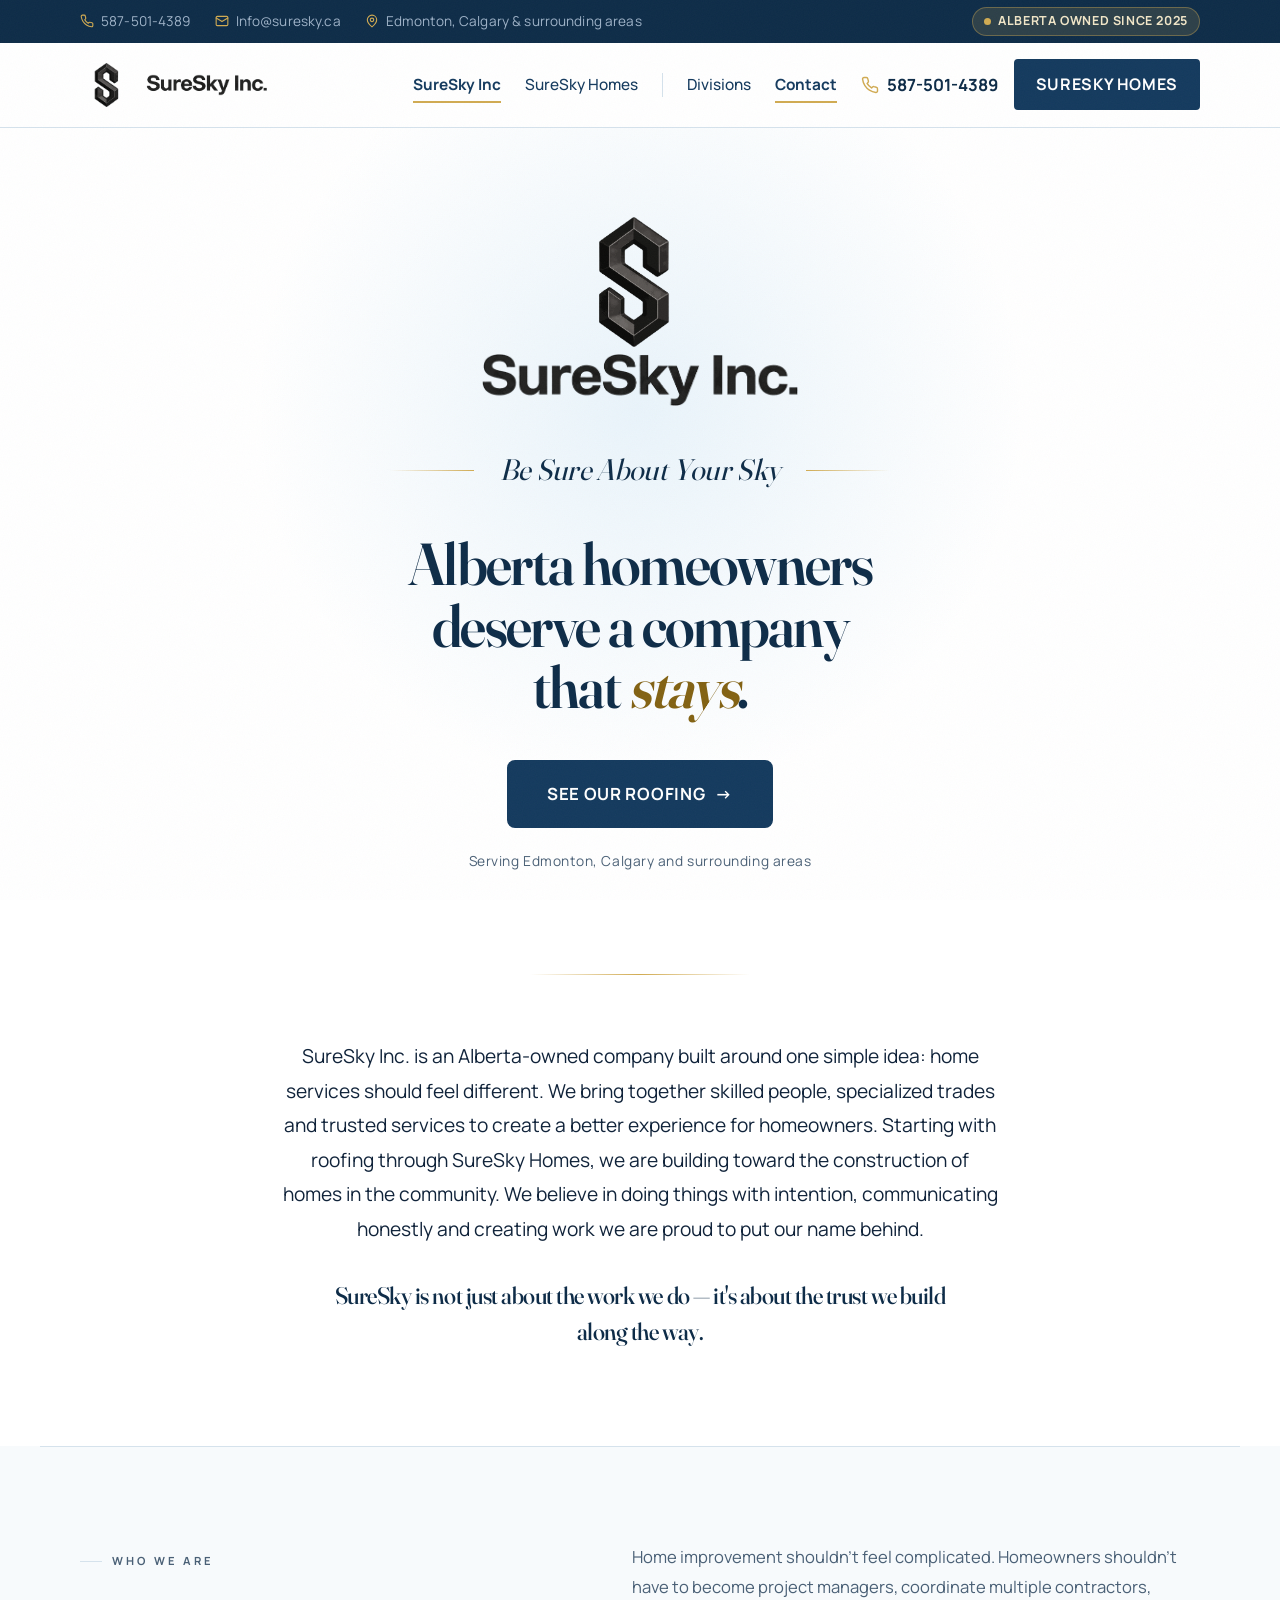
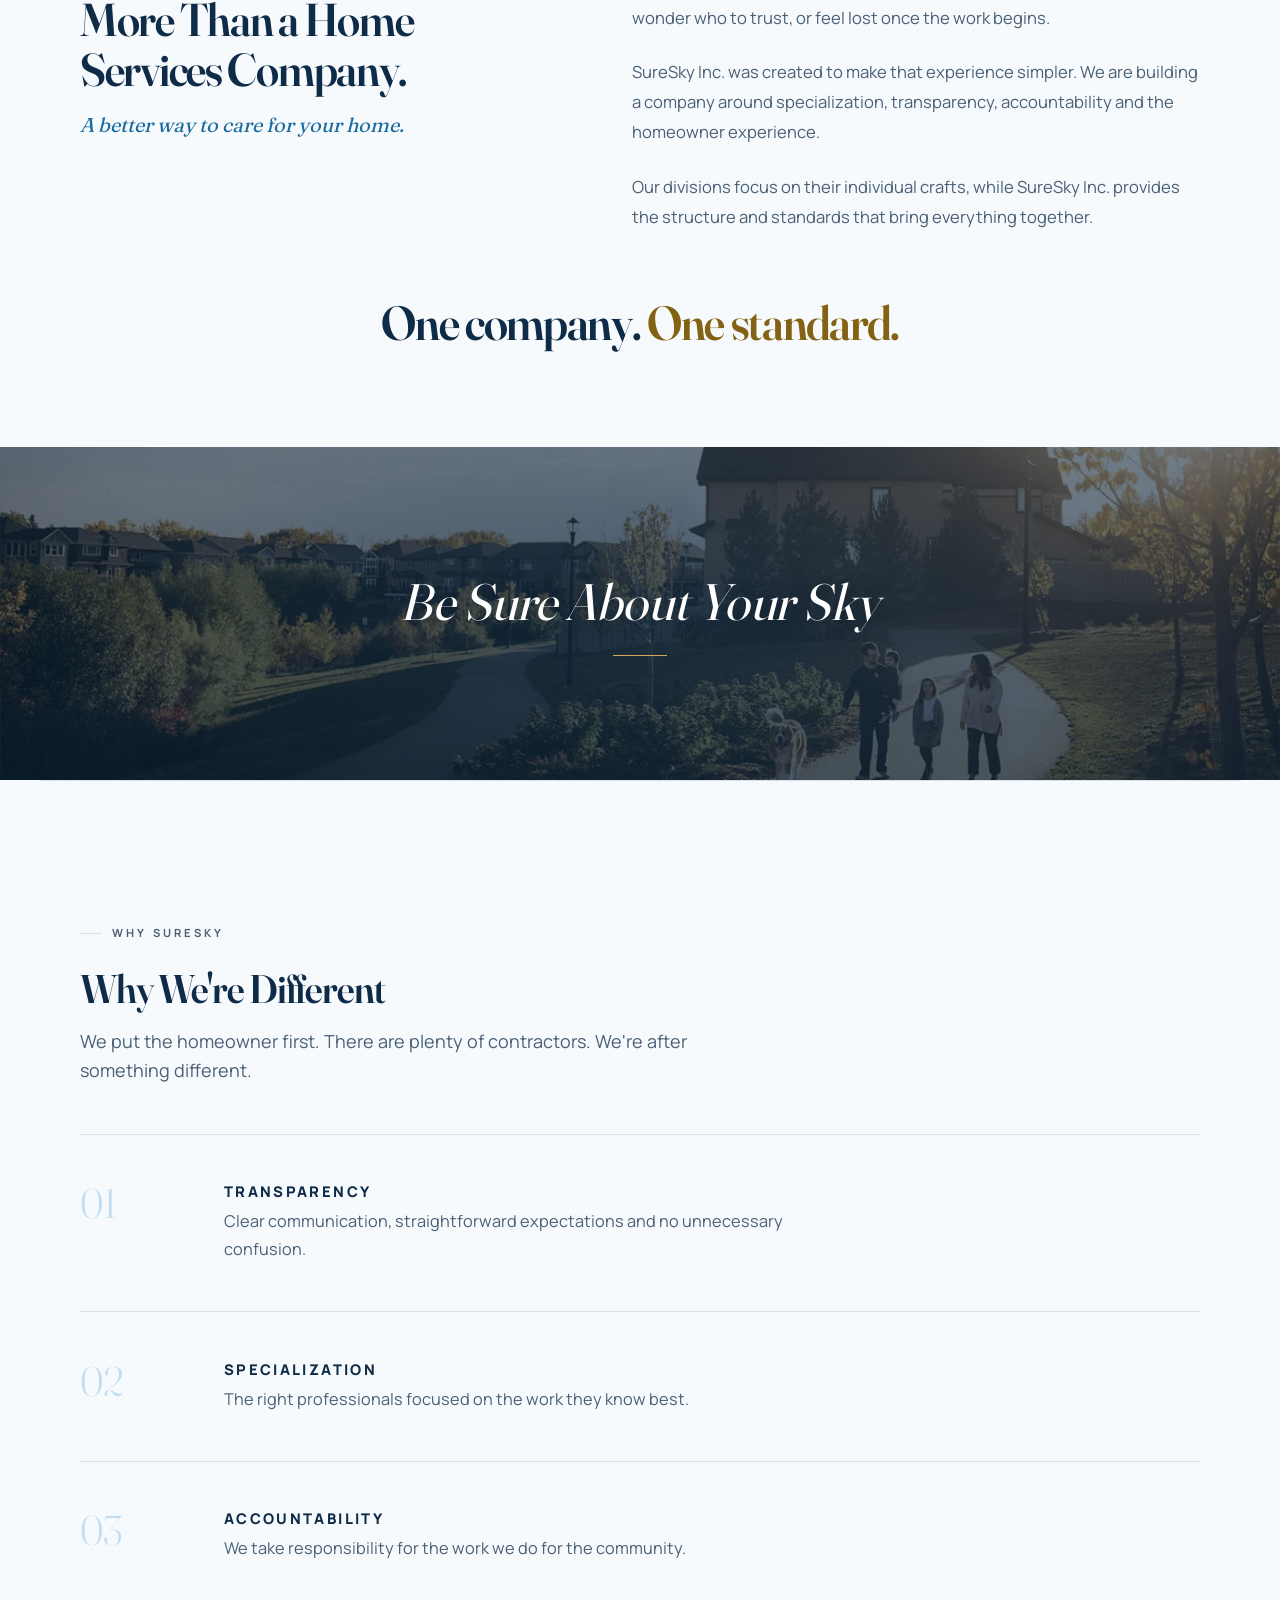
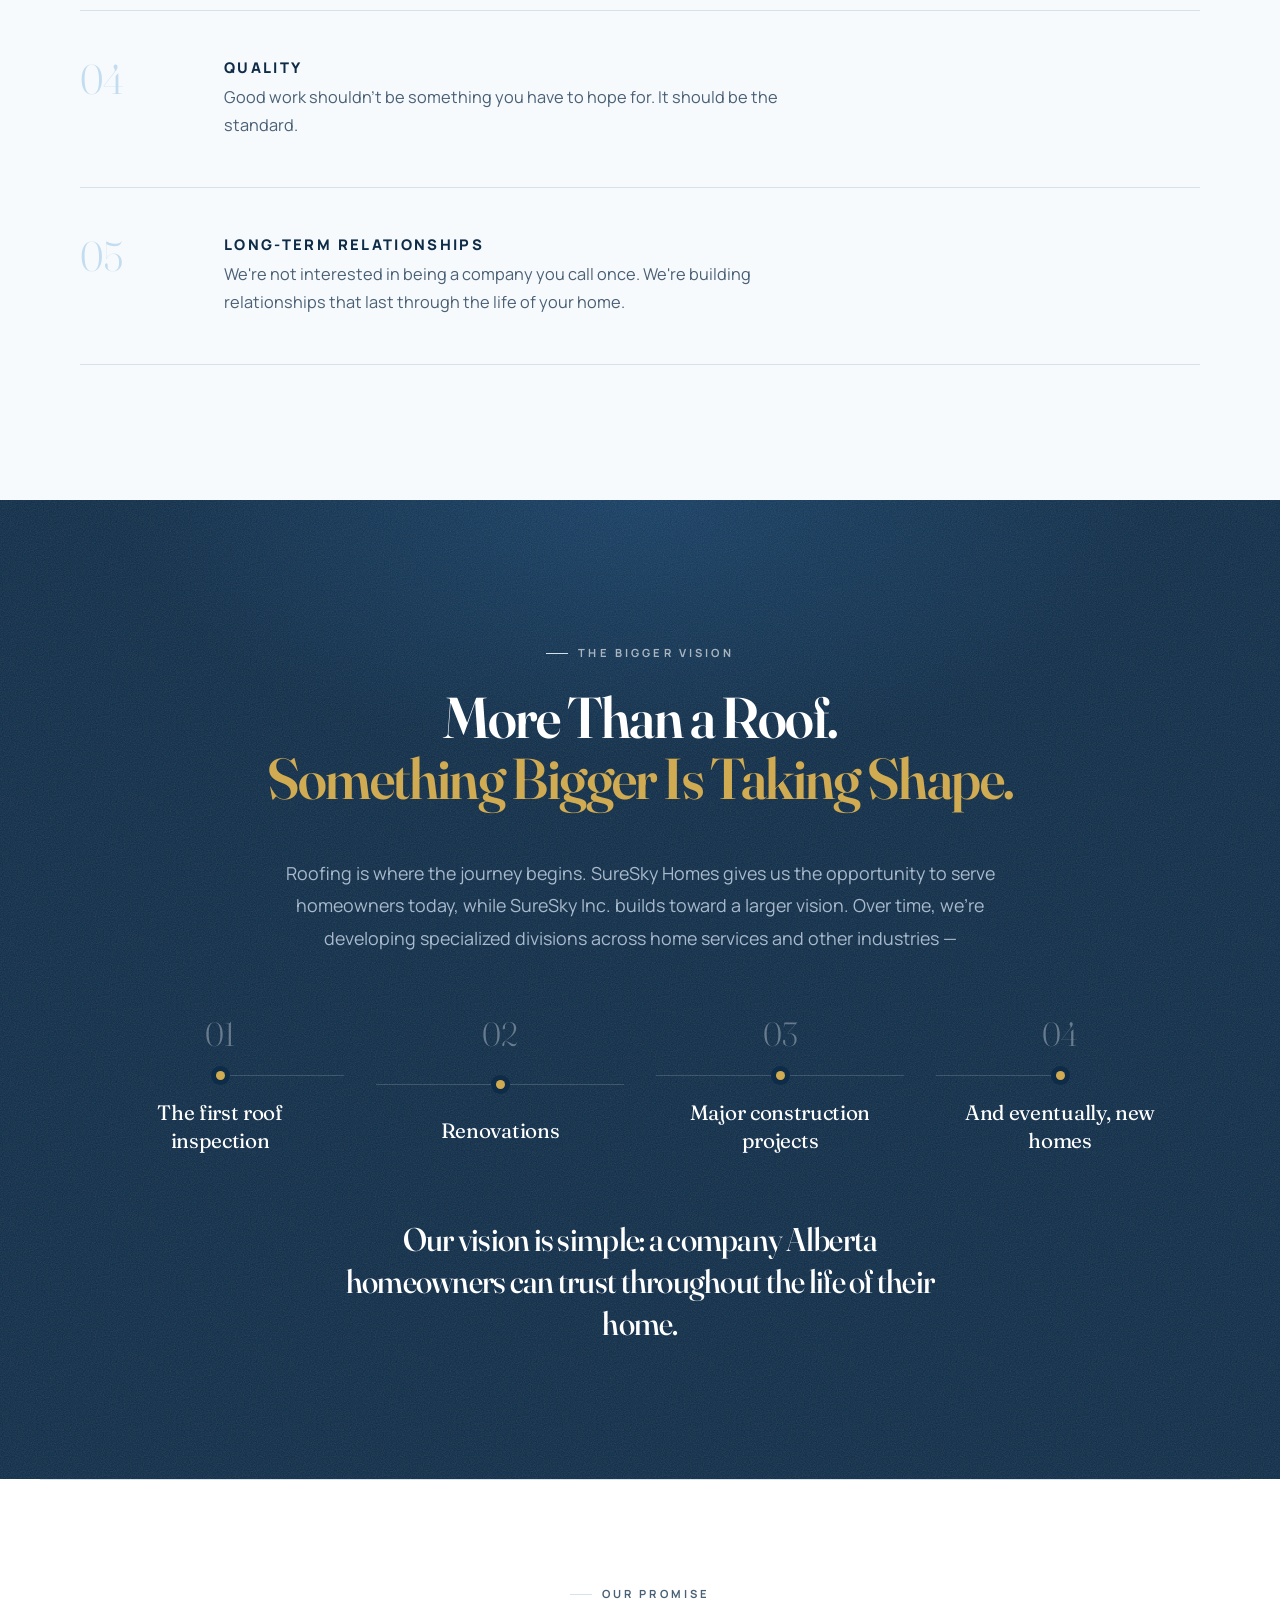
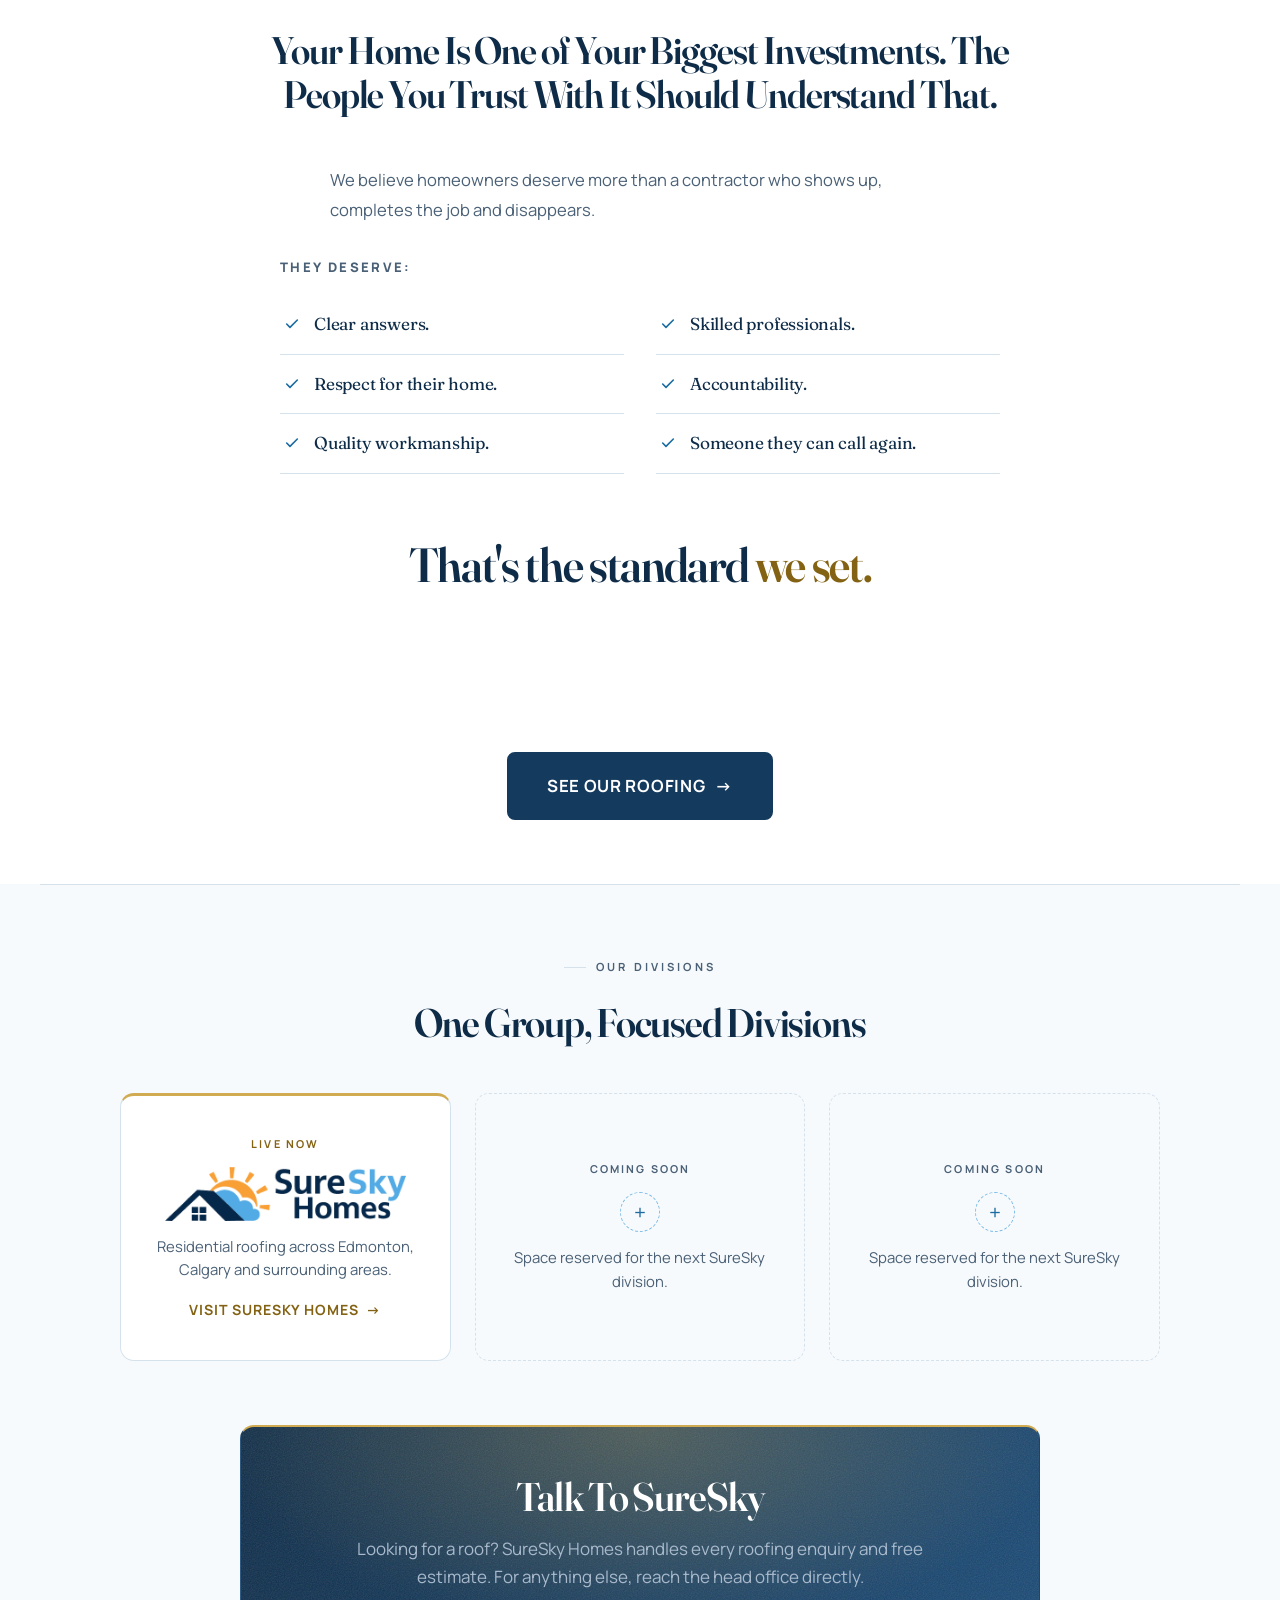
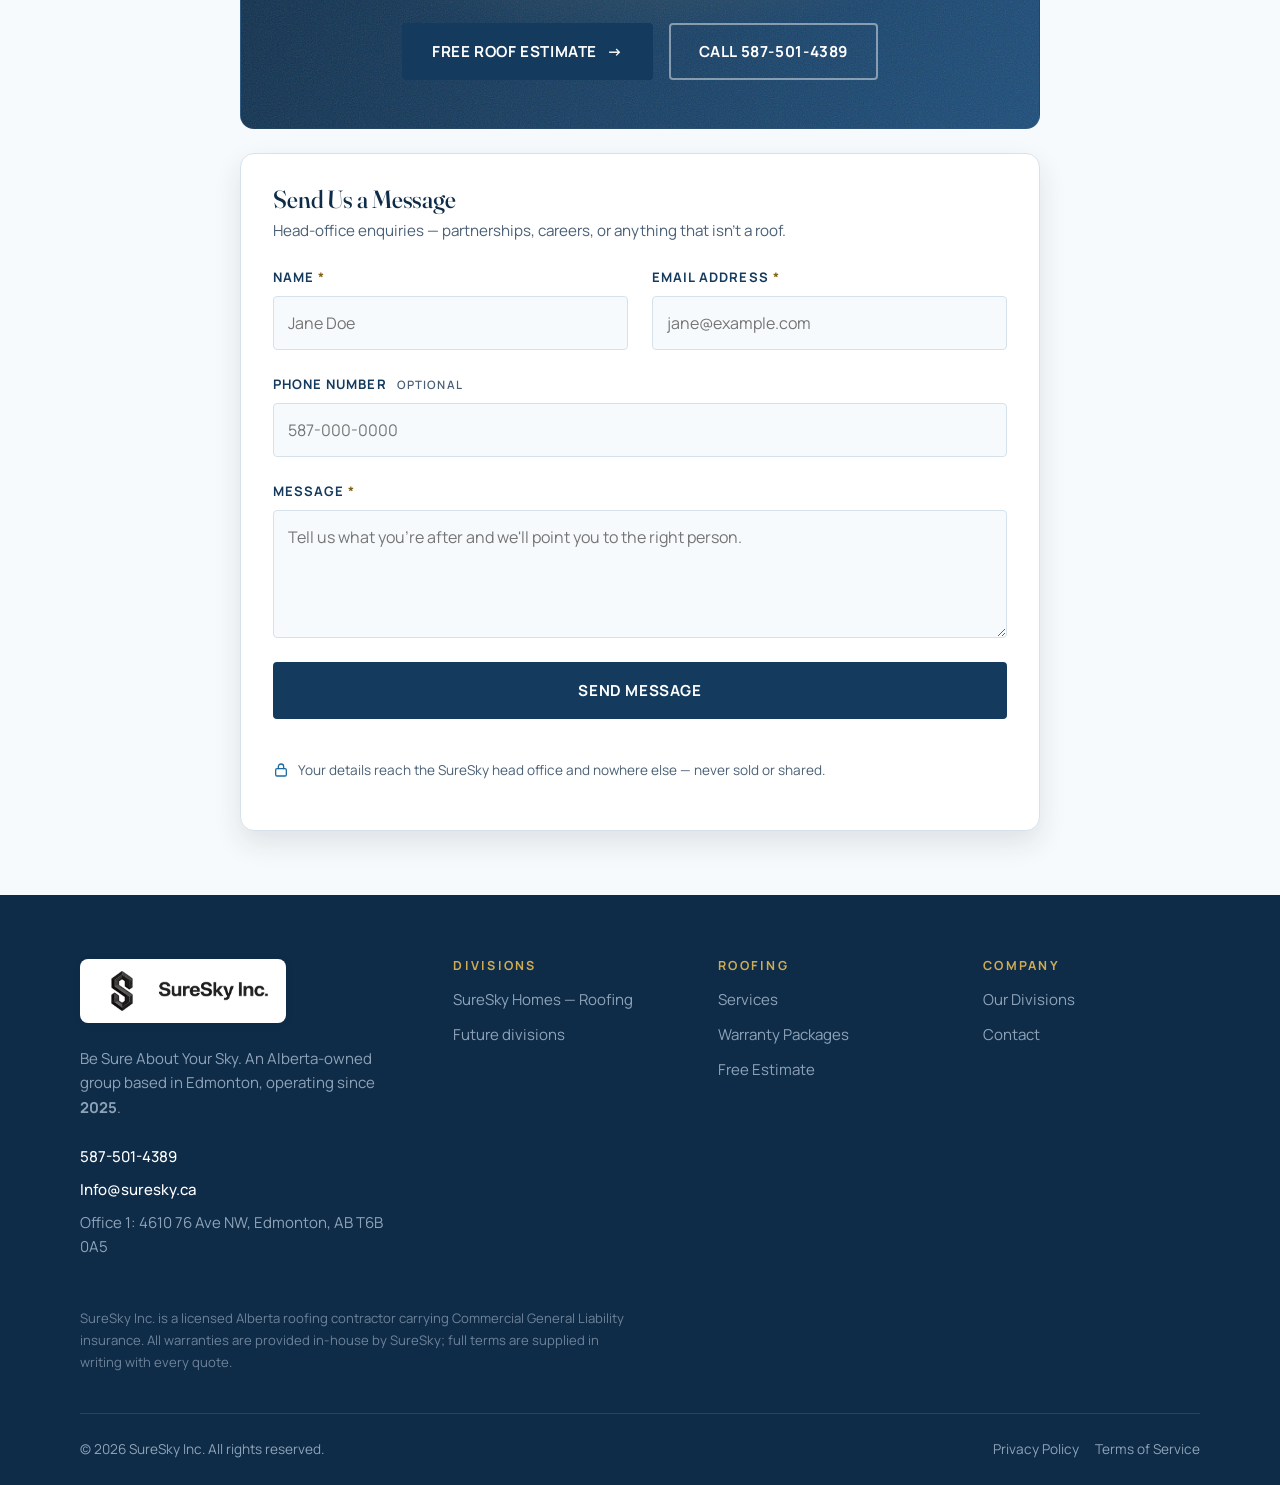
<file: index.html>
<!DOCTYPE html>
<html lang="en-CA">
<head>
<!-- Google tag (gtag.js) -->
<script async src="https://www.googletagmanager.com/gtag/js?id=G-XSYNY932LQ"></script>
<script>
  window.dataLayer = window.dataLayer || [];
  function gtag(){dataLayer.push(arguments);}
  gtag('js', new Date());
  gtag('config', 'G-XSYNY932LQ');
</script>
<meta charset="utf-8">
<meta name="viewport" content="width=device-width, initial-scale=1">
<title>SureSky Inc. | Be Sure About Your Sky</title>
<meta name="description" content="SureSky Inc. is an Alberta-owned group based in Edmonton. Our residential roofing division, SureSky Homes, serves Edmonton, Calgary and surrounding areas.">
<meta name="robots" content="index, follow, max-image-preview:large">
<link rel="canonical" href="https://www.suresky.ca/">

<!-- Open Graph -->
<meta property="og:type" content="website">
<meta property="og:site_name" content="SureSky Inc.">
<meta property="og:title" content="SureSky Inc. | Be Sure About Your Sky">
<meta property="og:description" content="An Alberta-owned group based in Edmonton. Roofing delivered through our division, SureSky Homes.">
<meta property="og:url" content="https://www.suresky.ca/">
<meta property="og:locale" content="en_CA">
<meta property="og:image" content="https://www.suresky.ca/assets/og-inc.png?v=3">
<meta property="og:image:width" content="1200">
<meta property="og:image:height" content="630">
<meta property="og:image:alt" content="SureSky Inc. — Be Sure About Your Sky">
<meta name="twitter:card" content="summary_large_image">
<meta name="twitter:image" content="https://www.suresky.ca/assets/og-inc.png?v=3">
<meta name="theme-color" content="#143A5E">

<link rel="icon" type="image/png" sizes="32x32" href="assets/favicon-inc-32.png">
<link rel="apple-touch-icon" sizes="180x180" href="assets/favicon-inc-180.png">

<link rel="preload" href="assets/fonts/Manrope-Variable.woff2" as="font" type="font/woff2" crossorigin>
<link rel="preload" href="assets/fonts/Fraunces-Variable.woff2" as="font" type="font/woff2" crossorigin>
<link rel="stylesheet" href="styles.css?v=20260806c">

<script type="application/ld+json">
{
  "@context": "https://schema.org",
  "@type": "Organization",
  "@id": "https://www.suresky.ca/#organization",
  "name": "SureSky Inc.",
  "alternateName": "SureSky",
  "slogan": "Be Sure About Your Sky",
  "url": "https://www.suresky.ca/",
  "email": "Info@suresky.ca",
  "telephone": "+1-587-501-4389",
  "foundingDate": "2025",
  "areaServed": { "@type": "State", "name": "Alberta" },
  "address": {
    "@type": "PostalAddress",
    "streetAddress": "4610 76 Ave NW",
    "addressLocality": "Edmonton",
    "addressRegion": "AB",
    "postalCode": "T6B 0A5",
    "addressCountry": "CA"
  },
  "subOrganization": {
    "@type": "RoofingContractor",
    "name": "SureSky Homes",
    "url": "https://www.suresky.ca/homes",
    "description": "Residential roofing division of SureSky Inc., serving Edmonton, Calgary and surrounding areas."
  }
}
</script>
</head>

<body class="page-inc">

<!-- Page splash — white to match the hero this page opens on. CSS-only and
     self-clearing; see "18d. PAGE SPLASH" in styles.css. -->
<div class="splash" aria-hidden="true">
  <img class="splash__logo" src="assets/logo-suresky-inc.png"
       alt="" width="1022" height="240" fetchpriority="high" decoding="async">
</div>

<a class="skip-link" href="#main">Skip to main content</a>

<!-- ============================================================
     ICON SPRITE
     ============================================================ -->
<svg width="0" height="0" style="position:absolute" aria-hidden="true" focusable="false">
  <symbol id="i-phone" viewBox="0 0 24 24" fill="none" stroke="currentColor" stroke-width="1.9" stroke-linecap="round" stroke-linejoin="round"><path d="M22 16.9v3a2 2 0 0 1-2.2 2 19.8 19.8 0 0 1-8.6-3.1 19.5 19.5 0 0 1-6-6A19.8 19.8 0 0 1 2.1 4.2 2 2 0 0 1 4.1 2h3a2 2 0 0 1 2 1.7c.1 1 .4 1.9.7 2.8a2 2 0 0 1-.5 2.1L8.1 9.9a16 16 0 0 0 6 6l1.3-1.3a2 2 0 0 1 2.1-.4c.9.3 1.8.6 2.8.7a2 2 0 0 1 1.7 2z"/></symbol>
  <symbol id="i-mail" viewBox="0 0 24 24" fill="none" stroke="currentColor" stroke-width="1.9" stroke-linecap="round" stroke-linejoin="round"><rect x="2" y="4" width="20" height="16" rx="2"/><path d="m2 7 10 6 10-6"/></symbol>
  <symbol id="i-pin" viewBox="0 0 24 24" fill="none" stroke="currentColor" stroke-width="1.9" stroke-linecap="round" stroke-linejoin="round"><path d="M20 10c0 6-8 12-8 12s-8-6-8-12a8 8 0 0 1 16 0z"/><circle cx="12" cy="10" r="3"/></symbol>
  <symbol id="i-check" viewBox="0 0 24 24" fill="none" stroke="currentColor" stroke-width="2.4" stroke-linecap="round" stroke-linejoin="round"><path d="m20 6-11 11-5-5"/></symbol>
  <symbol id="i-alert" viewBox="0 0 24 24" fill="none" stroke="currentColor" stroke-width="1.9" stroke-linecap="round" stroke-linejoin="round"><path d="M10.3 3.9 1.9 18a2 2 0 0 0 1.7 3h16.8a2 2 0 0 0 1.7-3L13.7 3.9a2 2 0 0 0-3.4 0z"/><path d="M12 9v4M12 17h.01"/></symbol>
  <symbol id="i-lock" viewBox="0 0 24 24" fill="none" stroke="currentColor" stroke-width="1.9" stroke-linecap="round" stroke-linejoin="round"><rect x="4" y="10" width="16" height="11" rx="2"/><path d="M8 10V7a4 4 0 0 1 8 0v3"/></symbol>
</svg>

<!-- ============================================================
     TOP UTILITY BAR
     ============================================================ -->
<div class="topbar">
  <div class="container topbar__inner">
    <div class="topbar__list">
      <a class="topbar__item" href="tel:+15875014389">
        <svg aria-hidden="true"><use href="#i-phone"></use></svg>
        <span>587-501-4389</span>
      </a>
      <a class="topbar__item topbar__item--hours" href="mailto:Info@suresky.ca">
        <svg aria-hidden="true"><use href="#i-mail"></use></svg>
        Info@suresky.ca
      </a>
      <span class="topbar__item topbar__item--areas">
        <svg aria-hidden="true"><use href="#i-pin"></use></svg>
        Edmonton, Calgary &amp; surrounding areas
      </span>
    </div>
    <span class="topbar__badge">
      <span class="topbar__pulse"></span> Alberta Owned Since 2025
    </span>
  </div>
</div>

<!-- ============================================================
     STICKY HEADER — nav kept consistent with SureSky Homes
     ============================================================ -->
<header class="site-header" id="siteHeader">
  <div class="container nav">
    <a class="logo" href="/" aria-label="SureSky Inc — back to top">
      <img class="logo__img" src="assets/logo-suresky-inc.png"
           alt="SureSky Inc." width="1022" height="240"
           fetchpriority="high" decoding="async">
    </a>

    <nav class="nav__links" id="navLinks" aria-label="Main">
      <a class="nav__link is-active" href="/" aria-current="page">SureSky Inc</a>
      <a class="nav__link" href="/homes">SureSky Homes</a>
      <span class="nav__divider" aria-hidden="true"></span>
      <a class="nav__link" href="#divisions">Divisions</a>
      <a class="nav__link" href="#contact">Contact</a>
      <a class="btn btn--sm" href="/homes">SureSky Homes</a>
    </nav>

    <div class="nav__actions">
      <a class="nav__phone" href="tel:+15875014389">
        <svg aria-hidden="true"><use href="#i-phone"></use></svg>
        <span class="nav__phone-label">587-501-4389</span>
      </a>
      <a class="btn btn--sm btn--header" href="/homes">SureSky Homes</a>
      <button class="nav__toggle" id="navToggle" aria-expanded="false" aria-controls="navLinks" aria-label="Toggle navigation menu">
        <span></span><span></span><span></span>
      </button>
    </div>
  </div>
</header>

<main id="main">

<!-- ============================================================
     HERO — large brand mark, tagline, one focal CTA
     ============================================================ -->
<section class="intro-hero">
  <div class="container intro-hero__inner">

    <span class="intro-hero__lockup">
      <img class="intro-hero__mark" src="assets/logo-suresky-inc-mark.png"
           alt="" width="512" height="393" fetchpriority="high" decoding="async">
      <img class="intro-hero__word" src="assets/logo-suresky-inc-wordmark.png"
           alt="SureSky Inc." width="657" height="110" fetchpriority="high" decoding="async">
    </span>

    <p class="motto"><span class="motto__text">Be Sure About Your Sky</span></p>

    <h1 class="intro-hero__title">Alberta homeowners deserve a company that <em>stays</em>.</h1>

    <p class="intro-hero__cta">
      <a class="btn btn--xl" href="/homes">
        See Our Roofing
        <span class="btn__arrow" aria-hidden="true">&rarr;</span>
      </a>
    </p>

    <p class="intro-hero__note">Serving Edmonton, Calgary and surrounding areas</p>

  </div>
</section>

<!-- ============================================================
     MISSION — the lead-in statement, straight off the hero
     ============================================================ -->
<section class="section section--snug section--white mission">
  <div class="container container--narrow">
    <p class="mission__text reveal">
      SureSky Inc. is an Alberta-owned company built around one simple idea: home services
      should feel different. We bring together skilled people, specialized trades and trusted
      services to create a better experience for homeowners. Starting with roofing through
      SureSky Homes, we are building toward the construction of homes in the community. We
      believe in doing things with intention, communicating honestly and creating work we are
      proud to put our name behind.
    </p>
    <p class="mission__close reveal">
      SureSky is not just about the work we do — it's about the trust we build along the way.
    </p>
  </div>
</section>

<!-- ============================================================
     WHO WE ARE
     ============================================================ -->
<section class="section section--rule" id="about">
  <div class="container">

    <div class="split reveal">
      <div class="split__lead">
        <p class="eyebrow">Who We Are</p>
        <h2 class="dtitle">More Than a Home Services Company.</h2>
        <p class="split__sub">A better way to care for your home.</p>
      </div>

      <div class="split__body">
        <p>
          Home improvement shouldn't feel complicated. Homeowners shouldn't have to become
          project managers, coordinate multiple contractors, wonder who to trust, or feel lost
          once the work begins.
        </p>
        <p>
          SureSky Inc. was created to make that experience simpler. We are building a company
          around specialization, transparency, accountability and the homeowner experience.
        </p>
        <p>
          Our divisions focus on their individual crafts, while SureSky Inc. provides the
          structure and standards that bring everything together.
        </p>
      </div>
    </div>

    <p class="statement reveal">One company. <em>One standard.</em></p>
  </div>
</section>

<!-- ============================================================
     SKY BAND — full-bleed lifestyle photograph carrying the motto a second
     time. The navy veil over it both holds the motto legible and pulls the
     image into the site palette.
     ============================================================ -->
<section class="skyband" aria-labelledby="skyband-motto">
  <picture>
    <source srcset="assets/sky-band-family-walk.webp" type="image/webp">
    <img class="skyband__img" src="assets/sky-band-family-walk.jpg"
         alt="A family walking their dog on a neighbourhood path at golden hour, homes in the background"
         width="1400" height="933" loading="lazy" decoding="async">
  </picture>
  <div class="skyband__veil" aria-hidden="true"></div>
  <p class="skyband__motto" id="skyband-motto">
    <span class="signature">Be Sure About Your Sky</span>
  </p>
</section>

<!-- ============================================================
     WHY SURESKY — five values as a numbered editorial list
     ============================================================ -->
<section class="section section--rule section--airy" id="why">
  <div class="container">
    <div class="section-head reveal">
      <p class="eyebrow">Why SureSky</p>
      <h2 class="dtitle">Why We're Different</h2>
      <p class="lead">
        We put the homeowner first. There are plenty of contractors. We're after something
        different.
      </p>
    </div>

    <ol class="vlist">
      <li class="vitem reveal">
        <span class="vitem__num" aria-hidden="true">01</span>
        <div class="vitem__body">
          <h3>Transparency</h3>
          <p>Clear communication, straightforward expectations and no unnecessary confusion.</p>
        </div>
      </li>
      <li class="vitem reveal">
        <span class="vitem__num" aria-hidden="true">02</span>
        <div class="vitem__body">
          <h3>Specialization</h3>
          <p>The right professionals focused on the work they know best.</p>
        </div>
      </li>
      <li class="vitem reveal">
        <span class="vitem__num" aria-hidden="true">03</span>
        <div class="vitem__body">
          <h3>Accountability</h3>
          <p>We take responsibility for the work we do for the community.</p>
        </div>
      </li>
      <li class="vitem reveal">
        <span class="vitem__num" aria-hidden="true">04</span>
        <div class="vitem__body">
          <h3>Quality</h3>
          <p>Good work shouldn't be something you have to hope for. It should be the standard.</p>
        </div>
      </li>
      <li class="vitem reveal">
        <span class="vitem__num" aria-hidden="true">05</span>
        <div class="vitem__body">
          <h3>Long-Term Relationships</h3>
          <p>
            We're not interested in being a company you call once. We're building relationships
            that last through the life of your home.
          </p>
        </div>
      </li>
    </ol>
  </div>
</section>

<!-- ============================================================
     THE BIGGER VISION — the standout band on the page
     ============================================================ -->
<section class="section section--dark section--airy vision" id="vision">
  <div class="container">
    <div class="section-head section-head--center reveal">
      <p class="eyebrow">The Bigger Vision</p>
      <h2 class="vision__title">More Than a Roof.<br><em>Something Bigger Is Taking Shape.</em></h2>
    </div>

    <p class="vision__lead reveal">
      Roofing is where the journey begins. SureSky Homes gives us the opportunity to serve
      homeowners today, while SureSky Inc. builds toward a larger vision. Over time, we're
      developing specialized divisions across home services and other industries —
    </p>

    <ol class="track reveal">
      <li class="track__stop">
        <span class="track__num" aria-hidden="true">01</span>
        <span class="track__rail" aria-hidden="true"><span class="track__dot"></span></span>
        <span class="track__label">The first roof inspection</span>
      </li>
      <li class="track__stop">
        <span class="track__num" aria-hidden="true">02</span>
        <span class="track__rail" aria-hidden="true"><span class="track__dot"></span></span>
        <span class="track__label">Renovations</span>
      </li>
      <li class="track__stop">
        <span class="track__num" aria-hidden="true">03</span>
        <span class="track__rail" aria-hidden="true"><span class="track__dot"></span></span>
        <span class="track__label">Major construction projects</span>
      </li>
      <li class="track__stop">
        <span class="track__num" aria-hidden="true">04</span>
        <span class="track__rail" aria-hidden="true"><span class="track__dot"></span></span>
        <span class="track__label">And eventually, new homes</span>
      </li>
    </ol>

    <p class="vision__close reveal">
      Our vision is simple: a company Alberta homeowners can trust throughout the life of
      their home.
    </p>
  </div>
</section>

<!-- ============================================================
     OUR PROMISE
     ============================================================ -->
<section class="section section--white section--rule" id="promise">
  <div class="container container--narrow">
    <div class="section-head section-head--center reveal">
      <p class="eyebrow">Our Promise</p>
      <h2 class="promise__title">
        Your Home Is One of Your Biggest Investments. The People You Trust With It Should
        Understand That.
      </h2>
    </div>

    <p class="prose prose--single reveal">
      We believe homeowners deserve more than a contractor who shows up, completes the job and
      disappears.
    </p>

    <p class="promise__kicker reveal">They deserve:</p>
    <ul class="promise-list reveal">
      <li><svg aria-hidden="true"><use href="#i-check"></use></svg>Clear answers.</li>
      <li><svg aria-hidden="true"><use href="#i-check"></use></svg>Skilled professionals.</li>
      <li><svg aria-hidden="true"><use href="#i-check"></use></svg>Respect for their home.</li>
      <li><svg aria-hidden="true"><use href="#i-check"></use></svg>Accountability.</li>
      <li><svg aria-hidden="true"><use href="#i-check"></use></svg>Quality workmanship.</li>
      <li><svg aria-hidden="true"><use href="#i-check"></use></svg>Someone they can call again.</li>
    </ul>

    <p class="statement reveal">That's the standard <em>we set.</em></p>
  </div>
</section>

<!-- ============================================================
     SECONDARY CTA — mirrors the hero button
     ============================================================ -->
<section class="section section--tight section--white">
  <div class="container container--narrow">
    <p class="endcta reveal">
      <a class="btn btn--xl" href="/homes">
        See Our Roofing
        <span class="btn__arrow" aria-hidden="true">&rarr;</span>
      </a>
    </p>
  </div>
</section>

<!-- ============================================================
     OUR DIVISIONS — one live, room reserved for more
     ============================================================ -->
<section class="section section--tight section--rule" id="divisions">
  <div class="container">
    <div class="section-head section-head--center reveal">
      <p class="eyebrow">Our Divisions</p>
      <h2>One Group, Focused Divisions</h2>
    </div>

    <div class="dgrid reveal">

      <a class="dcard dcard--live" href="/homes">
        <span class="dcard__status">Live now</span>
        <h3 class="dcard__title">
          <img class="dcard__logo" src="assets/logo-suresky-homes.png?v=20260804c"
               alt="SureSky Homes" width="1072" height="240" loading="lazy" decoding="async">
        </h3>
        <p class="dcard__desc">Residential roofing across Edmonton, Calgary and surrounding areas.</p>
        <span class="tlink">Visit SureSky Homes</span>
      </a>

      <!-- PLACEHOLDER: future_division — replace when a second division launches -->
      <div class="dcard dcard--soon" data-placeholder="future_division">
        <span class="dcard__status">Coming soon</span>
        <span class="dcard__plus" aria-hidden="true">+</span>
        <p class="dcard__desc">Space reserved for the next SureSky division.</p>
      </div>

      <!-- PLACEHOLDER: future_division -->
      <div class="dcard dcard--soon" data-placeholder="future_division">
        <span class="dcard__status">Coming soon</span>
        <span class="dcard__plus" aria-hidden="true">+</span>
        <p class="dcard__desc">Space reserved for the next SureSky division.</p>
      </div>

    </div>
  </div>
</section>

<!-- ============================================================
     CONTACT — brief, routes roofing enquiries to SureSky Homes
     ============================================================ -->
<section class="section section--tight" id="contact">
  <div class="container container--narrow">
    <div class="cta-band reveal">
      <h2>Talk To SureSky</h2>
      <!-- PLACEHOLDER: contact_intro -->
      <p data-placeholder="contact_intro">
        Looking for a roof? SureSky Homes handles every roofing enquiry and free estimate.
        For anything else, reach the head office directly.
      </p>
      <div class="cta-band__btns">
        <a class="btn" href="/homes#estimate">
          Free Roof Estimate
          <span class="btn__arrow" aria-hidden="true">→</span>
        </a>
        <a class="btn btn--onDark" href="tel:+15875014389">Call 587-501-4389</a>
      </div>
    </div>

    <div class="form-card reveal">
      <h3 class="form-card__title">Send Us a Message</h3>
      <p class="form-card__sub">
        Head-office enquiries — partnerships, careers, or anything that isn't a roof.
      </p>

      <!-- LIVE FORM — shares the Formspree endpoint and the fetch() handler in
           script.js with the Homes estimate form; the two are told apart by
           their _subject. `data-endpoint` is what switches the live handler on.
           The action/method below are a no-JS fallback only. -->
      <form class="form-grid" id="incForm" novalidate
            action="https://formspree.io/f/moeaaala" method="POST"
            data-endpoint="https://formspree.io/f/moeaaala"
            data-success-title="Thanks — SureSky will be in touch shortly."
            data-success-body="We reply to head-office enquiries within one business day.">

        <div class="form-grid form-grid--2" style="padding:0">
          <div class="field">
            <label for="c-name">Name <span class="req" aria-hidden="true">*</span></label>
            <input type="text" id="c-name" name="name" autocomplete="name" required placeholder="Jane Doe">
            <span class="field__error" id="err-c-name">Please enter your name.</span>
          </div>

          <div class="field">
            <label for="c-email">Email Address <span class="req" aria-hidden="true">*</span></label>
            <input type="email" id="c-email" name="email" autocomplete="email" required placeholder="jane@example.com">
            <span class="field__error" id="err-c-email">Please enter an email we can reply to.</span>
          </div>
        </div>

        <div class="field">
          <label for="c-phone">Phone Number <span class="field__opt">optional</span></label>
          <input type="tel" id="c-phone" name="phone" autocomplete="tel" placeholder="587-000-0000">
          <span class="field__error" id="err-c-phone">That doesn't look like a phone number we can reach.</span>
        </div>

        <div class="field">
          <label for="c-message">Message <span class="req" aria-hidden="true">*</span></label>
          <textarea id="c-message" name="message" required placeholder="Tell us what you're after and we'll point you to the right person."></textarea>
          <span class="field__error" id="err-c-message">Please tell us a little about your enquiry.</span>
        </div>

        <!-- Formspree honeypot — bots fill this, humans never see it. -->
        <div style="position:absolute;left:-9999px" aria-hidden="true">
          <label for="c-gotcha">Company</label>
          <input type="text" id="c-gotcha" name="_gotcha" tabindex="-1" autocomplete="off">
        </div>

        <!-- Formspree meta. _replyto is filled from the email field on submit.
             The recipient lives in the Formspree dashboard, never here. -->
        <input type="hidden" name="_subject" value="New Inquiry — SureSky Inc Website">
        <input type="hidden" name="_replyto" id="c-replyto">

        <button class="btn btn--block" type="submit" id="incSubmit">Send Message</button>

        <p class="form-note">
          <svg aria-hidden="true"><use href="#i-lock"></use></svg>
          <span>Your details reach the SureSky head office and nowhere else — never sold or shared.</span>
        </p>

        <!-- Success / error message. Text is set by script.js on submit. -->
        <div class="form-status" id="incFormStatus" role="status" aria-live="polite" tabindex="-1">
          <svg aria-hidden="true"><use href="#i-check"></use></svg>
          <span class="form-status__text"></span>
        </div>
      </form>
    </div>
  </div>
</section>

</main>

<!-- ============================================================
     FOOTER
     ============================================================ -->
<footer class="footer">
  <div class="container">
    <div class="footer__grid">

      <div>
        <a class="logo logo--chip" href="/" aria-label="SureSky Inc — back to top">
          <img class="logo__img" src="assets/logo-suresky-inc.png"
               alt="SureSky Inc." width="1022" height="240" loading="lazy" decoding="async">
        </a>
        <p class="footer__about">
          Be Sure About Your Sky. An Alberta-owned group based in Edmonton, operating since
          <strong>2025</strong>.
        </p>
        <div class="footer__contact">
          <a href="tel:+15875014389">587-501-4389</a>
          <a href="mailto:Info@suresky.ca">Info@suresky.ca</a>
          <span>Office 1: 4610 76 Ave NW, Edmonton, AB T6B 0A5</span>
        </div>
      </div>

      <div>
        <h4>Divisions</h4>
        <ul>
          <li><a href="/homes">SureSky Homes — Roofing</a></li>
          <li><a href="#divisions">Future divisions</a></li>
        </ul>
      </div>

      <div>
        <h4>Roofing</h4>
        <ul>
          <li><a href="/homes#services">Services</a></li>
          <li><a href="/homes#warranty">Warranty Packages</a></li>
          <li><a href="/homes#estimate">Free Estimate</a></li>
        </ul>
      </div>

      <div>
        <h4>Company</h4>
        <ul>
          <li><a href="#divisions">Our Divisions</a></li>
          <li><a href="#contact">Contact</a></li>
        </ul>
      </div>

    </div>

    <p class="footer__note">
      SureSky Inc. is a licensed Alberta roofing contractor carrying Commercial General Liability
      insurance. All warranties are provided in-house by SureSky; full
      terms are supplied in writing with every quote.
    </p>

    <div class="footer__bottom">
      <span>&copy; <span id="year">2026</span> SureSky Inc. All rights reserved.</span>
      <span class="footer__legal">
        <a href="#">Privacy Policy</a>
        <a href="#">Terms of Service</a>
      </span>
    </div>
  </div>
</footer>

<script src="script.js?v=20260806c" defer></script>
</body>
</html>
</file>
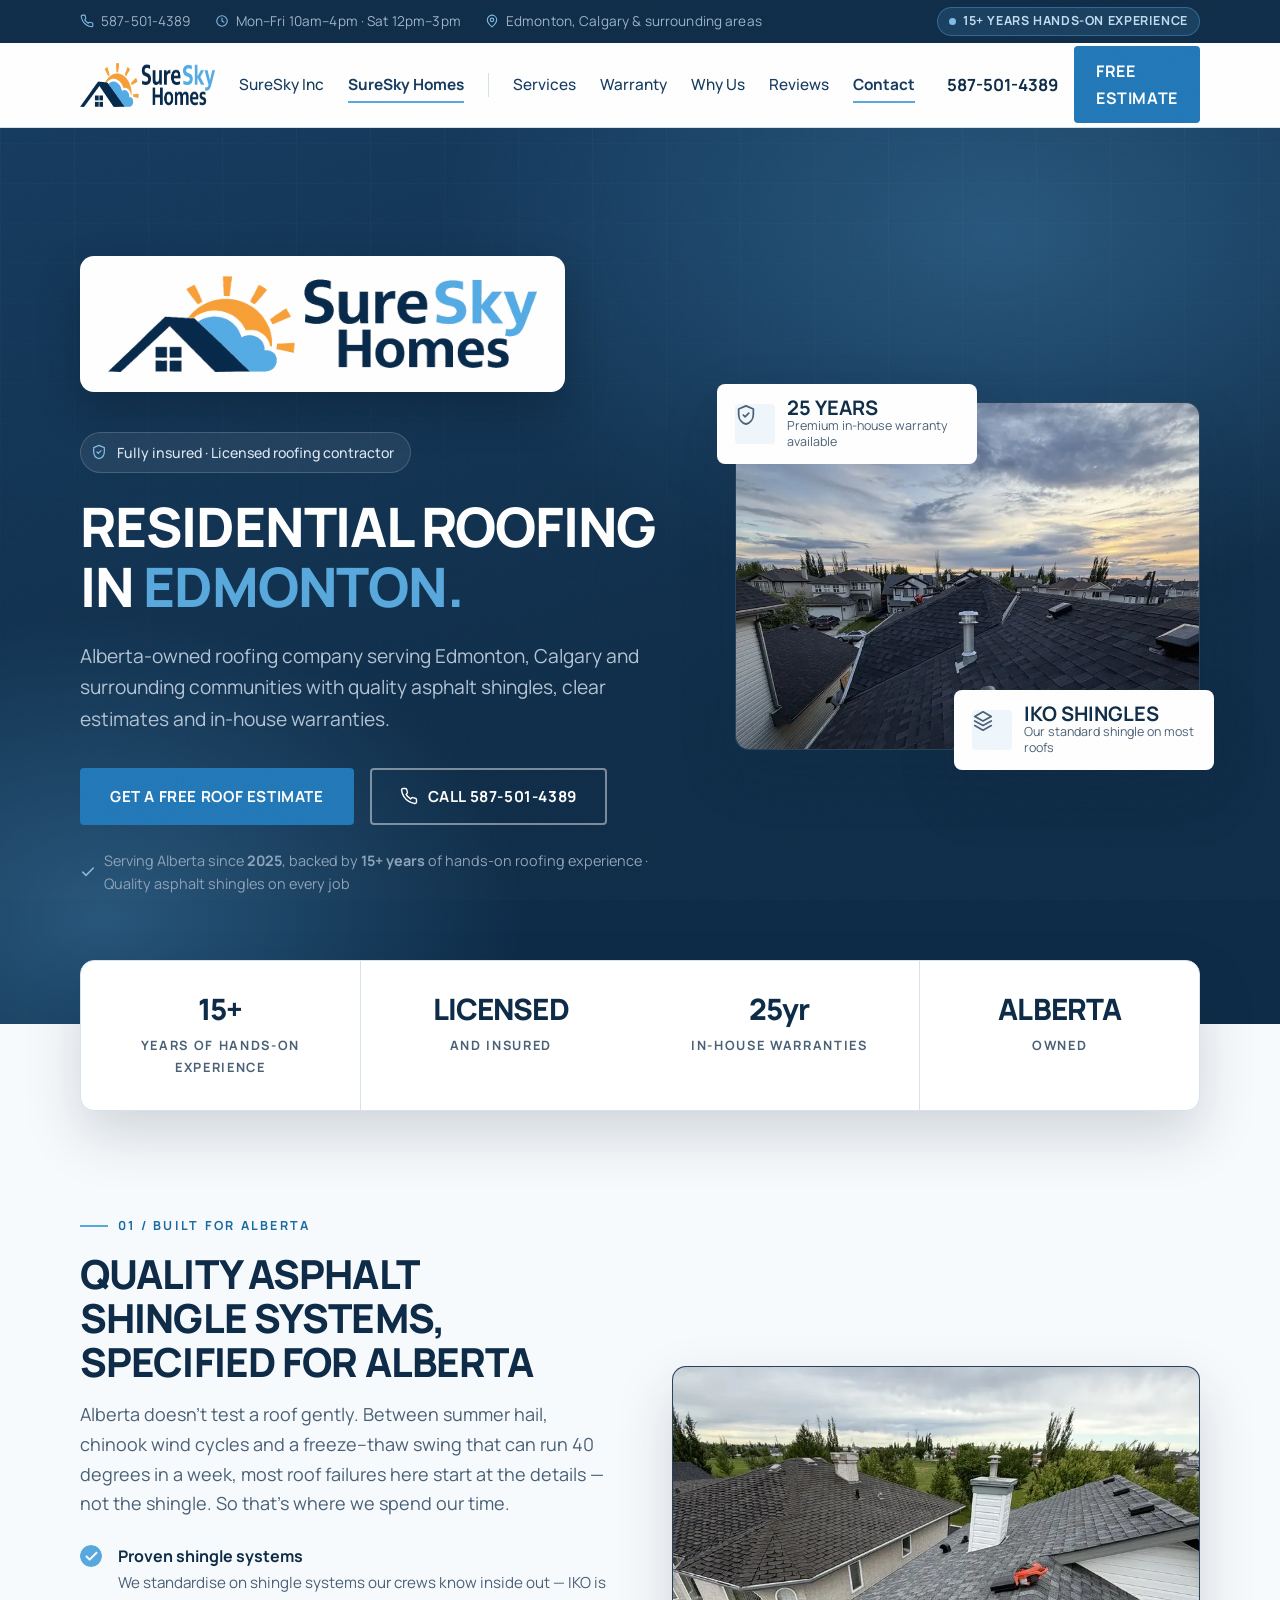
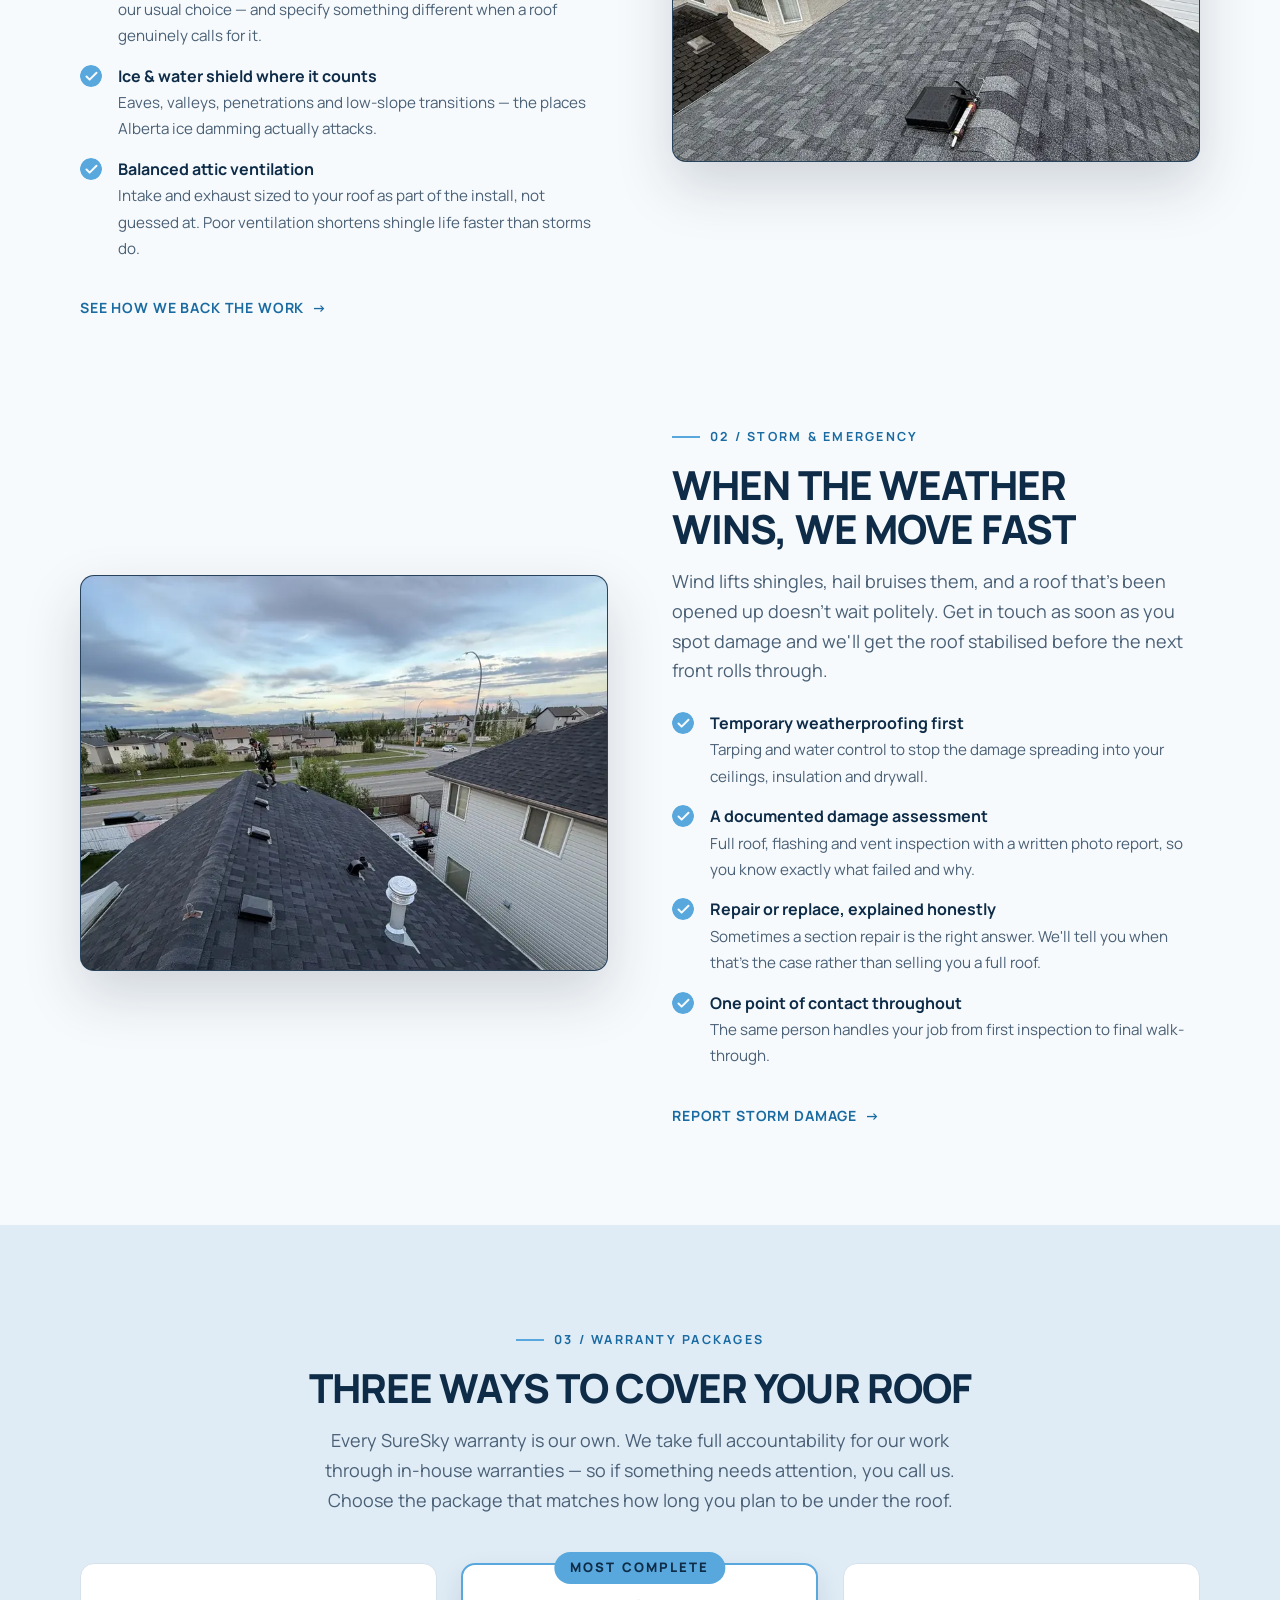
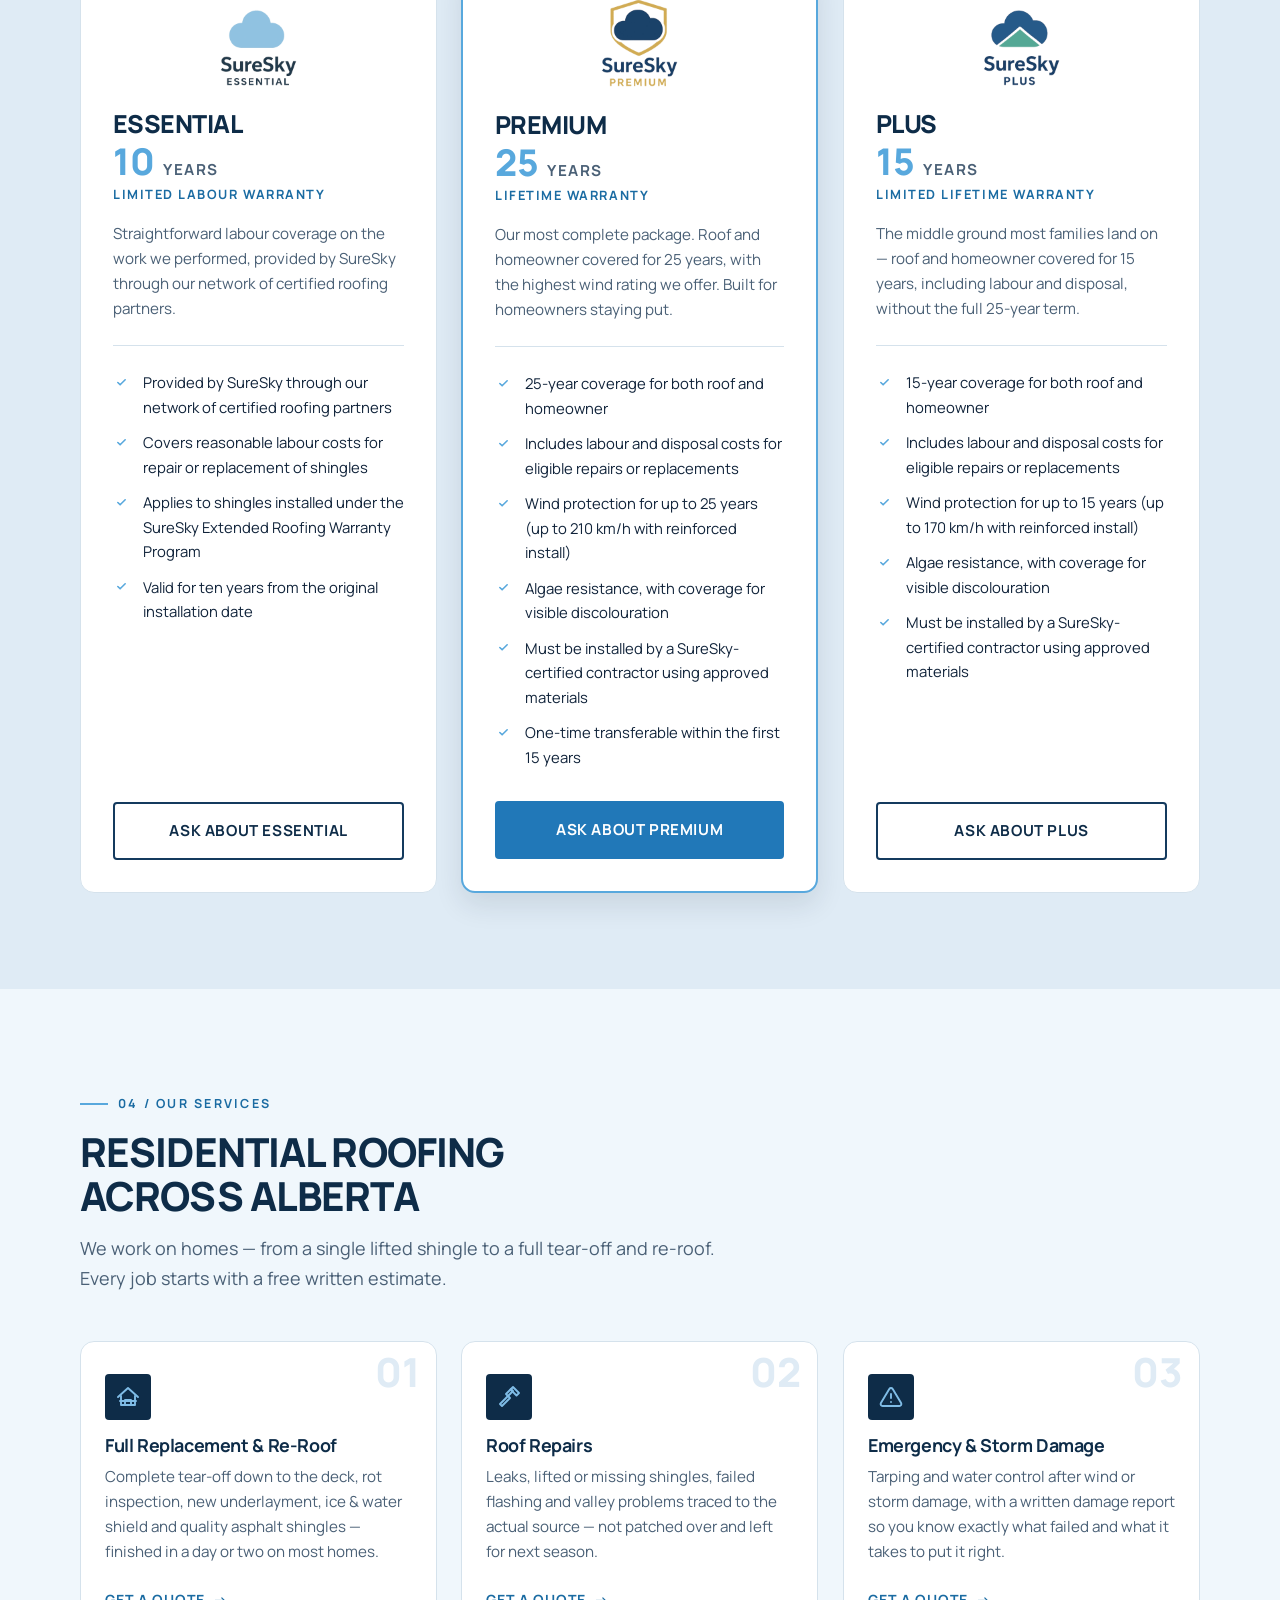
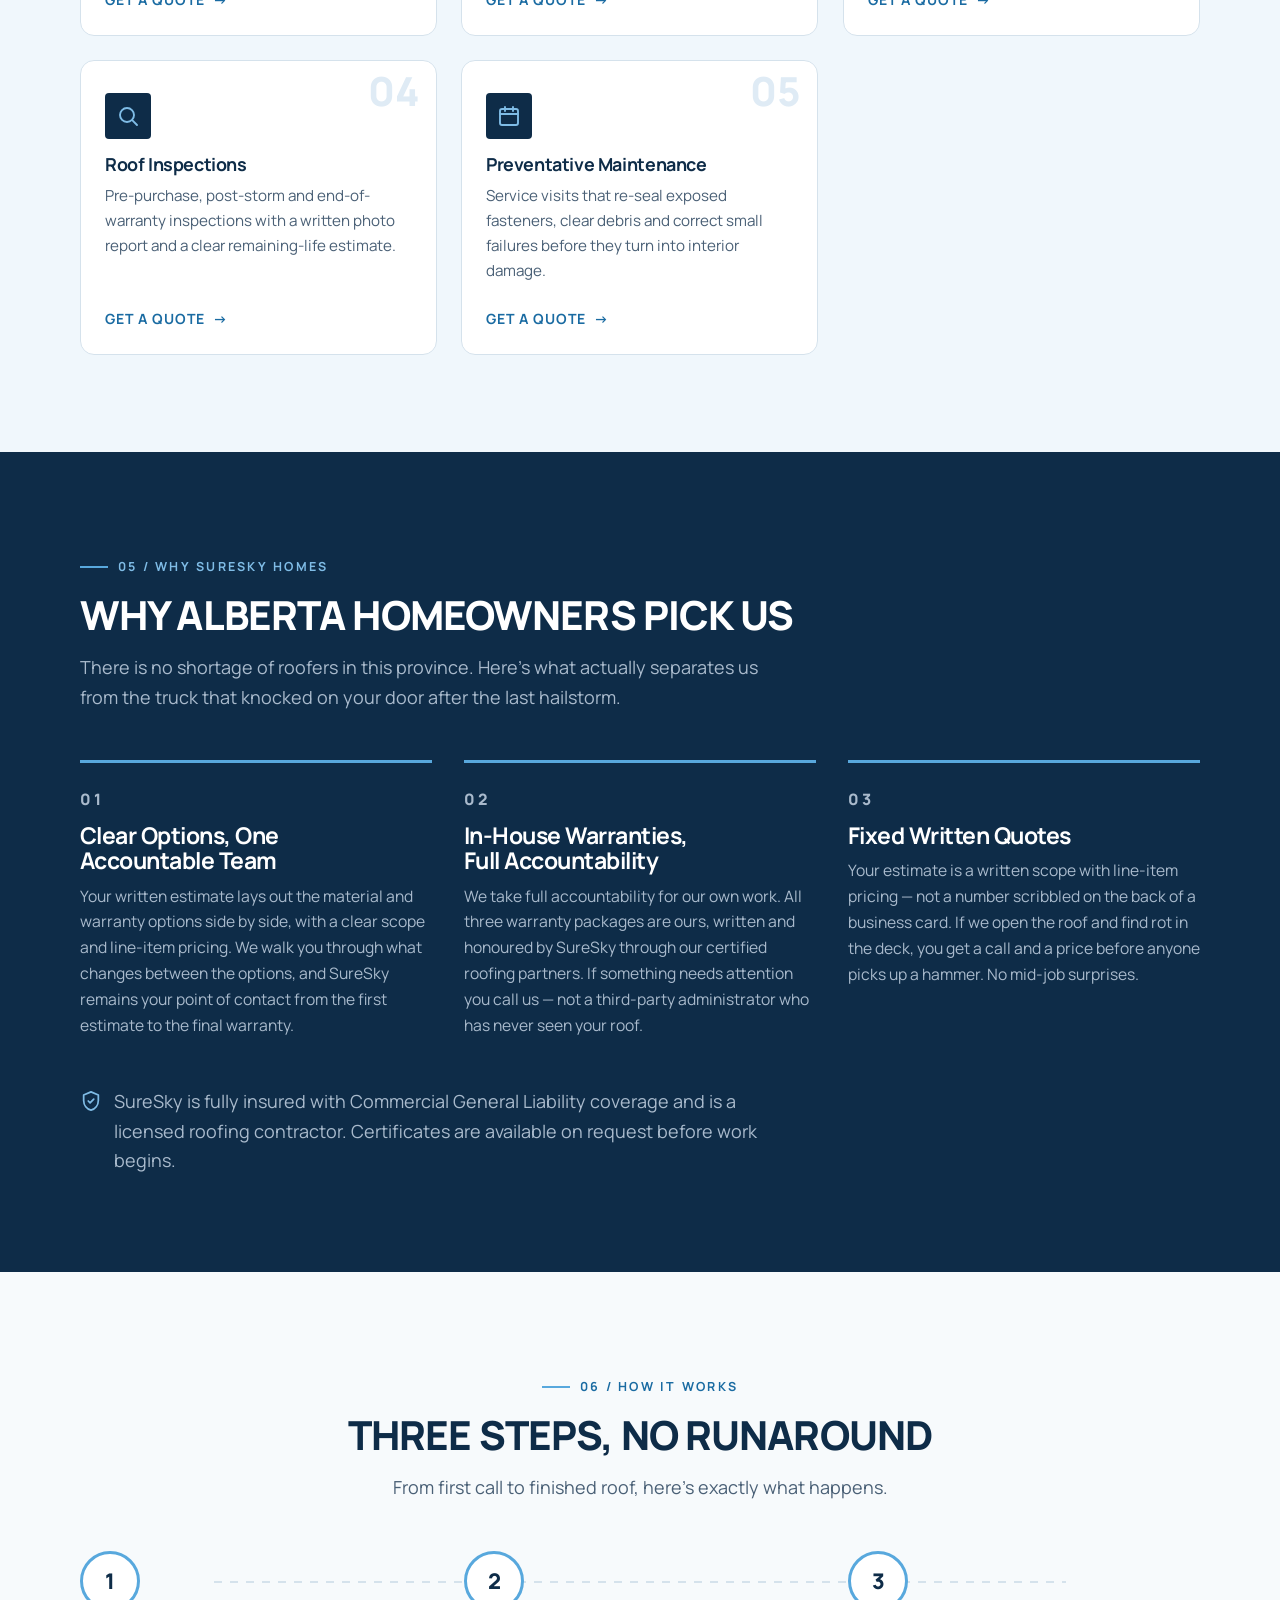
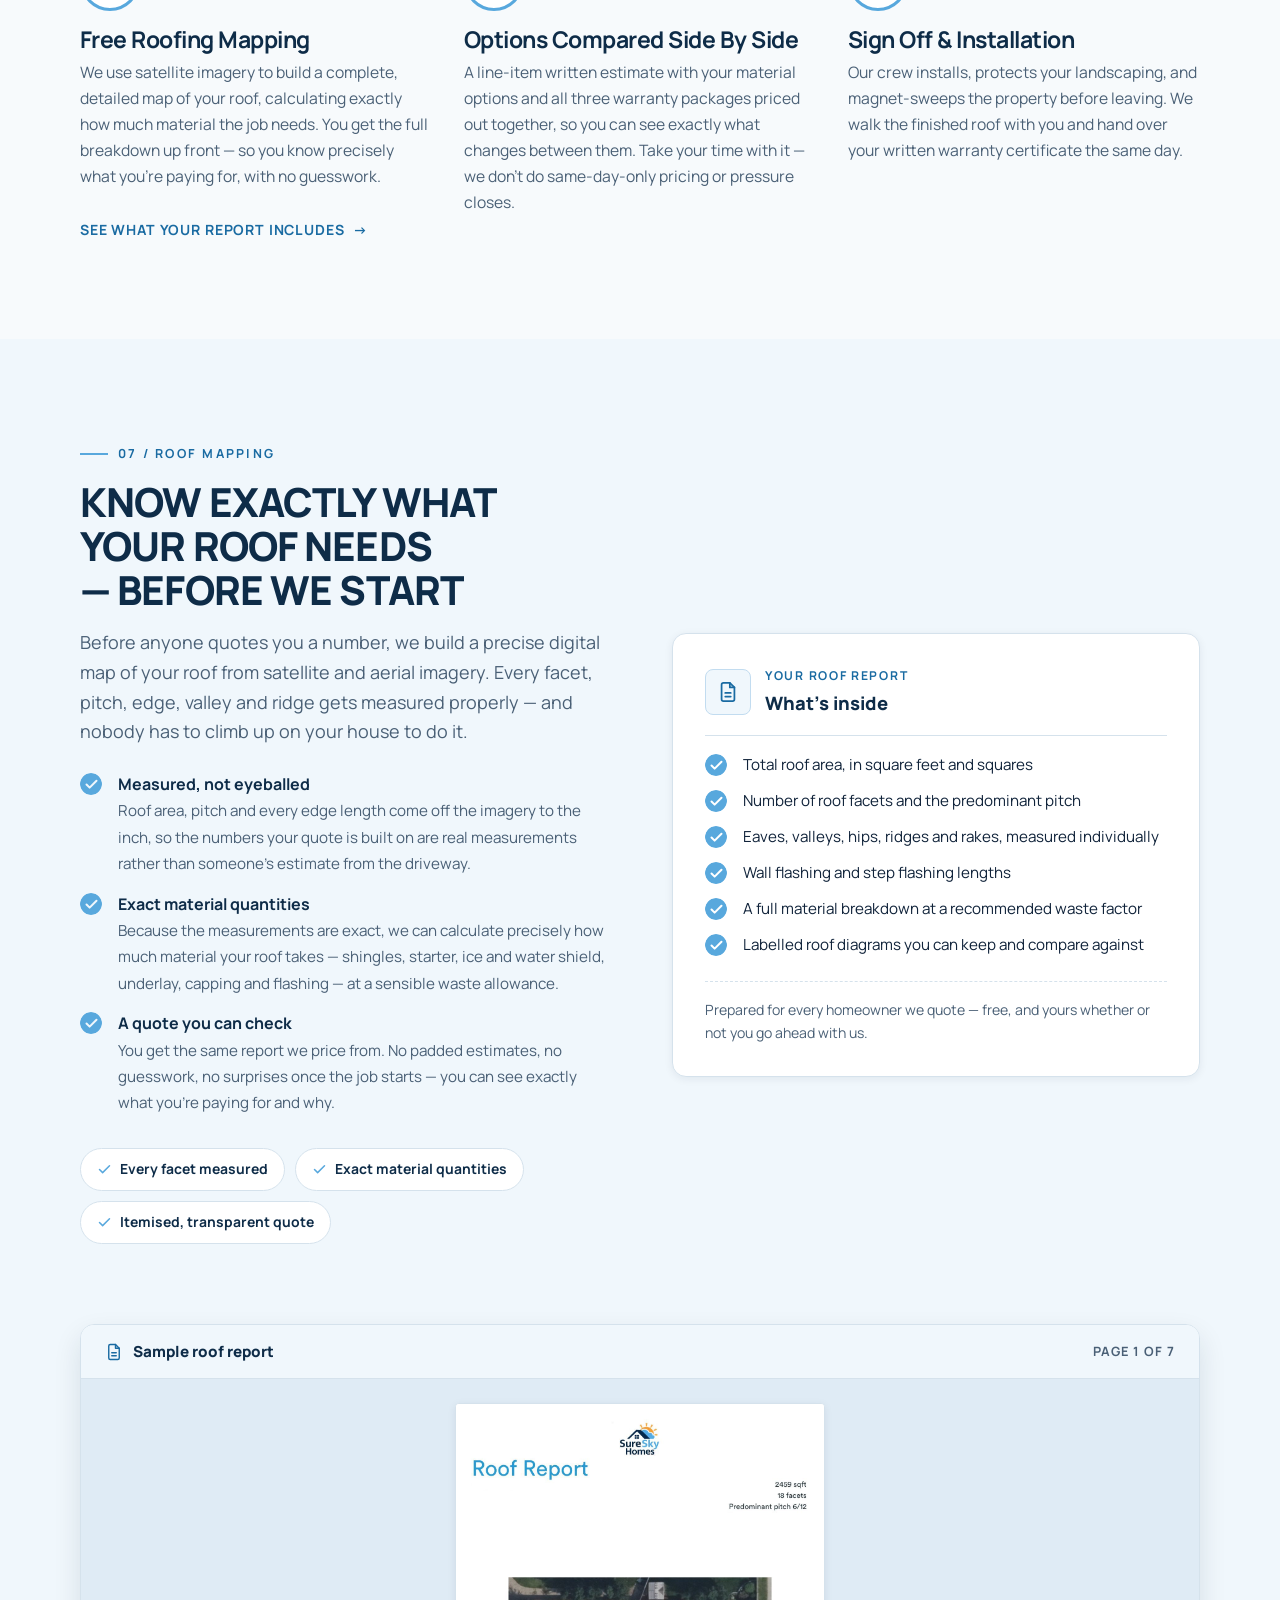
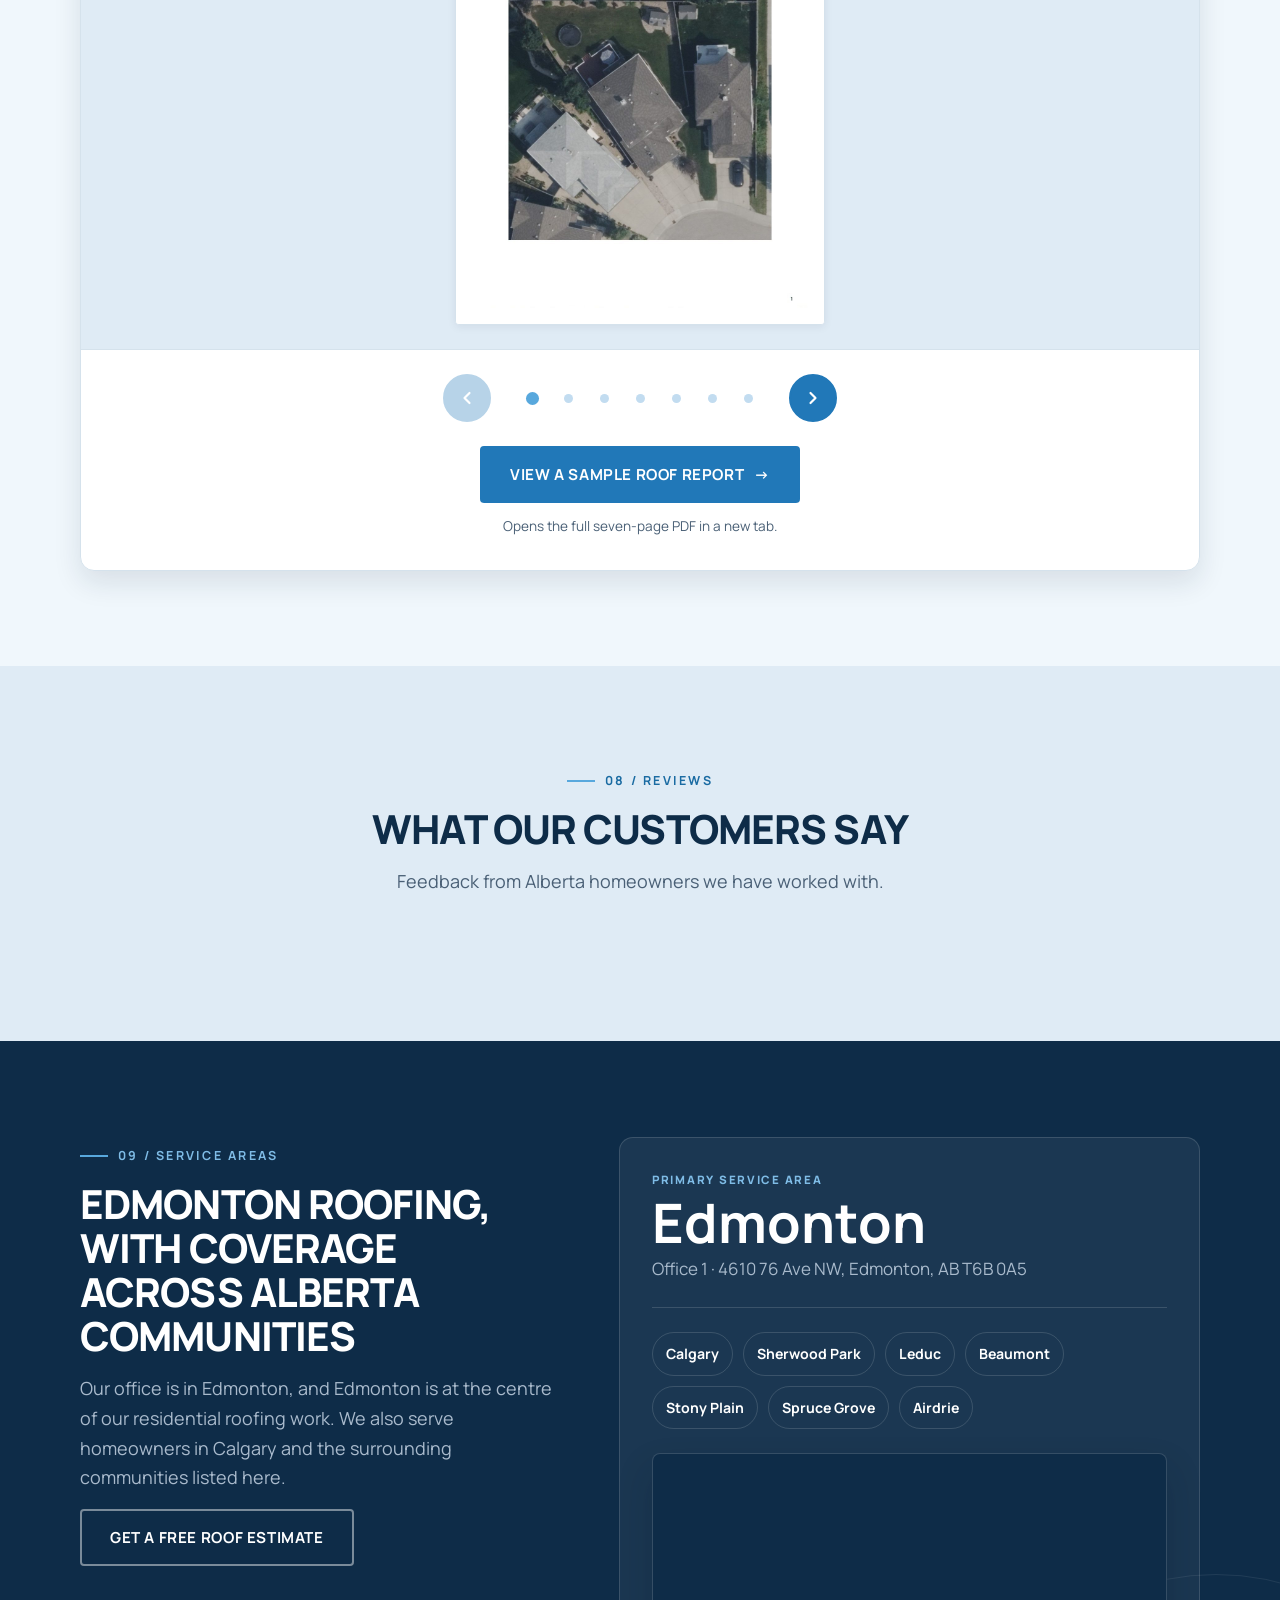
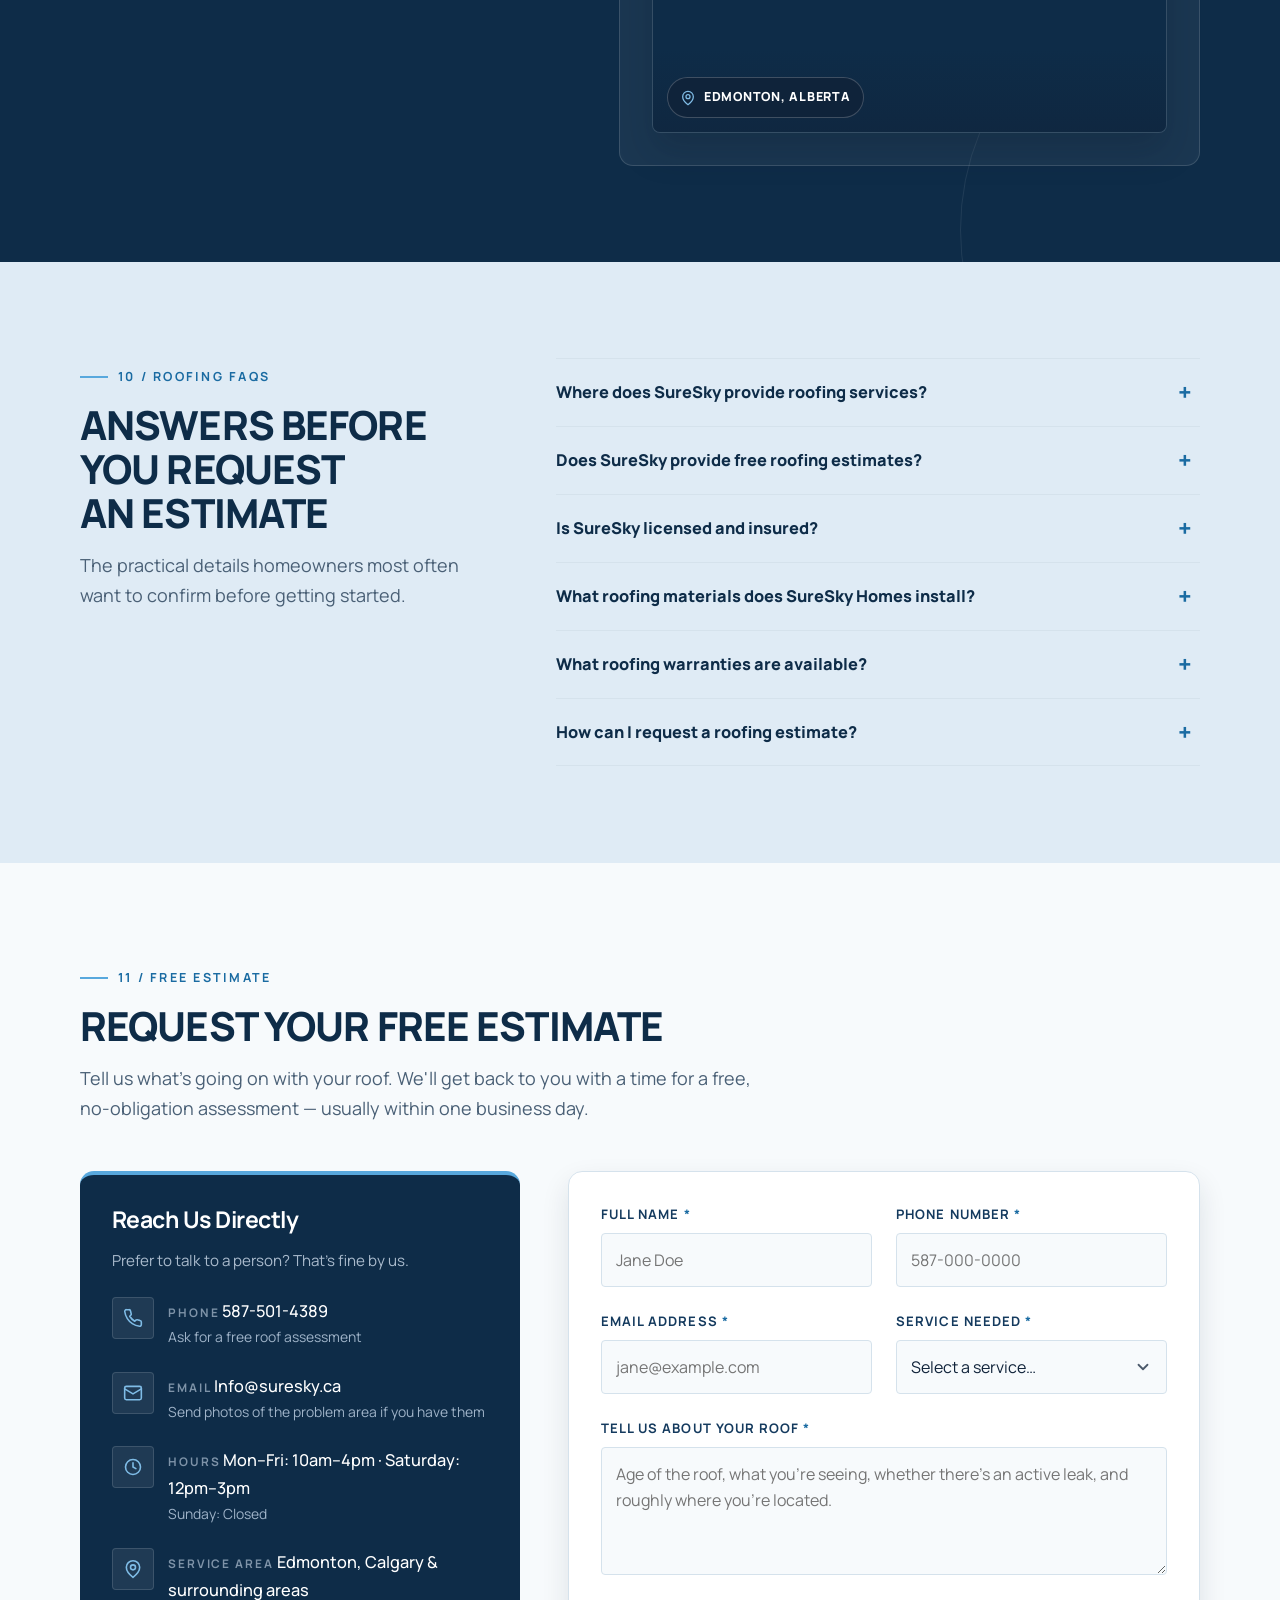
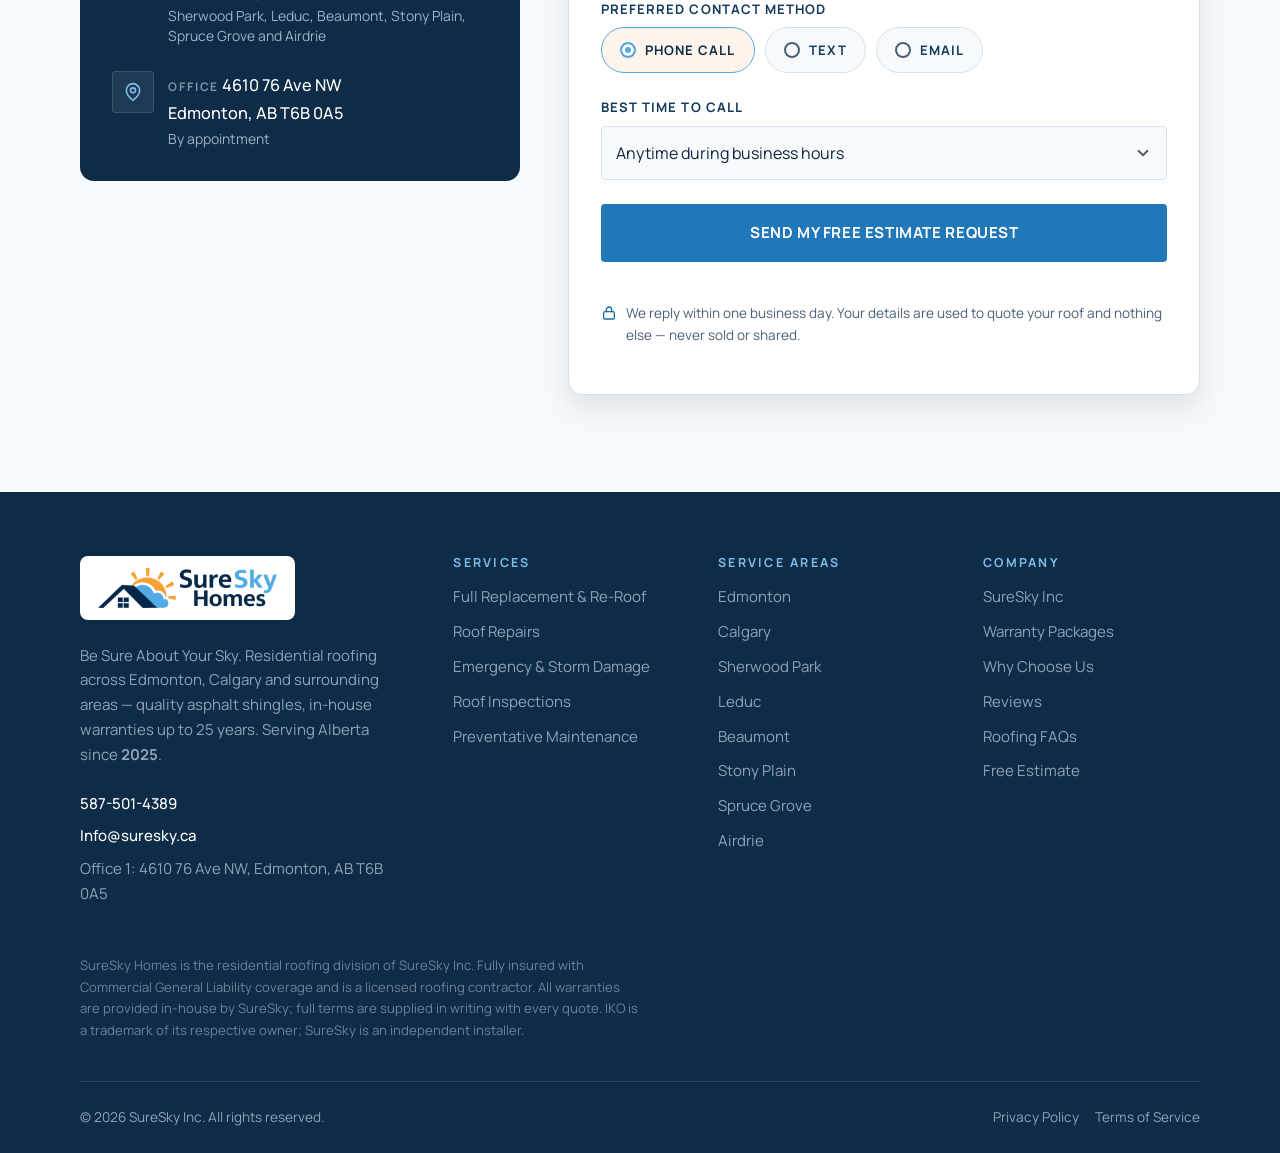
<file: homes.html>
<!DOCTYPE html>
<html lang="en-CA">
<head>
<!-- Google tag (gtag.js) -->
<script async src="https://www.googletagmanager.com/gtag/js?id=G-XSYNY932LQ"></script>
<script>
  window.dataLayer = window.dataLayer || [];
  function gtag(){dataLayer.push(arguments);}
  gtag('js', new Date());
  gtag('config', 'G-XSYNY932LQ');
</script>
<script>
document.addEventListener('DOMContentLoaded', function () {
  // Any element tagged with data-ga-event fires that named event
  document.querySelectorAll('[data-ga-event]').forEach(function (el) {
    el.addEventListener('click', function () {
      gtag('event', el.getAttribute('data-ga-event'), {
        button_text: (el.textContent || '').trim(),
        page_location: window.location.href
      });
    });
  });
  // Tap-to-call
  document.querySelectorAll('a[href^="tel:"]').forEach(function (el) {
    el.addEventListener('click', function () {
      gtag('event', 'phone_click', { phone_number: el.getAttribute('href').replace('tel:', '') });
    });
  });
  // Email clicks
  document.querySelectorAll('a[href^="mailto:"]').forEach(function (el) {
    el.addEventListener('click', function () {
      gtag('event', 'email_click');
    });
  });
});
</script>
<meta charset="utf-8">
<meta name="viewport" content="width=device-width, initial-scale=1">
<title>Edmonton Roofing Company | SureSky Homes</title>
<meta name="description" content="SureSky Homes provides residential roofing in Edmonton and surrounding Alberta communities. Request a free roof estimate for replacement, repair or inspection.">
<meta name="robots" content="index, follow, max-image-preview:large">
<link rel="canonical" href="https://www.suresky.ca/homes">

<!-- Open Graph -->
<meta property="og:type" content="website">
<meta property="og:site_name" content="SureSky Inc.">
<meta property="og:title" content="Edmonton Roofing Company | SureSky Homes">
<meta property="og:description" content="Residential roofing in Edmonton and surrounding Alberta communities, with clear estimates, quality asphalt shingles and in-house warranties.">
<meta property="og:url" content="https://www.suresky.ca/homes">
<meta property="og:locale" content="en_CA">
<!-- ?v= bumps the URL so iMessage, Facebook and other scrapers refetch the
     card instead of serving the copy they cached under the old host. -->
<meta property="og:image" content="https://www.suresky.ca/assets/og-homes.png?v=3">
<meta property="og:image:width" content="1200">
<meta property="og:image:height" content="630">
<meta property="og:image:alt" content="SureSky Homes — residential roofing in Alberta">
<meta name="twitter:card" content="summary_large_image">
<meta name="twitter:image" content="https://www.suresky.ca/assets/og-homes.png?v=3">
<meta name="theme-color" content="#143A5E">

<link rel="icon" type="image/png" sizes="32x32" href="assets/favicon-homes-32.png">
<link rel="apple-touch-icon" sizes="180x180" href="assets/favicon-homes-180.png">

<link rel="preload" href="assets/fonts/Manrope-Variable.woff2" as="font" type="font/woff2" crossorigin>
<link rel="stylesheet" href="styles.css?v=20260819a">

<script type="application/ld+json">
{
  "@context": "https://schema.org",
  "@type": "RoofingContractor",
  "@id": "https://www.suresky.ca/homes#business",
  "name": "SureSky Homes",
  "legalName": "SureSky Inc.",
  "slogan": "Be Sure About Your Sky",
  "parentOrganization": { "@type": "Organization", "name": "SureSky Inc.", "url": "https://www.suresky.ca/" },
  "url": "https://www.suresky.ca/homes",
  "telephone": "+1-587-501-4389",
  "email": "Info@suresky.ca",
  "foundingDate": "2025",
  "priceRange": "$$",
  "areaServed": [
    { "@type": "City", "name": "Edmonton" },
    { "@type": "City", "name": "Calgary" },
    { "@type": "City", "name": "Sherwood Park" },
    { "@type": "City", "name": "Leduc" },
    { "@type": "City", "name": "Beaumont" },
    { "@type": "City", "name": "Stony Plain" },
    { "@type": "City", "name": "Spruce Grove" },
    { "@type": "City", "name": "Airdrie" },
    { "@type": "State", "name": "Alberta" }
  ],
  "address": {
    "@type": "PostalAddress",
    "streetAddress": "4610 76 Ave NW",
    "addressLocality": "Edmonton",
    "addressRegion": "AB",
    "postalCode": "T6B 0A5",
    "addressCountry": "CA"
  },
  "openingHoursSpecification": [
    { "@type": "OpeningHoursSpecification", "dayOfWeek": ["Monday","Tuesday","Wednesday","Thursday","Friday"], "opens": "10:00", "closes": "16:00" },
    { "@type": "OpeningHoursSpecification", "dayOfWeek": ["Saturday"], "opens": "12:00", "closes": "15:00" }
  ],
  "makesOffer": [
    { "@type": "Offer", "itemOffered": { "@type": "Service", "name": "Full roof replacement and re-roofing" } },
    { "@type": "Offer", "itemOffered": { "@type": "Service", "name": "Roof repairs" } },
    { "@type": "Offer", "itemOffered": { "@type": "Service", "name": "Emergency and storm damage roofing" } },
    { "@type": "Offer", "itemOffered": { "@type": "Service", "name": "Roof inspections" } },
    { "@type": "Offer", "itemOffered": { "@type": "Service", "name": "Preventative roof maintenance" } }
  ]
}
</script>

<script type="application/ld+json">
{
  "@context": "https://schema.org",
  "@type": "FAQPage",
  "mainEntity": [
    {
      "@type": "Question",
      "name": "Where does SureSky provide roofing services?",
      "acceptedAnswer": { "@type": "Answer", "text": "SureSky Homes serves Edmonton first, along with Calgary, Sherwood Park, Leduc, Beaumont, Stony Plain, Spruce Grove and Airdrie." }
    },
    {
      "@type": "Question",
      "name": "Does SureSky provide free roofing estimates?",
      "acceptedAnswer": { "@type": "Answer", "text": "Yes. Every job starts with a free written estimate. SureSky also provides free roof mapping so the estimate is based on measured material quantities." }
    },
    {
      "@type": "Question",
      "name": "Is SureSky licensed and insured?",
      "acceptedAnswer": { "@type": "Answer", "text": "Yes. SureSky is a licensed roofing contractor carrying Commercial General Liability insurance. Certificates are available on request before work begins." }
    },
    {
      "@type": "Question",
      "name": "What roofing materials does SureSky Homes install?",
      "acceptedAnswer": { "@type": "Answer", "text": "IKO asphalt shingles are our standard on most jobs, matched to Alberta's wind, hail and freeze-thaw conditions. Where a roof calls for a different material, we will specify and install what suits it." }
    },
    {
      "@type": "Question",
      "name": "What roofing warranties are available?",
      "acceptedAnswer": { "@type": "Answer", "text": "SureSky offers three in-house warranty packages: Essential with a 10-year limited labour warranty, Plus with 15-year coverage, and Premium with 25-year coverage. Full terms are supplied in writing with every quote." }
    },
    {
      "@type": "Question",
      "name": "How can I request a roofing estimate?",
      "acceptedAnswer": { "@type": "Answer", "text": "Complete the estimate form on this page or call SureSky Homes at 587-501-4389. The form asks for your contact details, the service needed and a short description of the roof." }
    }
  ]
}
</script>
</head>

<body class="page-homes">

<!-- Page splash — white ground, logo in its own colours. CSS-only and
     self-clearing; see "18d. PAGE SPLASH" in styles.css. -->
<div class="splash" aria-hidden="true">
  <img class="splash__logo" src="assets/logo-suresky-homes.png"
       alt="" width="1072" height="240" fetchpriority="high" decoding="async">
</div>

<a class="skip-link" href="#main">Skip to main content</a>

<!-- ============================================================
     ICON SPRITE
     ============================================================ -->
<svg width="0" height="0" style="position:absolute" aria-hidden="true" focusable="false">
  <symbol id="i-phone" viewBox="0 0 24 24" fill="none" stroke="currentColor" stroke-width="1.9" stroke-linecap="round" stroke-linejoin="round"><path d="M22 16.9v3a2 2 0 0 1-2.2 2 19.8 19.8 0 0 1-8.6-3.1 19.5 19.5 0 0 1-6-6A19.8 19.8 0 0 1 2.1 4.2 2 2 0 0 1 4.1 2h3a2 2 0 0 1 2 1.7c.1 1 .4 1.9.7 2.8a2 2 0 0 1-.5 2.1L8.1 9.9a16 16 0 0 0 6 6l1.3-1.3a2 2 0 0 1 2.1-.4c.9.3 1.8.6 2.8.7a2 2 0 0 1 1.7 2z"/></symbol>
  <symbol id="i-mail" viewBox="0 0 24 24" fill="none" stroke="currentColor" stroke-width="1.9" stroke-linecap="round" stroke-linejoin="round"><rect x="2" y="4" width="20" height="16" rx="2"/><path d="m2 7 10 6 10-6"/></symbol>
  <symbol id="i-clock" viewBox="0 0 24 24" fill="none" stroke="currentColor" stroke-width="1.9" stroke-linecap="round" stroke-linejoin="round"><circle cx="12" cy="12" r="9"/><path d="M12 7v5l3.5 2"/></symbol>
  <symbol id="i-pin" viewBox="0 0 24 24" fill="none" stroke="currentColor" stroke-width="1.9" stroke-linecap="round" stroke-linejoin="round"><path d="M20 10c0 6-8 12-8 12s-8-6-8-12a8 8 0 0 1 16 0z"/><circle cx="12" cy="10" r="3"/></symbol>
  <symbol id="i-shield" viewBox="0 0 24 24" fill="none" stroke="currentColor" stroke-width="1.9" stroke-linecap="round" stroke-linejoin="round"><path d="M12 2 4 5.5v6c0 5 3.4 9.2 8 10.5 4.6-1.3 8-5.5 8-10.5v-6z"/><path d="m9 12 2 2 4-4"/></symbol>
  <symbol id="i-check" viewBox="0 0 24 24" fill="none" stroke="currentColor" stroke-width="2.4" stroke-linecap="round" stroke-linejoin="round"><path d="m20 6-11 11-5-5"/></symbol>
  <symbol id="i-roof" viewBox="0 0 24 24" fill="none" stroke="currentColor" stroke-width="1.9" stroke-linecap="round" stroke-linejoin="round"><path d="M2 12 12 3l10 9"/><path d="M5 11v9h14v-9"/><path d="M4 16h16M9 20v-5h6v5"/></symbol>
  <symbol id="i-hammer" viewBox="0 0 24 24" fill="none" stroke="currentColor" stroke-width="1.9" stroke-linecap="round" stroke-linejoin="round"><path d="M14 4 9 9l2 2 5-5z"/><path d="m16 2 6 6-2.5 2.5-6-6z"/><path d="M11 11 3 19l2 2 8-8z"/></symbol>
  <symbol id="i-alert" viewBox="0 0 24 24" fill="none" stroke="currentColor" stroke-width="1.9" stroke-linecap="round" stroke-linejoin="round"><path d="M10.3 3.9 1.9 18a2 2 0 0 0 1.7 3h16.8a2 2 0 0 0 1.7-3L13.7 3.9a2 2 0 0 0-3.4 0z"/><path d="M12 9v4M12 17h.01"/></symbol>
  <symbol id="i-search" viewBox="0 0 24 24" fill="none" stroke="currentColor" stroke-width="1.9" stroke-linecap="round" stroke-linejoin="round"><circle cx="11" cy="11" r="7"/><path d="m21 21-4.3-4.3"/></symbol>
  <symbol id="i-calendar" viewBox="0 0 24 24" fill="none" stroke="currentColor" stroke-width="1.9" stroke-linecap="round" stroke-linejoin="round"><rect x="3" y="5" width="18" height="16" rx="2"/><path d="M8 3v4M16 3v4M3 10h18"/></symbol>
  <symbol id="i-layers" viewBox="0 0 24 24" fill="none" stroke="currentColor" stroke-width="1.9" stroke-linecap="round" stroke-linejoin="round"><path d="m12 2 9 5-9 5-9-5z"/><path d="m3 12 9 5 9-5M3 17l9 5 9-5"/></symbol>
  <symbol id="i-lock" viewBox="0 0 24 24" fill="none" stroke="currentColor" stroke-width="1.9" stroke-linecap="round" stroke-linejoin="round"><rect x="4" y="10" width="16" height="11" rx="2"/><path d="M8 10V7a4 4 0 0 1 8 0v3"/></symbol>
  <symbol id="i-doc" viewBox="0 0 24 24" fill="none" stroke="currentColor" stroke-width="1.9" stroke-linecap="round" stroke-linejoin="round"><path d="M14 2H7a2 2 0 0 0-2 2v16a2 2 0 0 0 2 2h10a2 2 0 0 0 2-2V7z"/><path d="M14 2v5h5M9 13h6M9 17h6"/></symbol>
  <symbol id="i-camera" viewBox="0 0 24 24" fill="none" stroke="currentColor" stroke-width="1.5" stroke-linecap="round" stroke-linejoin="round"><path d="M4 7h3l1.5-2h7L17 7h3a2 2 0 0 1 2 2v9a2 2 0 0 1-2 2H4a2 2 0 0 1-2-2V9a2 2 0 0 1 2-2z"/><circle cx="12" cy="13" r="4"/></symbol>
  <symbol id="i-info" viewBox="0 0 24 24" fill="none" stroke="currentColor" stroke-width="1.9" stroke-linecap="round" stroke-linejoin="round"><circle cx="12" cy="12" r="9"/><path d="M12 16v-5M12 8h.01"/></symbol>
  <symbol id="i-chev-left" viewBox="0 0 24 24" fill="none" stroke="currentColor" stroke-width="2.6" stroke-linecap="round" stroke-linejoin="round"><path d="m15 18-6-6 6-6"/></symbol>
  <symbol id="i-chev-right" viewBox="0 0 24 24" fill="none" stroke="currentColor" stroke-width="2.6" stroke-linecap="round" stroke-linejoin="round"><path d="m9 18 6-6-6-6"/></symbol>
</svg>

<!-- ============================================================
     TOP UTILITY BAR
     ============================================================ -->
<div class="topbar">
  <div class="container topbar__inner">
    <div class="topbar__list">
      <a class="topbar__item" href="tel:+15875014389">
        <svg aria-hidden="true"><use href="#i-phone"></use></svg>
        <span>587-501-4389</span>
      </a>
      <span class="topbar__item topbar__item--hours">
        <svg aria-hidden="true"><use href="#i-clock"></use></svg>
        Mon–Fri 10am–4pm · Sat 12pm–3pm
      </span>
      <span class="topbar__item topbar__item--areas">
        <svg aria-hidden="true"><use href="#i-pin"></use></svg>
        Edmonton, Calgary &amp; surrounding areas
      </span>
    </div>
    <span class="topbar__badge">
      <span class="topbar__pulse"></span> 15+ Years Hands-On Experience
    </span>
  </div>
</div>

<!-- ============================================================
     STICKY HEADER
     ============================================================ -->
<header class="site-header" id="siteHeader">
  <div class="container nav">
    <a class="logo" href="/homes" aria-label="SureSky Homes — back to top">
      <img class="logo__img" src="assets/logo-suresky-homes.png?v=20260804c"
           alt="SureSky Homes" width="1072" height="240"
           fetchpriority="high" decoding="async">
    </a>

    <nav class="nav__links" id="navLinks" aria-label="Main">
      <a class="nav__link" href="/">SureSky Inc</a>
      <a class="nav__link is-active" href="/homes" aria-current="page">SureSky Homes</a>
      <span class="nav__divider" aria-hidden="true"></span>
      <a class="nav__link" href="#services">Services</a>
      <a class="nav__link" href="#warranty">Warranty</a>
      <a class="nav__link" href="#why">Why Us</a>
      <a class="nav__link" href="#reviews">Reviews</a>
      <a class="nav__link" href="#estimate">Contact</a>
      <a class="btn btn--sm" href="#estimate" data-ga-event="nav_menu_estimate_click">Free Estimate</a>
    </nav>

    <div class="nav__actions">
      <a class="nav__phone" href="tel:+15875014389">
        <svg aria-hidden="true"><use href="#i-phone"></use></svg>
        <span class="nav__phone-label">587-501-4389</span>
      </a>
      <a class="btn btn--sm btn--header" href="#estimate" data-ga-event="header_estimate_click">Free Estimate</a>
      <button class="nav__toggle" id="navToggle" aria-expanded="false" aria-controls="navLinks" aria-label="Toggle navigation menu" data-ga-event="nav_toggle_click">
        <span></span><span></span><span></span>
      </button>
    </div>
  </div>
</header>

<main id="main">

<!-- ============================================================
     HERO
     ============================================================ -->
<section class="hero">
  <div class="container hero__grid">
    <div>
      <span class="hero__logo hero__logo--chip">
        <img src="assets/logo-suresky-homes.png?v=20260804c" alt="SureSky Homes"
             width="1072" height="240" fetchpriority="high" decoding="async">
      </span>

      <p class="hero__trust">
        <svg width="16" height="16" style="color:var(--accent-on-dark)" aria-hidden="true"><use href="#i-shield"></use></svg>
        <span>Fully insured · Licensed roofing contractor</span>
      </p>

      <h1>Residential Roofing<br>in <em>Edmonton.</em></h1>

      <p class="hero__sub">
        Alberta-owned roofing company serving Edmonton, Calgary and surrounding communities with
        quality asphalt shingles, clear estimates and in-house warranties.
      </p>

      <div class="hero__cta">
        <a class="btn" href="#estimate" data-ga-event="hero_estimate_click">Get a Free Roof Estimate</a>
        <a class="btn btn--onDark" href="tel:+15875014389">
          <svg width="18" height="18" aria-hidden="true"><use href="#i-phone"></use></svg>
          Call 587-501-4389
        </a>
      </div>

      <p class="hero__note">
        <svg aria-hidden="true"><use href="#i-check"></use></svg>
        <span>Serving Alberta since <strong>2025</strong>, backed by <strong>15+ years</strong> of hands-on roofing experience · Quality asphalt shingles on every job</span>
      </p>
    </div>

    <div style="position:relative">
      <!-- Real job photo. Same roofline shot as the Inc sky band, cropped 4:3
           for this slot rather than reusing the wide band crop. -->
      <figure class="media-slot media-slot--photo">
        <picture>
          <source type="image/webp"
                  srcset="assets/homes-hero-roofline-800.webp 800w, assets/homes-hero-roofline.webp 1120w"
                  sizes="(min-width: 960px) 30rem, calc(100vw - 2.5rem)">
          <img class="media-slot__img" src="assets/homes-hero-roofline.jpg"
               srcset="assets/homes-hero-roofline-800.jpg 800w, assets/homes-hero-roofline.jpg 1120w"
               sizes="(min-width: 960px) 30rem, calc(100vw - 2.5rem)"
               alt="A completed SureSky asphalt shingle roof at dusk, looking across the ridge and vents to an Alberta neighbourhood skyline"
               width="1120" height="840" fetchpriority="high" decoding="async">
        </picture>
      </figure>

      <div class="hero__chip hero__chip--tl">
        <span class="hero__chip__icon" aria-hidden="true"><svg><use href="#i-shield"></use></svg></span>
        <span>
          <strong>25 Years</strong>
          <span>Premium in-house warranty available</span>
        </span>
      </div>

      <div class="hero__chip hero__chip--br">
        <span class="hero__chip__icon" aria-hidden="true"><svg><use href="#i-layers"></use></svg></span>
        <span>
          <strong>IKO Shingles</strong>
          <span>Our standard shingle on most roofs</span>
        </span>
      </div>
    </div>
  </div>
</section>

<!-- ============================================================
     STAT STRIP
     ============================================================ -->
<div class="stats-wrap">
  <div class="container">
    <div class="stats stats--trust" aria-label="SureSky Homes credentials">
      <div class="stat reveal">
        <div class="stat__num"><span data-count="15">15</span>+</div>
        <div class="stat__label">Years Of Hands-On Experience</div>
      </div>
      <div class="stat reveal">
        <div class="stat__num stat__num--word">Licensed</div>
        <div class="stat__label">And Insured</div>
      </div>
      <div class="stat reveal">
        <div class="stat__num">25<span>yr</span></div>
        <div class="stat__label">In-House Warranties</div>
      </div>
      <div class="stat reveal">
        <div class="stat__num stat__num--word">Alberta</div>
        <div class="stat__label">Owned</div>
      </div>
    </div>
  </div>
</div>

<!-- ============================================================
     01 — FEATURE BLOCKS
     ============================================================ -->
<section class="section" id="about">
  <div class="container">

    <div class="feature reveal">
      <div>
        <p class="eyebrow">01 / Built for Alberta</p>
        <h2>Quality Asphalt Shingle Systems, Specified For Alberta</h2>
        <p class="lead">
          Alberta doesn't test a roof gently. Between summer hail, chinook wind cycles and a
          freeze–thaw swing that can run 40 degrees in a week, most roof failures here start at
          the details — not the shingle. So that's where we spend our time.
        </p>
        <ul class="checklist">
          <li>
            <div>
              <strong>Proven shingle systems</strong>
              <span>We standardise on shingle systems our crews know inside out — IKO is our usual choice — and specify something different when a roof genuinely calls for it.</span>
            </div>
          </li>
          <li>
            <div>
              <strong>Ice &amp; water shield where it counts</strong>
              <span>Eaves, valleys, penetrations and low-slope transitions — the places Alberta ice damming actually attacks.</span>
            </div>
          </li>
          <li>
            <div>
              <strong>Balanced attic ventilation</strong>
              <span>Intake and exhaust sized to your roof as part of the install, not guessed at. Poor ventilation shortens shingle life faster than storms do.</span>
            </div>
          </li>
        </ul>
        <a class="tlink" href="#warranty">See how we back the work</a>
      </div>
      <div class="feature__media">
        <!-- Real job photo. The .media-slot frame stays — it supplies the 4:3
             box, the rounding and the shadow — and the image fills it. -->
        <figure class="media-slot media-slot--photo">
          <picture>
            <source type="image/webp"
                    srcset="assets/crew-reroof-800.webp 800w, assets/crew-reroof.webp 1120w"
                    sizes="(min-width: 960px) 30rem, calc(100vw - 2.5rem)">
            <img class="media-slot__img" src="assets/crew-reroof.jpg"
                 srcset="assets/crew-reroof-800.jpg 800w, assets/crew-reroof.jpg 1120w"
                 sizes="(min-width: 960px) 30rem, calc(100vw - 2.5rem)"
                 alt="A SureSky re-roof underway: fresh asphalt shingles laid across an Alberta rooftop, with a roofing nailer and caulking gun on the deck beside the chimney"
                 width="1120" height="840" loading="lazy" decoding="async">
          </picture>
        </figure>
      </div>
    </div>

    <div class="feature feature--rev reveal">
      <div>
        <p class="eyebrow">02 / Storm &amp; Emergency</p>
        <h2>When The Weather Wins, We Move Fast</h2>
        <p class="lead">
          Wind lifts shingles, hail bruises them, and a roof that's been opened up doesn't wait
          politely. Get in touch as soon as you spot damage and we'll get the roof stabilised
          before the next front rolls through.
        </p>
        <ul class="checklist">
          <li>
            <div>
              <strong>Temporary weatherproofing first</strong>
              <span>Tarping and water control to stop the damage spreading into your ceilings, insulation and drywall.</span>
            </div>
          </li>
          <li>
            <div>
              <strong>A documented damage assessment</strong>
              <span>Full roof, flashing and vent inspection with a written photo report, so you know exactly what failed and why.</span>
            </div>
          </li>
          <li>
            <div>
              <strong>Repair or replace, explained honestly</strong>
              <span>Sometimes a section repair is the right answer. We'll tell you when that's the case rather than selling you a full roof.</span>
            </div>
          </li>
          <li>
            <div>
              <strong>One point of contact throughout</strong>
              <span>The same person handles your job from first inspection to final walk-through.</span>
            </div>
          </li>
        </ul>
        <a class="tlink" href="#estimate">Report storm damage</a>
      </div>
      <div class="feature__media">
        <!-- Real job photo, cropped 4:3 to the slot. -->
        <figure class="media-slot media-slot--photo">
          <picture>
            <source type="image/webp"
                    srcset="assets/storm-inspection-800.webp 800w, assets/storm-inspection.webp 1120w"
                    sizes="(min-width: 960px) 30rem, calc(100vw - 2.5rem)">
            <img class="media-slot__img" src="assets/storm-inspection.jpg"
                 srcset="assets/storm-inspection-800.jpg 800w, assets/storm-inspection.jpg 1120w"
                 sizes="(min-width: 960px) 30rem, calc(100vw - 2.5rem)"
                 alt="A SureSky roofer standing on the ridge of an asphalt shingle roof, checking the run of vents above an Alberta neighbourhood at dusk"
                 width="1120" height="840" loading="lazy" decoding="async">
          </picture>
        </figure>
      </div>
    </div>

  </div>
</section>

<!-- ============================================================
     03 — WARRANTY PACKAGES (comparison cards)
     ============================================================ -->
<section class="section section--paper2" id="warranty">
  <div class="container">
    <div class="section-head section-head--center reveal">
      <p class="eyebrow">03 / Warranty Packages</p>
      <h2>Three Ways To Cover Your Roof</h2>
      <p class="lead" style="margin-inline:auto">
        Every SureSky warranty is our own. We take full accountability for our work through
        in-house warranties — so if something needs attention, you call us. Choose the package
        that matches how long you plan to be under the roof.
      </p>
    </div>

    <div class="tiers">

      <article class="tier reveal">
        <img class="tier__logo" src="assets/warranty-essential.png"
             alt="SureSky Essential warranty" width="242" height="276"
             loading="lazy" decoding="async">
        <h3 class="tier__name">Essential</h3>
        <div class="tier__term">10 <small>Years</small></div>
        <p class="tier__kind">Limited Labour Warranty</p>
        <p class="tier__desc">
          Straightforward labour coverage on the work we performed, provided by SureSky through
          our network of certified roofing partners.
        </p>
        <ul class="tier__list">
          <li>Provided by SureSky through our network of certified roofing partners</li>
          <li>Covers reasonable labour costs for repair or replacement of shingles</li>
          <li>Applies to shingles installed under the SureSky Extended Roofing Warranty Program</li>
          <li>Valid for ten years from the original installation date</li>
        </ul>
        <a class="btn btn--ghost btn--block" href="#estimate" data-service-preset="Essential warranty package" data-ga-event="essential_warranty_estimate_click">Ask About Essential</a>
      </article>

      <article class="tier tier--featured reveal">
        <span class="tier__ribbon">Most Complete</span>
        <img class="tier__logo" src="assets/warranty-premium.png"
             alt="SureSky Premium warranty" width="242" height="276"
             loading="lazy" decoding="async">
        <h3 class="tier__name">Premium</h3>
        <div class="tier__term">25 <small>Years</small></div>
        <p class="tier__kind">Lifetime Warranty</p>
        <p class="tier__desc">
          Our most complete package. Roof and homeowner covered for 25 years, with the highest
          wind rating we offer. Built for homeowners staying put.
        </p>
        <ul class="tier__list">
          <li>25-year coverage for both roof and homeowner</li>
          <li>Includes labour and disposal costs for eligible repairs or replacements</li>
          <li>Wind protection for up to 25 years (up to 210 km/h with reinforced install)</li>
          <li>Algae resistance, with coverage for visible discolouration</li>
          <li>Must be installed by a SureSky-certified contractor using approved materials</li>
          <li>One-time transferable within the first 15 years</li>
        </ul>
        <a class="btn btn--block" href="#estimate" data-service-preset="Premium warranty package" data-ga-event="premium_warranty_estimate_click">Ask About Premium</a>
      </article>

      <article class="tier reveal">
        <img class="tier__logo" src="assets/warranty-plus.png"
             alt="SureSky Plus warranty" width="242" height="276"
             loading="lazy" decoding="async">
        <h3 class="tier__name">Plus</h3>
        <div class="tier__term">15 <small>Years</small></div>
        <p class="tier__kind">Limited Lifetime Warranty</p>
        <p class="tier__desc">
          The middle ground most families land on — roof and homeowner covered for 15 years,
          including labour and disposal, without the full 25-year term.
        </p>
        <ul class="tier__list">
          <li>15-year coverage for both roof and homeowner</li>
          <li>Includes labour and disposal costs for eligible repairs or replacements</li>
          <li>Wind protection for up to 15 years (up to 170 km/h with reinforced install)</li>
          <li>Algae resistance, with coverage for visible discolouration</li>
          <li>Must be installed by a SureSky-certified contractor using approved materials</li>
        </ul>
        <a class="btn btn--ghost btn--block" href="#estimate" data-service-preset="Plus warranty package" data-ga-event="plus_warranty_estimate_click">Ask About Plus</a>
      </article>

    </div>
  </div>
</section>

<!-- ============================================================
     04 — SERVICES GRID
     ============================================================ -->
<section class="section section--sky" id="services">
  <div class="container">
    <div class="section-head reveal">
      <p class="eyebrow">04 / Our Services</p>
      <h2>Residential Roofing Across Alberta</h2>
      <p class="lead">
        We work on homes — from a single lifted shingle to a full tear-off and re-roof. Every job
        starts with a free written estimate.
      </p>
    </div>

    <div class="grid grid--3">

      <article class="svc reveal">
        <span class="svc__num" aria-hidden="true">01</span>
        <span class="svc__icon" aria-hidden="true"><svg><use href="#i-roof"></use></svg></span>
        <h3>Full Replacement &amp; Re-Roof</h3>
        <p>Complete tear-off down to the deck, rot inspection, new underlayment, ice &amp; water shield and quality asphalt shingles — finished in a day or two on most homes.</p>
        <a class="tlink" href="#estimate" data-service-preset="Full replacement / re-roof">Get a quote</a>
      </article>

      <article class="svc reveal">
        <span class="svc__num" aria-hidden="true">02</span>
        <span class="svc__icon" aria-hidden="true"><svg><use href="#i-hammer"></use></svg></span>
        <h3>Roof Repairs</h3>
        <p>Leaks, lifted or missing shingles, failed flashing and valley problems traced to the actual source — not patched over and left for next season.</p>
        <a class="tlink" href="#estimate" data-service-preset="Roof repairs">Get a quote</a>
      </article>

      <article class="svc reveal">
        <span class="svc__num" aria-hidden="true">03</span>
        <span class="svc__icon" aria-hidden="true"><svg><use href="#i-alert"></use></svg></span>
        <h3>Emergency &amp; Storm Damage</h3>
        <p>Tarping and water control after wind or storm damage, with a written damage report so you know exactly what failed and what it takes to put it right.</p>
        <a class="tlink" href="#estimate" data-service-preset="Emergency / storm damage">Get a quote</a>
      </article>

      <article class="svc reveal">
        <span class="svc__num" aria-hidden="true">04</span>
        <span class="svc__icon" aria-hidden="true"><svg><use href="#i-search"></use></svg></span>
        <h3>Roof Inspections</h3>
        <p>Pre-purchase, post-storm and end-of-warranty inspections with a written photo report and a clear remaining-life estimate.</p>
        <a class="tlink" href="#estimate" data-service-preset="Roof inspections">Get a quote</a>
      </article>

      <article class="svc reveal">
        <span class="svc__num" aria-hidden="true">05</span>
        <span class="svc__icon" aria-hidden="true"><svg><use href="#i-calendar"></use></svg></span>
        <h3>Preventative Maintenance</h3>
        <p>Service visits that re-seal exposed fasteners, clear debris and correct small failures before they turn into interior damage.</p>
        <a class="tlink" href="#estimate" data-service-preset="Preventative maintenance">Get a quote</a>
      </article>

    </div>
  </div>
</section>

<!-- ============================================================
     05 — WHY CHOOSE US
     ============================================================ -->
<section class="section section--dark" id="why">
  <div class="container">
    <div class="section-head reveal">
      <p class="eyebrow">05 / Why SureSky Homes</p>
      <h2>Why Alberta Homeowners Pick Us</h2>
      <p class="lead">
        There is no shortage of roofers in this province. Here's what actually separates us from
        the truck that knocked on your door after the last hailstorm.
      </p>
    </div>

    <div class="why">
      <div class="why__item reveal">
        <p class="why__index">01</p>
        <h3>Clear Options, One Accountable Team</h3>
        <p>
          Your written estimate lays out the material and warranty options side by side, with a
          clear scope and line-item pricing. We walk you through what changes between the options,
          and SureSky remains your point of contact from the first estimate to the final warranty.
        </p>
      </div>
      <div class="why__item reveal">
        <p class="why__index">02</p>
        <h3>In-House Warranties, Full Accountability</h3>
        <p>
          We take full accountability for our own work. All three warranty packages are ours,
          written and honoured by SureSky through our certified roofing partners. If something
          needs attention you call us — not a third-party administrator who has never seen your
          roof.
        </p>
      </div>
      <div class="why__item reveal">
        <p class="why__index">03</p>
        <h3>Fixed Written Quotes</h3>
        <p>
          Your estimate is a written scope with line-item pricing — not a number scribbled on the
          back of a business card. If we open the roof and find rot in the deck, you get a call and
          a price before anyone picks up a hammer. No mid-job surprises.
        </p>
      </div>
    </div>

    <p class="lead reveal" style="margin-top:var(--s-5); display:flex; gap:12px; align-items:flex-start">
      <svg width="22" height="22" style="flex:none;margin-top:3px;color:var(--accent-on-dark)" aria-hidden="true"><use href="#i-shield"></use></svg>
      <span>SureSky is fully insured with Commercial General Liability coverage and is a licensed roofing contractor. Certificates are available on request before work begins.</span>
    </p>
  </div>
</section>

<!-- ============================================================
     06 — HOW IT WORKS
     ============================================================ -->
<section class="section" id="process">
  <div class="container">
    <div class="section-head section-head--center reveal">
      <p class="eyebrow">06 / How It Works</p>
      <h2>Three Steps, No Runaround</h2>
      <p class="lead" style="margin-inline:auto">From first call to finished roof, here's exactly what happens.</p>
    </div>

    <div class="steps">
      <div class="step reveal">
        <div class="step__num">1</div>
        <h3>Free Roofing Mapping</h3>
        <p>
          We use satellite imagery to build a complete, detailed map of your roof, calculating
          exactly how much material the job needs. You get the full breakdown up front — so you
          know precisely what you're paying for, with no guesswork.
        </p>
        <a class="tlink" href="#mapping">See what your report includes</a>
      </div>
      <div class="step reveal">
        <div class="step__num">2</div>
        <h3>Options Compared Side By Side</h3>
        <p>
          A line-item written estimate with your material options and all three warranty packages
          priced out together, so you can see exactly what changes between them. Take your time
          with it — we don't do same-day-only pricing or pressure closes.
        </p>
      </div>
      <div class="step reveal">
        <div class="step__num">3</div>
        <h3>Sign Off &amp; Installation</h3>
        <p>
          Our crew installs, protects your landscaping, and magnet-sweeps the property before
          leaving. We walk the finished roof with you and hand over your written warranty
          certificate the same day.
        </p>
      </div>
    </div>
  </div>
</section>

<!-- ============================================================
     07 — ROOF MAPPING
     ============================================================ -->
<section class="section section--sky" id="mapping">
  <div class="container">

    <div class="feature reveal">
      <div>
        <p class="eyebrow">07 / Roof Mapping</p>
        <h2>Know Exactly What Your Roof Needs — Before We Start</h2>
        <p class="lead">
          Before anyone quotes you a number, we build a precise digital map of your roof from
          satellite and aerial imagery. Every facet, pitch, edge, valley and ridge gets measured
          properly — and nobody has to climb up on your house to do it.
        </p>

        <ul class="checklist">
          <li>
            <div>
              <strong>Measured, not eyeballed</strong>
              <span>Roof area, pitch and every edge length come off the imagery to the inch, so the numbers your quote is built on are real measurements rather than someone's estimate from the driveway.</span>
            </div>
          </li>
          <li>
            <div>
              <strong>Exact material quantities</strong>
              <span>Because the measurements are exact, we can calculate precisely how much material your roof takes — shingles, starter, ice and water shield, underlay, capping and flashing — at a sensible waste allowance.</span>
            </div>
          </li>
          <li>
            <div>
              <strong>A quote you can check</strong>
              <span>You get the same report we price from. No padded estimates, no guesswork, no surprises once the job starts — you can see exactly what you're paying for and why.</span>
            </div>
          </li>
        </ul>

        <ul class="mapchips">
          <li class="mapchip"><svg aria-hidden="true"><use href="#i-check"></use></svg>Every facet measured</li>
          <li class="mapchip"><svg aria-hidden="true"><use href="#i-check"></use></svg>Exact material quantities</li>
          <li class="mapchip"><svg aria-hidden="true"><use href="#i-check"></use></svg>Itemised, transparent quote</li>
        </ul>

      </div>

      <div class="feature__media">
        <div class="report">
          <div class="report__head">
            <span class="report__icon" aria-hidden="true"><svg><use href="#i-doc"></use></svg></span>
            <div>
              <p class="report__eyebrow">Your roof report</p>
              <p class="report__title">What's inside</p>
            </div>
          </div>
          <ul class="checklist checklist--tight">
            <li><div><span>Total roof area, in square feet and squares</span></div></li>
            <li><div><span>Number of roof facets and the predominant pitch</span></div></li>
            <li><div><span>Eaves, valleys, hips, ridges and rakes, measured individually</span></div></li>
            <li><div><span>Wall flashing and step flashing lengths</span></div></li>
            <li><div><span>A full material breakdown at a recommended waste factor</span></div></li>
            <li><div><span>Labelled roof diagrams you can keep and compare against</span></div></li>
          </ul>
          <p class="report__note">Prepared for every homeowner we quote — free, and yours whether or not you go ahead with us.</p>
        </div>
      </div>
    </div>

    <!-- Sample report viewer. The stage is a scroll-snap strip, so swiping
         and trackpad scrolling work natively; the arrows and dots below are
         revealed by script.js and only drive scrollLeft. With JS off it
         degrades to a plain scrollable strip of pages. -->
    <div class="docview reveal" id="docView">
      <div class="docview__bar">
        <p class="docview__label">
          <svg aria-hidden="true"><use href="#i-doc"></use></svg>
          Sample roof report
        </p>
        <p class="docview__count" id="docCount" aria-live="polite">Page 1 of 7</p>
      </div>

      <div class="docview__stage" id="docStage" tabindex="0" role="region"
           aria-label="Sample roof report pages — swipe, scroll or use the arrow keys">
        <figure class="docpage">
          <img src="assets/report-pages/roof-report-sample-p1.jpg" width="1191" height="1684"
               alt="SureSky sample roof report — page 1, cover with aerial view and headline measurements"
               loading="lazy" decoding="async">
        </figure>
        <figure class="docpage">
          <img src="assets/report-pages/roof-report-sample-p2.png" width="1191" height="1684"
               alt="SureSky sample roof report — page 2, roof diagram"
               loading="lazy" decoding="async">
        </figure>
        <figure class="docpage">
          <img src="assets/report-pages/roof-report-sample-p3.png" width="1191" height="1684"
               alt="SureSky sample roof report — page 3, length measurement report"
               loading="lazy" decoding="async">
        </figure>
        <figure class="docpage">
          <img src="assets/report-pages/roof-report-sample-p4.png" width="1191" height="1684"
               alt="SureSky sample roof report — page 4, area measurement report"
               loading="lazy" decoding="async">
        </figure>
        <figure class="docpage">
          <img src="assets/report-pages/roof-report-sample-p5.png" width="1191" height="1684"
               alt="SureSky sample roof report — page 5, pitch and direction report"
               loading="lazy" decoding="async">
        </figure>
        <figure class="docpage">
          <img src="assets/report-pages/roof-report-sample-p6.png" width="1191" height="1684"
               alt="SureSky sample roof report — page 6, report summary and waste table"
               loading="lazy" decoding="async">
        </figure>
        <figure class="docpage">
          <img src="assets/report-pages/roof-report-sample-p7.png" width="1191" height="1684"
               alt="SureSky sample roof report — page 7, material calculations"
               loading="lazy" decoding="async">
        </figure>
      </div>

      <div class="docview__nav">
        <button class="docbtn" id="docPrev" type="button" aria-label="Previous page" data-ga-event="roof_report_prev_click">
          <svg aria-hidden="true"><use href="#i-chev-left"></use></svg>
        </button>
        <div class="docdots" id="docDots"></div>
        <button class="docbtn" id="docNext" type="button" aria-label="Next page" data-ga-event="roof_report_next_click">
          <svg aria-hidden="true"><use href="#i-chev-right"></use></svg>
        </button>
      </div>

      <div class="docview__foot">
        <a class="btn" href="assets/suresky-roof-report-sample.pdf" target="_blank" rel="noopener" data-ga-event="sample_roof_report_view_click">
          View a Sample Roof Report <span class="btn__arrow" aria-hidden="true">&rarr;</span>
        </a>
        <p class="docview__note">Opens the full seven-page PDF in a new tab.</p>
      </div>
    </div>

  </div>
</section>

<!-- ============================================================
     08 — REVIEWS
     ============================================================ -->
<section class="section section--paper2" id="reviews">
  <div class="container">
    <div class="section-head section-head--center reveal">
      <p class="eyebrow">08 / Reviews</p>
      <h2>What Our Customers Say</h2>
      <p class="lead" style="margin-inline:auto">
        Feedback from Alberta homeowners we have worked with.
      </p>
    </div>

    <div class="reviews reviews--featurable">

      <div id="featurable-cce5a8f7-9934-4d1d-a22b-8a051187cbf0" data-featurable-async></div>
      <script src="https://cdn.featurable.com/widget/v2/embed.js" defer charset="UTF-8"></script>

    </div>
  </div>
</section>

<!-- ============================================================
     09 — SERVICE AREAS
     ============================================================ -->
<section class="section section--dark section--areas" id="areas">
  <div class="container area-grid">
    <div class="reveal">
      <p class="eyebrow">09 / Service Areas</p>
      <h2>Edmonton Roofing, With Coverage Across Alberta Communities</h2>
      <p class="lead">
        Our office is in Edmonton, and Edmonton is at the centre of our residential roofing work.
        We also serve homeowners in Calgary and the surrounding communities listed here.
      </p>
      <a class="btn btn--onDark" href="#estimate" data-ga-event="service_area_estimate_click">Get a Free Roof Estimate</a>
    </div>

    <div class="area-list reveal" aria-label="SureSky Homes service areas">
      <div class="area-list__primary">
        <span class="area-list__label">Primary service area</span>
        <strong>Edmonton</strong>
        <span>Office 1 · 4610 76 Ave NW, Edmonton, AB T6B 0A5</span>
      </div>
      <ul class="area-chips">
        <li>Calgary</li>
        <li>Sherwood Park</li>
        <li>Leduc</li>
        <li>Beaumont</li>
        <li>Stony Plain</li>
        <li>Spruce Grove</li>
        <li>Airdrie</li>
      </ul>
      <div class="area-map">
        <iframe
          src="https://www.openstreetmap.org/export/embed.html?bbox=-113.6900%2C53.4300%2C-113.3000%2C53.6500&amp;layer=mapnik"
          title="Map of Edmonton, Alberta, SureSky Homes' primary roofing service area"
          loading="lazy"
          tabindex="-1"
          referrerpolicy="no-referrer-when-downgrade"></iframe>
        <span class="area-map__caption" aria-hidden="true">
          <svg><use href="#i-pin"></use></svg>
          Edmonton, Alberta
        </span>
      </div>
    </div>
  </div>
</section>

<!-- ============================================================
     10 — FREQUENTLY ASKED QUESTIONS
     ============================================================ -->
<section class="section section--paper2" id="faq">
  <div class="container faq-grid">
    <div class="section-head reveal">
      <p class="eyebrow">10 / Roofing FAQs</p>
      <h2>Answers Before You Request an Estimate</h2>
      <p class="lead">The practical details homeowners most often want to confirm before getting started.</p>
    </div>

    <div class="faq-list reveal">
      <details>
        <summary>Where does SureSky provide roofing services?</summary>
        <p>SureSky Homes serves Edmonton first, along with Calgary, Sherwood Park, Leduc, Beaumont, Stony Plain, Spruce Grove and Airdrie.</p>
      </details>
      <details>
        <summary>Does SureSky provide free roofing estimates?</summary>
        <p>Yes. Every job starts with a free written estimate. SureSky also provides free roof mapping so the estimate is based on measured material quantities.</p>
      </details>
      <details>
        <summary>Is SureSky licensed and insured?</summary>
        <p>Yes. SureSky is a licensed roofing contractor carrying Commercial General Liability insurance. Certificates are available on request before work begins.</p>
      </details>
      <details>
        <summary>What roofing materials does SureSky Homes install?</summary>
        <p>IKO asphalt shingles are our standard on most jobs, matched to Alberta's wind, hail and freeze-thaw conditions. Where a roof calls for a different material, we will specify and install what suits it.</p>
      </details>
      <details>
        <summary>What roofing warranties are available?</summary>
        <p>SureSky offers three in-house warranty packages: Essential with a 10-year limited labour warranty, Plus with 15-year coverage, and Premium with 25-year coverage. Full terms are supplied in writing with every quote.</p>
      </details>
      <details>
        <summary>How can I request a roofing estimate?</summary>
        <p>Complete the estimate form on this page or call SureSky Homes at <a href="tel:+15875014389">587-501-4389</a>. The form asks for your contact details, the service needed and a short description of the roof.</p>
      </details>
    </div>
  </div>
</section>

<!-- ============================================================
     11 — CONTACT + ESTIMATE FORM
     ============================================================ -->
<section class="section" id="estimate">
  <div class="container">
    <div class="section-head reveal">
      <p class="eyebrow">11 / Free Estimate</p>
      <h2>Request Your Free Estimate</h2>
      <p class="lead">
        Tell us what's going on with your roof. We'll get back to you with a time for a free,
        no-obligation assessment — usually within one business day.
      </p>
    </div>

    <div class="contact">

      <aside class="info-card reveal">
        <h3>Reach Us Directly</h3>
        <p style="color:#A9BACC; font-size:.95rem">
          Prefer to talk to a person? That's fine by us.
        </p>
        <ul class="info-list">
          <li>
            <span class="info-list__icon" aria-hidden="true"><svg><use href="#i-phone"></use></svg></span>
            <span>
              <span class="info-list__label">Phone</span>
              <span class="info-list__value">
                <a href="tel:+15875014389">587-501-4389</a>
                <small>Ask for a free roof assessment</small>
              </span>
            </span>
          </li>
          <li>
            <span class="info-list__icon" aria-hidden="true"><svg><use href="#i-mail"></use></svg></span>
            <span>
              <span class="info-list__label">Email</span>
              <span class="info-list__value">
                <a href="mailto:Info@suresky.ca">Info@suresky.ca</a>
                <small>Send photos of the problem area if you have them</small>
              </span>
            </span>
          </li>
          <li>
            <span class="info-list__icon" aria-hidden="true"><svg><use href="#i-clock"></use></svg></span>
            <span>
              <span class="info-list__label">Hours</span>
              <span class="info-list__value">
                Mon–Fri: 10am–4pm · Saturday: 12pm–3pm
                <small>Sunday: Closed</small>
              </span>
            </span>
          </li>
          <li>
            <span class="info-list__icon" aria-hidden="true"><svg><use href="#i-pin"></use></svg></span>
            <span>
              <span class="info-list__label">Service Area</span>
              <span class="info-list__value">
                Edmonton, Calgary &amp; surrounding areas
                <small>Sherwood Park, Leduc, Beaumont, Stony Plain, Spruce Grove and Airdrie</small>
              </span>
            </span>
          </li>
          <li>
            <span class="info-list__icon" aria-hidden="true"><svg><use href="#i-pin"></use></svg></span>
            <span>
              <span class="info-list__label">Office</span>
              <span class="info-list__value">
                4610 76 Ave NW<br>Edmonton, AB T6B 0A5
                <small>By appointment</small>
              </span>
            </span>
          </li>
        </ul>
      </aside>

      <div class="form-card reveal">
        <!-- LIVE FORM — submits to Formspree over fetch(), handled in script.js.
             `data-endpoint` is what switches on the live handler. The action/method
             below are a no-JS fallback only — with JS available the submit is
             intercepted and there is no redirect.

             `data-notify` additionally fires a fire-and-forget SMS alert through
             the Netlify Function. It runs alongside the Formspree post and never
             affects the visible result: email stays the system of record. -->
        <form class="form-grid" id="estimateForm" novalidate
              action="https://formspree.io/f/moeaaala" method="POST"
              data-endpoint="https://formspree.io/f/moeaaala"
              data-notify="/.netlify/functions/notify-lead">

          <div class="form-grid form-grid--2" style="padding:0">
            <div class="field">
              <label for="f-name">Full Name <span class="req" aria-hidden="true">*</span></label>
              <input type="text" id="f-name" name="name" autocomplete="name" required placeholder="Jane Doe">
              <span class="field__error" id="err-name">Please enter your name.</span>
            </div>

            <div class="field">
              <label for="f-phone">Phone Number <span class="req" aria-hidden="true">*</span></label>
              <input type="tel" id="f-phone" name="phone" autocomplete="tel" required placeholder="587-000-0000">
              <span class="field__error" id="err-phone">Please enter a phone number we can reach you on.</span>
            </div>
          </div>

          <div class="form-grid form-grid--2" style="padding:0">
            <div class="field">
              <label for="f-email">Email Address <span class="req" aria-hidden="true">*</span></label>
              <input type="email" id="f-email" name="email" autocomplete="email" required placeholder="jane@example.com">
              <span class="field__error" id="err-email">Please enter an email we can reply to.</span>
            </div>

            <div class="field">
              <label for="f-service">Service Needed <span class="req" aria-hidden="true">*</span></label>
              <select id="f-service" name="service_type" required>
                <option value="">Select a service…</option>
                <option>Full replacement / re-roof</option>
                <option>Roof repairs</option>
                <option>Emergency / storm damage</option>
                <option>Roof inspections</option>
                <option>Preventative maintenance</option>
                <option>Warranty question</option>
                <option>Something else</option>
              </select>
              <span class="field__error" id="err-service">Please choose the service you need.</span>
            </div>
          </div>

          <div class="field">
            <label for="f-message">Tell Us About Your Roof <span class="req" aria-hidden="true">*</span></label>
            <textarea id="f-message" name="message" required placeholder="Age of the roof, what you're seeing, whether there's an active leak, and roughly where you're located."></textarea>
            <span class="field__error" id="err-message">A short description helps us quote accurately.</span>
          </div>

          <div class="field">
            <span id="lbl-contact" style="font-size:.82rem;font-weight:700;letter-spacing:.08em;text-transform:uppercase;color:var(--navy-800)">Preferred Contact Method</span>
            <div class="radio-row" role="radiogroup" aria-labelledby="lbl-contact">
              <label class="radio-pill"><input type="radio" name="preferred_contact" value="Phone call" checked><span class="radio-pill__dot" aria-hidden="true"></span> Phone call</label>
              <label class="radio-pill"><input type="radio" name="preferred_contact" value="Text message"><span class="radio-pill__dot" aria-hidden="true"></span> Text</label>
              <label class="radio-pill"><input type="radio" name="preferred_contact" value="Email"><span class="radio-pill__dot" aria-hidden="true"></span> Email</label>
            </div>
          </div>

          <div class="field">
            <label for="f-time">Best Time To Call</label>
            <select id="f-time" name="best_time">
              <option>Anytime during business hours</option>
              <option>Late morning (10am – 12pm)</option>
              <option>Early afternoon (12pm – 2pm)</option>
              <option>Late afternoon (2pm – 4pm)</option>
              <option>Saturday (12pm – 3pm)</option>
            </select>
          </div>

          <!-- Formspree honeypot — bots fill this, humans never see it. -->
          <div style="position:absolute;left:-9999px" aria-hidden="true">
            <label for="f-gotcha">Company</label>
            <input type="text" id="f-gotcha" name="_gotcha" tabindex="-1" autocomplete="off">
          </div>

          <!-- Formspree meta. _replyto is filled from the email field on submit. -->
          <input type="hidden" name="_subject" value="New estimate request — SureSky Homes website">
          <input type="hidden" name="_replyto" id="f-replyto">

          <button class="btn btn--block" type="submit" id="estimateSubmit" data-ga-event="contact_form_submit">Send My Free Estimate Request</button>

          <p class="form-note">
            <svg aria-hidden="true"><use href="#i-lock"></use></svg>
            <span>We reply within one business day. Your details are used to quote your roof and nothing else — never sold or shared.</span>
          </p>

          <!-- Success / error message. Text is set by script.js on submit. -->
          <div class="form-status" id="formStatus" role="status" aria-live="polite" tabindex="-1">
            <svg aria-hidden="true"><use href="#i-check"></use></svg>
            <span class="form-status__text"></span>
          </div>
        </form>
      </div>

    </div>
  </div>
</section>

</main>

<!-- ============================================================
     FOOTER
     ============================================================ -->
<footer class="footer">
  <div class="container">
    <div class="footer__grid">

      <div>
        <a class="logo logo--chip" href="/homes" aria-label="SureSky Homes — back to top">
          <img class="logo__img" src="assets/logo-suresky-homes.png?v=20260804c"
               alt="SureSky Homes" width="1072" height="240" loading="lazy" decoding="async">
        </a>
        <p class="footer__about">
          Be Sure About Your Sky. Residential roofing across Edmonton, Calgary and surrounding
          areas — quality asphalt shingles, in-house warranties up to 25 years. Serving Alberta
          since <strong>2025</strong>.
        </p>
        <div class="footer__contact">
          <a href="tel:+15875014389">587-501-4389</a>
          <a href="mailto:Info@suresky.ca">Info@suresky.ca</a>
          <span>Office 1: 4610 76 Ave NW, Edmonton, AB T6B 0A5</span>
        </div>
      </div>

      <div>
        <h4>Services</h4>
        <ul>
          <li><a href="#services">Full Replacement &amp; Re-Roof</a></li>
          <li><a href="#services">Roof Repairs</a></li>
          <li><a href="#services">Emergency &amp; Storm Damage</a></li>
          <li><a href="#services">Roof Inspections</a></li>
          <li><a href="#services">Preventative Maintenance</a></li>
        </ul>
      </div>

      <div>
        <h4>Service Areas</h4>
        <ul>
          <li><a href="#areas">Edmonton</a></li>
          <li><a href="#areas">Calgary</a></li>
          <li><a href="#areas">Sherwood Park</a></li>
          <li><a href="#areas">Leduc</a></li>
          <li><a href="#areas">Beaumont</a></li>
          <li><a href="#areas">Stony Plain</a></li>
          <li><a href="#areas">Spruce Grove</a></li>
          <li><a href="#areas">Airdrie</a></li>
        </ul>
      </div>

      <div>
        <h4>Company</h4>
        <ul>
          <li><a href="/">SureSky Inc</a></li>
          <li><a href="#warranty">Warranty Packages</a></li>
          <li><a href="#why">Why Choose Us</a></li>
          <li><a href="#reviews">Reviews</a></li>
          <li><a href="#faq">Roofing FAQs</a></li>
          <li><a href="#estimate">Free Estimate</a></li>
        </ul>
      </div>

    </div>

    <p class="footer__note">
      SureSky Homes is the residential roofing division of SureSky Inc. Fully insured with
      Commercial General Liability coverage and is a licensed roofing
      contractor. All warranties are provided in-house by SureSky; full terms are supplied in
      writing with every quote. IKO is a trademark of its respective owner; SureSky is an
      independent installer.
    </p>

    <div class="footer__bottom">
      <span>&copy; <span id="year">2026</span> SureSky Inc. All rights reserved.</span>
      <span class="footer__legal">
        <a href="#">Privacy Policy</a>
        <a href="#">Terms of Service</a>
      </span>
    </div>
  </div>
</footer>

<!-- Persistent shortcut to the estimate form. Bottom-LEFT, deliberately clear
     of the bottom-right corner reserved for the AI chat widget. -->
<a class="fab-call is-hidden" id="fabCall" href="tel:+15875014389" aria-label="Call SureSky Homes at 587-501-4389">
  <svg aria-hidden="true"><use href="#i-phone"></use></svg>
  Call 587-501-4389
</a>
<button class="fab-estimate is-hidden" id="fabEstimate" type="button" data-ga-event="popup_cta_click">
  <svg aria-hidden="true"><use href="#i-doc"></use></svg>
  Free Estimate
</button>

<script src="script.js?v=20260819a" defer></script>
</body>
</html>
</file>
<file: styles.css>
/* ==========================================================================
   SureSky Inc. / SureSky Homes — Design System
   Aesthetic: Industrial Editorial  ·  Pattern: Trust-First + Local Authority
   Palette:   Navy (structure) · Orange (action) · Sky blue (support)
   Type:      Manrope (self-hosted variable, 200-800)
   ========================================================================== */

/* --------------------------------------------------------------------------
   0. FONTS — both self-hosted variable, no CDN
   Manrope  — body, UI, labels (weights 200–800, 53 KB)
   Fraunces — display only: H1, section headlines, statement lines (67 KB)
              Two axes: wght 300–900 and opsz 9–144. Its DEFAULT instance is
              wght 900 / opsz 9, so anything using it must set font-weight
              explicitly or it lands at black. Optical size is driven up on
              large headlines for the high-contrast, editorial cut.
   SIL Open Font License — see assets/fonts/OFL-Manrope.txt and OFL-Fraunces.txt
   -------------------------------------------------------------------------- */
@font-face {
  font-family: "Manrope";
  src: url("assets/fonts/Manrope-Variable.woff2") format("woff2-variations"),
       url("assets/fonts/Manrope-Variable.woff2") format("woff2");
  font-weight: 200 800;
  font-style: normal;
  font-display: swap;
}
@font-face {
  font-family: "Fraunces";
  src: url("assets/fonts/Fraunces-Variable.woff2") format("woff2-variations"),
       url("assets/fonts/Fraunces-Variable.woff2") format("woff2");
  font-weight: 300 900;
  font-style: normal;
  font-display: swap;
}

/* --------------------------------------------------------------------------
   1. TOKENS
   -------------------------------------------------------------------------- */
:root {
  /* ====================================================================
     BRAND TOKENS — sampled from the two logo files. Source of truth.
     ==================================================================== */
  --navy:        #143A5E;  /* deep navy — headings, dark sections, footer */
  --navy-deep:   #0E2C48;  /* darker navy — gradients / footer base       */
  --sky:         #58A8DD;  /* light/sky blue — secondary accents          */
  --sky-soft:    #D3E4F2;  /* pale blue — section tints, cards            */
  --orange:      #F4A428;  /* sun orange — lives in the Homes logo mark   */
  --orange-deep: #E08E12;
  --ink:         #10233A;  /* near-black navy — body text                 */
  --white:       #FFFFFF;

  /* SureSky Inc. (parent brand) — charcoal monogram palette */
  --charcoal:    #1F1F1F;
  --charcoal-2:  #34343A;

  /* --------------------------------------------------------------------
     AA-SAFE TEXT VARIANTS
     --sky, --orange and --gold are all light enough that WHITE text on
     them fails WCAG AA. --ink passes on sky (6.1:1) and orange (7.7:1),
     so --ink is the text colour on those fills. These darkened variants
     are for the same hues used AS TEXT on a light background, where the
     raw brand colours also fail.
     -------------------------------------------------------------------- */
  --orange-ink: #8F5608;  /* orange as text on light — 6.0:1 on paper  */
  --sky-ink:    #1A6BA2;  /* sky as text/link on light — 5.7:1 white, 4.7:1 on tints */

  /* Brand gold — sampled from the Premium warranty shield (#D1AB52).
     Fails AA as text on light (2.2:1), so --gold-ink is the text variant. */
  --gold:      #D1AB52;
  --gold-ink:  #836213;   /* 5.6:1 on white, 4.7:1 on tints */
  --gold-soft: #F1E6C8;

  /* Semantic accent — re-pointed per page so colour is one knob, not 40 rules.
     Default (SureSky Homes) is sky-led: navy + sky + white dominate and gold
     is reserved for the Premium warranty card only. */
  --accent:         var(--sky-500);
  --accent-on-dark: var(--sky-400);
  --accent-ink:     var(--sky-ink);
  --accent-soft:    var(--sky-200);
  --accent-rgb:     88, 168, 221;

  /* Primary CTA — solid blue, white label. #2178B8 is the one blue that
     clears BOTH constraints: white text at 4.73:1 (AA) and 3.02:1 against
     the navy hero it sits on, so the button never sinks into the background. */
  --cta:       #2178B8;
  --cta-hover: #1B6699;
  --cta-text:  var(--white);
  --cta-glow:  rgba(33, 120, 184, .45);

  /* Form feedback — both AA on white (5.3:1 and 6.0:1) */
  --ok:    #0F7B4F;
  --error: #C62828;

  /* --------------------------------------------------------------------
     DERIVED SCALE — every step resolves to a brand token above
     -------------------------------------------------------------------- */
  --navy-900: var(--navy-deep);
  --navy-800: var(--navy);
  --navy-700: #1B4C79;
  --navy-600: #2A6392;
  --navy-500: #3B7BAF;

  --sky-600: var(--sky-ink);
  --sky-500: var(--sky);
  --sky-400: #7FBCE6;
  --sky-200: #C2DCF0;
  --sky-050: #F0F7FC;

  /* Neutrals — cooled to sit with the logo blues */
  --paper: #F7FAFC;
  --paper-2: #DFEBF5;
  --line: #D5E2EC;
  --ink-soft: #4A6076;

  /* Semantic */
  --bg: var(--paper);
  --text: var(--ink);
  --text-soft: var(--ink-soft);
  --logo-chip: var(--white);

  /* Spacing — 8px grid */
  --s-1: 8px;
  --s-2: 16px;
  --s-3: 24px;
  --s-4: 32px;
  --s-5: 48px;
  --s-6: 64px;
  --s-7: 96px;
  --s-8: 128px;

  /* Radii — restrained, industrial */
  --r-sm: 4px;
  --r-md: 8px;
  --r-lg: 14px;

  /* Elevation */
  --shadow-sm: 0 2px 8px rgba(16, 35, 58, .07);
  --shadow-md: 0 12px 28px rgba(16, 35, 58, .11);
  --shadow-lg: 0 24px 56px rgba(16, 35, 58, .17);

  /* Motion */
  --ease: cubic-bezier(.4, 0, .2, 1);
  --fast: 180ms;
  --nav-t: 280ms;          /* nav colour transition */
  --base: 240ms;
  --slow: 300ms;
  /* One duration for every interactive hover on the Inc page, so the whole
     surface responds at the same speed rather than at four different ones. */
  --hover-t: 250ms;

  /* Type */
  --font: "Manrope", system-ui, -apple-system, "Segoe UI", Roboto, Helvetica, Arial, sans-serif;
  --font-display: var(--font);
  /* Editorial serif. Applied ONLY to major headlines on .page-inc — the Homes
     page keeps its all-Manrope industrial voice untouched. */
  --font-serif: "Fraunces", "Iowan Old Style", Georgia, "Times New Roman", serif;

  /* Layout */
  --container: 1200px;
  --gutter: 20px;
  --header-h: 74px;
}

/* --------------------------------------------------------------------------
   PER-BRAND THEME
   homes.html uses the :root palette: navy + sky + white dominate, with gold
   held back for the Premium warranty card alone.
   index.html is the parent-brand front door: white + blue with gold as the
   accent, and a navy primary CTA so it reads distinctly from Homes.
   -------------------------------------------------------------------------- */
/* homes.html — the roofing brand uses the :root palette unchanged.
   The class is a styling hook so the theme is explicit in the markup. */
.page-homes { /* navy + sky + white, as defined in :root */ }

/* No gold in the Homes UI at all — the only gold on the page is the artwork
   inside the Premium warranty badge itself. Card chrome follows the blue. */

.page-inc {
  /* Gold accent, navy primary CTA, and a lighter, airier surface set. */
  --accent:         var(--gold);
  --accent-on-dark: var(--gold);
  --accent-ink:     var(--gold-ink);
  --accent-soft:    var(--gold-soft);
  --accent-rgb:     209, 171, 82;

  --cta:       var(--navy-800);
  --cta-hover: var(--navy-900);
  --cta-text:  var(--white);
  --cta-glow:  rgba(20, 58, 94, .34);

  --paper-2: #EEF4FA;
  --sky-050: #F4F9FD;
  --logo-chip: var(--white);
}

/* --------------------------------------------------------------------------
   2. RESET & BASE
   -------------------------------------------------------------------------- */
*, *::before, *::after { box-sizing: border-box; }

html {
  scroll-behavior: smooth;
  scroll-padding-top: 16px;   /* nothing is pinned over the content */
  -webkit-text-size-adjust: 100%;
}

body {
  margin: 0;
  background: var(--bg);
  color: var(--text);
  font-family: var(--font);
  font-size: 17px;
  line-height: 1.65;
  -webkit-font-smoothing: antialiased;
  overflow-x: hidden;
}

body.nav-open { overflow: hidden; }

img, svg { max-width: 100%; display: block; }
a { color: inherit; text-decoration: none; }
button { font: inherit; color: inherit; }

h1, h2, h3, h4, .display {
  font-family: var(--font-display);
  font-weight: 700;
  line-height: 1.1;
  letter-spacing: -.022em;
  color: var(--navy-900);
  margin: 0 0 var(--s-2);
  text-wrap: balance;
}

h1 { font-size: clamp(2rem, 4.6vw, 3.4rem); font-weight: 800; text-transform: uppercase; }
h2 { font-size: clamp(1.65rem, 3.3vw, 2.5rem); font-weight: 800; text-transform: uppercase; }
h3 { font-size: clamp(1.2rem, 1.8vw, 1.45rem); font-weight: 700; }
h4 { font-size: 1.05rem; font-weight: 700; }

p { margin: 0 0 var(--s-2); }
p:last-child { margin-bottom: 0; }

::selection { background: var(--accent); color: var(--navy-900); }

:focus-visible {
  outline: 3px solid var(--sky-500);
  outline-offset: 3px;
  border-radius: 2px;
}

/* Grain overlay — the editorial texture layer */
body::after {
  content: "";
  position: fixed;
  inset: 0;
  z-index: 9999;
  pointer-events: none;
  opacity: .035;
  background-image: url("data:image/svg+xml,%3Csvg xmlns='http://www.w3.org/2000/svg' width='140' height='140'%3E%3Cfilter id='n'%3E%3CfeTurbulence type='fractalNoise' baseFrequency='.85' numOctaves='3'/%3E%3C/filter%3E%3Crect width='140' height='140' filter='url(%23n)'/%3E%3C/svg%3E");
}

/* --------------------------------------------------------------------------
   3. LAYOUT PRIMITIVES
   -------------------------------------------------------------------------- */
.container {
  width: 100%;
  max-width: var(--container);
  margin-inline: auto;
  padding-inline: var(--gutter);
}
.container--narrow { max-width: 880px; }

.section { padding-block: var(--s-6); position: relative; }
.section--tight { padding-block: var(--s-5); }
.section--dark {
  background: var(--navy-900);
  color: #D9E2EC;
}
.section--dark h2, .section--dark h3, .section--dark h4 { color: var(--white); }
.section--sky { background: var(--sky-050); }
.section--paper2 { background: var(--paper-2); }
.section--white { background: var(--white); }
/* Hairline between major sections — editorial structure without a divider
   graphic. Inset from the gutters so it reads as a rule, not a border. */
.section--rule::before {
  content: "";
  position: absolute;
  top: 0;
  left: var(--gutter);
  right: var(--gutter);
  height: 1px;
  background: var(--line);
}
/* Airier and tighter section rhythms, so the page does not march at one
   identical interval from top to bottom. */
.section--airy { padding-block: calc(var(--s-6) * 1.5); }
.section--snug { padding-block: var(--s-5) var(--s-6); }

/* Skip link */
.skip-link {
  position: absolute;
  left: -9999px;
  top: 0;
  z-index: 10000;
  background: var(--accent);
  color: var(--navy-900);
  padding: 12px 20px;
  font-weight: 700;
}
.skip-link:focus { left: 8px; top: 8px; }

/* Section eyebrow — "01 / SERVICES" */
.eyebrow {
  display: inline-flex;
  align-items: center;
  gap: 10px;
  font-family: var(--font-display);
  font-weight: 700;
  font-size: .78rem;
  letter-spacing: .18em;
  text-transform: uppercase;
  color: var(--accent-ink);
  margin-bottom: var(--s-2);
}
.eyebrow::before {
  content: "";
  width: 28px;
  height: 2px;
  background: var(--accent);
}
.section--dark .eyebrow { color: var(--accent-on-dark); }

.section-head { max-width: 760px; margin-bottom: var(--s-5); }
.section-head--center { margin-inline: auto; text-align: center; }
.section-head--center .eyebrow { justify-content: center; }
.lead {
  font-size: 1.125rem;
  color: var(--text-soft);
  max-width: 62ch;
}
.section--dark .lead { color: #A9BACC; }

.accent { color: var(--accent); }
.rule {
  height: 1px;
  background: var(--line);
  border: 0;
  margin-block: var(--s-5);
}

/* --------------------------------------------------------------------------
   4. BUTTONS
   -------------------------------------------------------------------------- */
.btn {
  --btn-bg: var(--cta);
  --btn-bg-hover: var(--cta-hover);
  --btn-fg: var(--cta-text);
  --btn-glow: var(--cta-glow);
  display: inline-flex;
  align-items: center;
  justify-content: center;
  gap: 10px;
  min-height: 52px;
  padding: 14px 28px;
  background: var(--btn-bg);
  color: var(--btn-fg);
  border: 2px solid var(--btn-bg);
  border-radius: var(--r-sm);
  font-family: var(--font-display);
  font-weight: 700;
  font-size: .95rem;
  letter-spacing: .04em;
  text-transform: uppercase;
  cursor: pointer;
  position: relative;
  isolation: isolate;
  overflow: hidden;               /* clips the sheen sweep */
  transition: transform var(--base) var(--ease),
              box-shadow var(--base) var(--ease),
              background-color var(--base) var(--ease),
              border-color var(--base) var(--ease),
              color var(--base) var(--ease);
}
/* Sheen sweep — a single soft highlight that crosses the button on hover.
   Purely decorative, sits behind the label, and never intercepts pointers. */
.btn::after {
  content: "";
  position: absolute;
  inset: 0 auto 0 -140%;
  z-index: -1;
  width: 60%;
  background: linear-gradient(100deg, transparent, rgba(255, 255, 255, .38), transparent);
  transform: skewX(-18deg);
  transition: left 520ms var(--ease);
  pointer-events: none;
}
.btn:hover::after { left: 160%; }

.btn:hover {
  --btn-bg: var(--btn-bg-hover);
  transform: translateY(-2px) scale(1.02);
  box-shadow: 0 12px 28px var(--btn-glow);
}
.btn:active { transform: translateY(-1px) scale(.99); }
/* Arrow-bearing buttons nudge their glyph forward */
.btn .btn__arrow { transition: transform var(--base) var(--ease); }
.btn:hover .btn__arrow { transform: translateX(4px); }

.btn--ghost {
  --btn-bg: transparent;
  --btn-bg-hover: var(--navy-900);
  --btn-fg: var(--navy-900);
  border-color: var(--navy-800);
}
.btn--ghost:hover {
  --btn-fg: var(--white);
  box-shadow: 0 10px 24px rgba(16, 35, 58, .28);
}

.btn--onDark {
  --btn-bg: transparent;
  --btn-bg-hover: var(--white);
  --btn-fg: var(--white);
  border-color: rgba(255, 255, 255, .45);
}
.btn--onDark:hover {
  --btn-fg: var(--navy-900);
  box-shadow: 0 10px 24px rgba(0, 0, 0, .35);
}

.btn--sky {
  --btn-bg: var(--sky);
  --btn-bg-hover: #4092CE;
  --btn-fg: var(--ink);
}
.btn--sky:hover { box-shadow: 0 10px 24px rgba(88, 168, 221, .42); }

.btn--sm { min-height: 44px; padding: 10px 20px; font-size: 1rem; }
.btn--block { width: 100%; }

/* Text link with arrow */
.tlink {
  display: inline-flex;
  align-items: center;
  gap: 8px;
  font-family: var(--font-display);
  font-weight: 700;
  font-size: .88rem;
  letter-spacing: .06em;
  text-transform: uppercase;
  color: var(--accent-ink);
  transition: gap var(--fast) var(--ease), color var(--fast) var(--ease);
}
.tlink::after { content: "→"; transition: transform var(--fast) var(--ease); }
.tlink:hover { gap: 12px; }
.tlink:hover::after { transform: translateX(3px); }
.section--dark .tlink { color: var(--accent-on-dark); }

/* --------------------------------------------------------------------------
   5. HEADER
   -------------------------------------------------------------------------- */
.topbar {
  background: var(--navy-900);
  color: #9FB3C8;
  font-size: .85rem;
  letter-spacing: .01em;
}
.topbar__inner {
  display: flex;
  align-items: center;
  justify-content: space-between;
  gap: var(--s-3);
  min-height: 40px;
  padding-block: 7px;
}
.topbar__list {
  display: flex;
  align-items: center;
  gap: var(--s-3);
  flex-wrap: wrap;
}
.topbar__item { display: inline-flex; align-items: center; gap: 7px; }
.topbar__item svg { width: 14px; height: 14px; flex: none; color: var(--accent-on-dark); }
.topbar a:hover { color: var(--white); }
.topbar__badge {
  display: inline-flex;
  align-items: center;
  gap: 7px;
  background: rgba(var(--accent-rgb), .16);
  border: 1px solid rgba(var(--accent-rgb), .38);
  color: var(--accent-soft);
  padding: 3px 11px;
  border-radius: 100px;
  font-weight: 700;
  font-size: .78rem;
  letter-spacing: .05em;
  text-transform: uppercase;
}
.topbar__pulse {
  width: 7px; height: 7px;
  border-radius: 50%;
  background: var(--accent-on-dark);
  animation: pulse 2.4s infinite;
}
@keyframes pulse {
  0%, 100% { opacity: 1; transform: scale(1); }
  50%      { opacity: .4; transform: scale(.7); }
}

/* Static header.
   The bar sits in normal flow at the top of the page and scrolls away with it —
   nothing is pinned except the mobile hamburger (see the max-width: 959px
   block). Solid white in one state, so nav content is always dark and the hero
   starts below the bar rather than underneath it. */
.site-header {
  background: var(--white);
  border-bottom: 1px solid var(--line);
}

.nav {
  display: flex;
  align-items: center;
  gap: var(--s-3);
  min-height: var(--header-h);
}

/* Logo lockup — horizontal brand lockups rebuilt from the supplied artwork */
.logo {
  display: inline-flex;
  align-items: center;
  margin-right: auto;
  transition: opacity var(--fast) var(--ease);
}
.logo:hover { opacity: .82; }

/* One lockup in the brand colours at one fixed size. No reversed variant and
   no scrolled state, so the mark never changes colour or height. */
.logo__img {
  display: block;
  height: 44px;      /* ~46px visual height in the header */
  width: auto;
}

/* Footer / dark-section chip.
   Both lockups are dark artwork (charcoal monogram, navy house) so they
   vanish on a dark footer. Seating them on a light brand chip keeps them
   legible and mirrors each logo's own original field. */
.logo--chip {
  background: var(--logo-chip);
  border-radius: var(--r-md);
  padding: 12px 18px;
  box-shadow: var(--shadow-sm);
}
.logo--chip .logo__img { height: 40px; }

/* Nav links */
.nav__links {
  display: flex;
  align-items: center;
  gap: var(--s-3);
}
.nav__link {
  position: relative;
  font-weight: 500;
  font-size: .96rem;
  color: var(--navy-800);
  padding-block: 6px;
  white-space: nowrap;
  transition: color var(--nav-t) var(--ease);
}
.nav__link::after {
  content: "";
  position: absolute;
  left: 0; bottom: 0;
  width: 100%; height: 2px;
  background: var(--accent);
  transform: scaleX(0);
  transform-origin: left;
  transition: transform var(--base) var(--ease);
}
.nav__link:hover::after, .nav__link.is-active::after { transform: scaleX(1); }
.nav__link.is-active { font-weight: 700; }

.nav__divider { width: 1px; height: 24px; background: var(--line); transition: background-color var(--nav-t) var(--ease); }

.nav__actions { display: flex; align-items: center; gap: var(--s-2); }
.nav__phone {
  display: inline-flex;
  align-items: center;
  gap: 8px;
  font-family: var(--font-display);
  font-weight: 700;
  font-size: 1.05rem;
  letter-spacing: 0;
  color: var(--navy-900);
  white-space: nowrap;
}
.nav__phone svg { width: 18px; height: 18px; color: var(--accent); transition: color var(--nav-t) var(--ease); }
.nav__phone:hover { color: var(--accent-ink); }

/* Hamburger */
.nav__toggle {
  display: none;
  width: 46px; height: 46px;
  background: var(--navy-900);
  border: 0;
  border-radius: var(--r-sm);
  cursor: pointer;
  padding: 0;
  place-items: center;
}
.nav__toggle span {
  display: block;
  width: 20px; height: 2px;
  background: var(--white);
  margin: 4px auto;
  transition: transform var(--base) var(--ease), opacity var(--fast) var(--ease);
}
.nav__toggle[aria-expanded="true"] span:nth-child(1) { transform: translateY(6px) rotate(45deg); }
.nav__toggle[aria-expanded="true"] span:nth-child(2) { opacity: 0; }
.nav__toggle[aria-expanded="true"] span:nth-child(3) { transform: translateY(-6px) rotate(-45deg); }

/* --------------------------------------------------------------------------
   6. HERO
   -------------------------------------------------------------------------- */
.hero {
  position: relative;
  background: var(--navy-900);
  color: #D9E2EC;
  /* Starts below the header, which is opaque and in normal flow. */
  padding-top: var(--s-7);
  padding-bottom: var(--s-8);
  overflow: hidden;
  isolation: isolate;
}
.hero::before {
  content: "";
  position: absolute;
  inset: 0;
  z-index: -2;
  background:
    radial-gradient(90ch 60ch at 78% 12%, rgba(var(--accent-rgb), .30), transparent 62%),
    radial-gradient(70ch 50ch at 8% 88%, rgba(88, 168, 221, .34), transparent 60%),
    linear-gradient(165deg, var(--navy-800), var(--navy-900) 62%);
}
/* Shingle-course pattern */
.hero::after {
  content: "";
  position: absolute;
  inset: 0;
  z-index: -1;
  opacity: .16;
  background-image:
    repeating-linear-gradient(90deg, rgba(255,255,255,.16) 0 1px, transparent 1px 74px),
    repeating-linear-gradient(0deg, rgba(255,255,255,.10) 0 1px, transparent 1px 40px);
  mask-image: linear-gradient(180deg, #000 0%, transparent 72%);
  -webkit-mask-image: linear-gradient(180deg, #000 0%, transparent 72%);
}

.hero__grid {
  display: grid;
  gap: var(--s-5);
  align-items: center;
}

.hero__trust {
  display: inline-flex;
  align-items: center;
  gap: 10px;
  background: rgba(255, 255, 255, .07);
  border: 1px solid rgba(255, 255, 255, .16);
  padding: 8px 16px 8px 10px;
  border-radius: 100px;
  font-size: .88rem;
  font-weight: 500;
  color: #DCE6F0;
  margin-bottom: var(--s-3);
}

/* Large hero lockup. The artwork's edges were originally anti-aliased against
   white, so it is presented on a white plate — that keeps the edges exactly as
   drawn with no halo or colour fringing against the navy hero.
   Native art is 240px tall; the cap of 96px keeps a 2x display inside native
   resolution, so it never upscales and stays sharp. */
.hero__logo {
  display: inline-block;
  width: auto;
  margin-bottom: var(--s-4);
}
.hero__logo--chip {
  background: var(--white);
  border-radius: var(--r-lg);
  padding: clamp(14px, 2vw, 20px) clamp(18px, 2.6vw, 28px);
  box-shadow: 0 18px 40px rgba(6, 18, 31, .32);
}
.hero__logo--chip img {
  display: block;
  width: auto;
  height: clamp(54px, 8vw, 96px);
  max-width: 100%;
}

.hero h1 { color: var(--white); margin-bottom: var(--s-3); }
.hero h1 em {
  font-style: normal;
  color: var(--accent);
  position: relative;
  white-space: nowrap;
}
.hero__sub {
  font-size: 1.2rem;
  color: #B4C4D4;
  max-width: 58ch;
  margin-bottom: var(--s-4);
}
.hero__cta { display: flex; flex-wrap: wrap; gap: var(--s-2); margin-bottom: var(--s-3); }
.hero__note {
  font-size: .9rem;
  color: #8FA3B8;
  display: flex;
  align-items: center;
  gap: 8px;
}
.hero__note svg { width: 16px; height: 16px; color: var(--sky-400); flex: none; }

/* Hero media panel — designed photo slot */
.media-slot {
  position: relative;
  border-radius: var(--r-lg);
  overflow: hidden;
  background:
    linear-gradient(140deg, var(--navy-700), var(--navy-900));
  box-shadow: var(--shadow-lg);
  aspect-ratio: 4 / 3;
  border: 1px solid rgba(255, 255, 255, .10);
}
.media-slot::before {
  content: "";
  position: absolute;
  inset: 0;
  background-image:
    repeating-linear-gradient(0deg, rgba(255,255,255,.07) 0 2px, transparent 2px 26px),
    repeating-linear-gradient(90deg, rgba(255,255,255,.05) 0 2px, transparent 2px 46px);
}
.media-slot::after {
  content: "";
  position: absolute;
  inset: 0;
  background: radial-gradient(60% 50% at 30% 20%, rgba(var(--accent-rgb),.28), transparent 70%);
}
.media-slot__label {
  position: absolute;
  left: 14px; bottom: 14px;
  z-index: 2;
  display: inline-flex;
  align-items: center;
  gap: 8px;
  background: rgba(14, 44, 72, .72);
  border: 1px solid rgba(255, 255, 255, .18);
  color: #C9D8E6;
  font-size: .72rem;
  font-weight: 700;
  letter-spacing: .14em;
  text-transform: uppercase;
  padding: 7px 13px;
  border-radius: 100px;
  backdrop-filter: blur(6px);
}
.media-slot__label::before {
  content: "";
  width: 6px; height: 6px;
  border-radius: 50%;
  background: var(--accent);
}
.media-slot__icon {
  position: absolute;
  inset: 0;
  display: grid;
  place-items: center;
  z-index: 1;
  color: rgba(255, 255, 255, .16);
}
.media-slot__icon svg { width: 84px; height: 84px; }
.media-slot--light {
  background: linear-gradient(140deg, var(--sky-200), var(--paper-2));
  border-color: var(--line);
}
.media-slot--light .media-slot__icon { color: rgba(10, 29, 51, .16); }
.media-slot--tall { aspect-ratio: 3 / 4; }

/* Slot holding a real photograph rather than the placeholder treatment. The
   frame keeps its 4:3 box, rounding and shadow; the decorative scanlines and
   accent wash are dropped so nothing is laid over the image. */
.media-slot--photo { margin: 0; background: var(--navy-900); }
.media-slot--photo::before,
.media-slot--photo::after { display: none; }
.media-slot--photo picture { position: absolute; inset: 0; }
.media-slot__img {
  width: 100%;
  height: 100%;
  object-fit: cover;
}

/* Floating credential chip on hero media */
.hero__chip {
  position: absolute;
  z-index: 3;
  background: var(--white);
  border-radius: var(--r-md);
  box-shadow: var(--shadow-lg);
  padding: 14px 18px;
  display: flex;
  align-items: center;
  gap: 12px;
  max-width: 260px;
}
.hero__chip--tl { top: -18px; left: -18px; }
.hero__chip--br { bottom: -20px; right: -14px; }
.hero__chip__icon {
  width: 40px; height: 40px;
  flex: none;
  display: grid;
  place-items: center;
  border-radius: var(--r-sm);
  background: var(--sky-050);
  color: var(--sky-600);
}
.hero__chip__icon svg { width: 22px; height: 22px; }
.hero__chip strong {
  display: block;
  font-family: var(--font-display);
  font-size: 1.25rem;
  line-height: 1;
  color: var(--navy-900);
  text-transform: uppercase;
}
.hero__chip span { font-size: .78rem; color: var(--text-soft); line-height: 1.3; display: block; }

/* --------------------------------------------------------------------------
   7. STAT STRIP (overlaps hero)
   -------------------------------------------------------------------------- */
.stats-wrap { margin-top: calc(var(--s-6) * -1); position: relative; z-index: 5; }
.stats {
  display: grid;
  grid-template-columns: repeat(2, 1fr);
  background: var(--white);
  border-radius: var(--r-lg);
  box-shadow: var(--shadow-lg);
  overflow: hidden;
  border: 1px solid var(--line);
}
.stat {
  padding: var(--s-4) var(--s-3);
  text-align: center;
  border-right: 1px solid var(--line);
  border-bottom: 1px solid var(--line);
  position: relative;
}
.stat::before {
  content: "";
  position: absolute;
  top: 0; left: 50%;
  transform: translateX(-50%);
  width: 44px; height: 3px;
  background: var(--accent);
  opacity: 0;
  transition: opacity var(--base) var(--ease);
}
.stat:hover::before { opacity: 1; }
.stat:last-child { border-right: 0; }
.stat__num {
  font-family: var(--font-display);
  font-weight: 800;
  font-size: clamp(2rem, 3.8vw, 2.7rem);
  line-height: 1;
  color: var(--navy-900);
  letter-spacing: -.03em;
}
.stat__num span { color: inherit; }   /* one colour per value */
.stat__num--word {
  letter-spacing: -.03em;
  text-transform: uppercase;
}
.stats--trust .stat__num {
  display: flex;
  align-items: center;
  justify-content: center;
  min-height: 2.15rem;
  font-size: clamp(1.55rem, 2.3vw, 2rem);
  line-height: 1;
  letter-spacing: -.03em;
}
.stat__label {
  font-size: .8rem;
  font-weight: 700;
  letter-spacing: .13em;
  text-transform: uppercase;
  color: var(--text-soft);
  margin-top: 8px;
}
.stats--trust .stat__label {
  display: flex;
  align-items: flex-start;
  justify-content: center;
  min-height: 3.35em;
}

/* --------------------------------------------------------------------------
   8. MARQUEE / CREDENTIAL BAR
   -------------------------------------------------------------------------- */
.credbar { background: var(--navy-900); padding-block: var(--s-3); overflow: hidden; }
.credbar__track {
  display: flex;
  gap: var(--s-5);
  width: max-content;
  animation: marquee 38s linear infinite;
}
.credbar:hover .credbar__track { animation-play-state: paused; }
@keyframes marquee {
  from { transform: translateX(0); }
  to   { transform: translateX(-50%); }
}
.credbar__item {
  display: inline-flex;
  align-items: center;
  gap: 10px;
  font-family: var(--font-display);
  font-weight: 700;
  font-size: .9rem;
  letter-spacing: .1em;
  text-transform: uppercase;
  color: #8FA3B8;
  white-space: nowrap;
}
.credbar__item svg { width: 18px; height: 18px; color: var(--accent); flex: none; }
.credbar__item::after {
  content: "";
  width: 5px; height: 5px;
  border-radius: 50%;
  background: var(--navy-600);
  margin-left: var(--s-5);
}

/* --------------------------------------------------------------------------
   9. FEATURE BLOCKS (alternating)
   -------------------------------------------------------------------------- */
.feature {
  display: grid;
  gap: var(--s-5);
  align-items: center;
}
.feature + .feature { margin-top: var(--s-7); }

.checklist { list-style: none; padding: 0; margin: var(--s-3) 0 var(--s-4); display: grid; gap: 14px; }
.checklist li {
  display: grid;
  grid-template-columns: 26px 1fr;
  gap: 12px;
  align-items: start;
  font-size: 1rem;
}
.checklist li::before {
  content: "";
  width: 22px; height: 22px;
  margin-top: 2px;
  border-radius: 50%;
  background: var(--accent);
  -webkit-mask: url("data:image/svg+xml,%3Csvg xmlns='http://www.w3.org/2000/svg' viewBox='0 0 24 24' fill='none' stroke='%23000' stroke-width='3.2' stroke-linecap='round' stroke-linejoin='round'%3E%3Cpolyline points='20 6 9 17 4 12'/%3E%3C/svg%3E") center / 15px no-repeat,
           linear-gradient(#000, #000);
  -webkit-mask-composite: xor;
  mask: url("data:image/svg+xml,%3Csvg xmlns='http://www.w3.org/2000/svg' viewBox='0 0 24 24' fill='none' stroke='%23000' stroke-width='3.2' stroke-linecap='round' stroke-linejoin='round'%3E%3Cpolyline points='20 6 9 17 4 12'/%3E%3C/svg%3E") center / 15px no-repeat,
        linear-gradient(#000, #000);
  mask-composite: exclude;
}
.checklist li strong { display: block; color: var(--navy-900); font-weight: 700; }
.checklist li span { color: var(--text-soft); font-size: .95rem; }
.section--dark .checklist li strong { color: var(--white); }
.section--dark .checklist li span { color: #A9BACC; }

/* --------------------------------------------------------------------------
   10. CARDS — generic
   -------------------------------------------------------------------------- */
.card {
  background: var(--white);
  border: 1px solid var(--line);
  border-radius: var(--r-lg);
  padding: var(--s-4);
  transition: transform var(--slow) var(--ease), box-shadow var(--slow) var(--ease), border-color var(--slow) var(--ease);
}
.card:hover {
  transform: translateY(-4px);
  box-shadow: var(--shadow-md);
  border-color: var(--sky-200);
}

.grid { display: grid; gap: var(--s-3); }
.grid--2 { grid-template-columns: 1fr; }
.grid--3 { grid-template-columns: 1fr; }
.grid--4 { grid-template-columns: 1fr; }

/* --------------------------------------------------------------------------
   11. SERVICES GRID (numbered)
   -------------------------------------------------------------------------- */
.svc {
  position: relative;
  background: var(--white);
  border: 1px solid var(--line);
  border-radius: var(--r-lg);
  padding: var(--s-4) var(--s-3) var(--s-3);
  overflow: hidden;
  display: flex;
  flex-direction: column;
  transition: transform var(--slow) var(--ease), box-shadow var(--slow) var(--ease), border-color var(--slow) var(--ease);
}
.svc::before {
  content: "";
  position: absolute;
  top: 0; left: 0;
  width: 100%; height: 3px;
  background: linear-gradient(90deg, var(--accent), var(--sky-500));
  transform: scaleX(0);
  transform-origin: left;
  transition: transform var(--slow) var(--ease);
}
.svc:hover { transform: translateY(-4px); box-shadow: var(--shadow-md); border-color: transparent; }
.svc:hover::before { transform: scaleX(1); }
.svc__num {
  position: absolute;
  top: 10px; right: 16px;
  font-family: var(--font-display);
  font-weight: 800;
  font-size: 2.5rem;
  line-height: 1;
  color: var(--paper-2);
  transition: color var(--slow) var(--ease);
  pointer-events: none;
}
.svc:hover .svc__num { color: var(--sky-200); }
.svc__icon {
  width: 46px; height: 46px;
  display: grid;
  place-items: center;
  border-radius: var(--r-sm);
  background: var(--navy-900);
  color: var(--accent-on-dark);
  margin-bottom: var(--s-2);
}
.svc__icon svg { width: 24px; height: 24px; }
.svc h3 { font-size: 1.12rem; margin-bottom: 8px; position: relative; z-index: 1; }
.svc p { font-size: .95rem; color: var(--text-soft); margin-bottom: var(--s-3); }
.svc .tlink { margin-top: auto; }

/* --------------------------------------------------------------------------
   12. WARRANTY — comparison cards
   -------------------------------------------------------------------------- */
.tiers { display: grid; gap: var(--s-3); align-items: stretch; }
.tier {
  position: relative;
  background: var(--white);
  border: 1px solid var(--line);
  border-radius: var(--r-lg);
  padding: var(--s-4);
  display: flex;
  flex-direction: column;
  transition: transform var(--slow) var(--ease), box-shadow var(--slow) var(--ease);
}
.tier:hover { transform: translateY(-4px); box-shadow: var(--shadow-md); }
.tier--featured {
  border: 2px solid var(--accent);
  box-shadow: var(--shadow-md);
}
.tier__ribbon {
  position: absolute;
  top: -13px; left: 50%;
  transform: translateX(-50%);
  background: var(--accent);
  color: var(--navy-900);
  font-family: var(--font-display);
  font-weight: 800;
  font-size: .82rem;
  letter-spacing: .16em;
  text-transform: uppercase;
  padding: 5px 16px;
  border-radius: 100px;
  white-space: nowrap;
}
/* Warranty tier badges.
   All three are exported onto an identical 242x276 canvas with their
   "SureSky" wordmarks normalised to the same width and the tier words
   bottom-aligned — so a single fixed height keeps the row uniform even
   though the emblems (cloud / cloud+roof / shield) differ in height.
   Native height is 276px, so 92px display is a 3x downscale — never upscaled. */
.tier__logo,
.wblock__logo {
  display: block;
  height: 92px;
  width: auto;
  max-width: 100%;
}
.tier__logo { margin: 0 auto var(--s-3); }
.wblock__logo { margin: 0 0 var(--s-2); }

.tier__name {
  font-family: var(--font-display);
  font-weight: 800;
  font-size: 1.55rem;
  line-height: 1;
  text-transform: uppercase;
  color: var(--navy-900);
  margin-bottom: 6px;
}
.tier__term {
  display: inline-flex;
  align-items: baseline;
  gap: 8px;
  font-family: var(--font-display);
  font-weight: 800;
  font-size: 2.3rem;
  line-height: 1;
  color: var(--accent);
  margin-bottom: 4px;
}
.tier__term small {
  font-size: .95rem;
  font-weight: 700;
  letter-spacing: .1em;
  text-transform: uppercase;
  color: var(--text-soft);
}
.tier__kind {
  font-size: .8rem;
  font-weight: 700;
  letter-spacing: .12em;
  text-transform: uppercase;
  color: var(--sky-600);
  margin-bottom: var(--s-2);
}
.tier__desc { font-size: .95rem; color: var(--text-soft); padding-bottom: var(--s-3); border-bottom: 1px solid var(--line); margin-bottom: var(--s-3); }
.tier__list { list-style: none; padding: 0; margin: 0 0 var(--s-4); display: grid; gap: 11px; font-size: .93rem; }
.tier__list li { display: grid; grid-template-columns: 20px 1fr; gap: 10px; align-items: start; }
.tier__list li::before {
  content: "";
  width: 16px; height: 16px;
  margin-top: 4px;
  border-radius: 50%;
  background: var(--sky-500);
  -webkit-mask: url("data:image/svg+xml,%3Csvg xmlns='http://www.w3.org/2000/svg' viewBox='0 0 24 24' fill='none' stroke='%23000' stroke-width='3.5' stroke-linecap='round' stroke-linejoin='round'%3E%3Cpolyline points='20 6 9 17 4 12'/%3E%3C/svg%3E") center / 11px no-repeat;
  mask: url("data:image/svg+xml,%3Csvg xmlns='http://www.w3.org/2000/svg' viewBox='0 0 24 24' fill='none' stroke='%23000' stroke-width='3.5' stroke-linecap='round' stroke-linejoin='round'%3E%3Cpolyline points='20 6 9 17 4 12'/%3E%3C/svg%3E") center / 11px no-repeat;
}
.tier--featured .tier__list li::before { background: var(--accent); }
.tier .btn { margin-top: auto; }

/* Warranty deep-dive blocks */
.wblock {
  display: grid;
  gap: var(--s-4);
  padding: var(--s-5) 0;
  border-top: 1px solid var(--line);
}
.wblock:last-of-type { border-bottom: 1px solid var(--line); }
.wblock__side { position: relative; }
.wblock__index {
  font-family: var(--font-display);
  font-weight: 800;
  font-size: clamp(2.4rem, 5vw, 3.6rem);
  line-height: .9;
  color: var(--sky-200);
  letter-spacing: -.03em;
}
.wblock__name {
  font-family: var(--font-display);
  font-weight: 800;
  font-size: clamp(1.45rem, 2.5vw, 2rem);
  line-height: 1.05;
  text-transform: uppercase;
  color: var(--navy-900);
  margin-top: 6px;
}
.wblock__meta {
  display: inline-block;
  margin-top: 10px;
  background: var(--navy-900);
  color: var(--accent-on-dark);
  font-family: var(--font-display);
  font-weight: 700;
  font-size: .82rem;
  letter-spacing: .1em;
  text-transform: uppercase;
  padding: 5px 13px;
  border-radius: var(--r-sm);
}
.wblock__cols { display: grid; gap: var(--s-3); margin-top: var(--s-3); }
.wcol {
  background: var(--white);
  border: 1px solid var(--line);
  border-radius: var(--r-md);
  padding: var(--s-3);
}
.wcol h4 {
  font-size: .85rem;
  font-weight: 700;
  letter-spacing: .14em;
  text-transform: uppercase;
  color: var(--sky-600);
  font-family: var(--font);
  margin-bottom: 12px;
}
.wcol ul { list-style: none; padding: 0; margin: 0; display: grid; gap: 9px; font-size: .92rem; color: var(--text-soft); }
.wcol li { padding-left: 18px; position: relative; }
.wcol li::before {
  content: "";
  position: absolute;
  left: 0; top: 9px;
  width: 6px; height: 6px;
  border-radius: 50%;
  background: var(--accent);
}

/* Warranty distinction callout */
.callout {
  display: grid;
  gap: var(--s-3);
  background: var(--navy-900);
  color: #C3D2E0;
  border-radius: var(--r-lg);
  padding: var(--s-4);
  border-left: 4px solid var(--accent);
}
.callout h3 { color: var(--white); }
.callout__split { display: grid; gap: var(--s-3); }
.callout__half {
  background: rgba(255, 255, 255, .05);
  border: 1px solid rgba(255, 255, 255, .12);
  border-radius: var(--r-md);
  padding: var(--s-3);
}
.callout__half h4 {
  font-family: var(--font);
  font-size: .82rem;
  letter-spacing: .14em;
  text-transform: uppercase;
  color: var(--accent-on-dark);
  margin-bottom: 10px;
}
.callout__half p { font-size: .95rem; color: #A9BACC; }
.callout__half strong { color: var(--white); }

/* --------------------------------------------------------------------------
   13. ROOF SYSTEMS
   -------------------------------------------------------------------------- */
.systems { display: grid; gap: var(--s-2); grid-template-columns: 1fr; }
.system {
  display: flex;
  align-items: center;
  gap: 14px;
  background: var(--white);
  border: 1px solid var(--line);
  border-radius: var(--r-md);
  padding: 16px 18px;
  transition: border-color var(--base) var(--ease), transform var(--base) var(--ease), box-shadow var(--base) var(--ease);
}
.system:hover { transform: translateY(-3px); box-shadow: var(--shadow-sm); border-color: var(--sky-200); }
.system__dot {
  width: 10px; height: 10px;
  border-radius: 50%;
  background: var(--sky-400);
  flex: none;
}
.system__name { font-weight: 700; color: var(--navy-900); font-size: .98rem; }
.system__tag {
  margin-left: auto;
  font-size: .7rem;
  font-weight: 700;
  letter-spacing: .12em;
  text-transform: uppercase;
  color: var(--text-soft);
  white-space: nowrap;
}
.system--primary {
  background: var(--navy-900);
  border-color: var(--navy-900);
  grid-column: 1 / -1;
}
.system--primary .system__name { color: var(--white); font-size: 1.15rem; }
.system--primary .system__dot { background: var(--accent); box-shadow: 0 0 0 4px rgba(var(--accent-rgb),.24); }
.system--primary .system__tag { color: var(--accent-on-dark); }

/* --------------------------------------------------------------------------
   14. WHY US / STEPS
   -------------------------------------------------------------------------- */
.why { display: grid; gap: var(--s-4); }
.why__item { position: relative; padding-top: var(--s-3); border-top: 3px solid var(--accent); }
.why__index {
  font-family: var(--font-display);
  font-weight: 800;
  font-size: 1rem;
  letter-spacing: .18em;
  color: var(--accent-on-dark);
  margin-bottom: 10px;
}
.why__item h3 { color: var(--white); margin-bottom: 10px; }
.why__item p { color: #A9BACC; font-size: .98rem; }

.steps { display: grid; gap: var(--s-4); position: relative; }
.step { position: relative; }
.step__num {
  width: 60px; height: 60px;
  display: grid;
  place-items: center;
  border-radius: 50%;
  background: var(--white);
  border: 3px solid var(--accent);
  font-family: var(--font-display);
  font-weight: 800;
  font-size: 1.35rem;
  color: var(--navy-900);
  margin-bottom: var(--s-2);
  position: relative;
  z-index: 2;
}
.step h3 { margin-bottom: 8px; }
.step p { color: var(--text-soft); font-size: .98rem; }
.step .tlink { margin-top: 12px; }

/* --------------------------------------------------------------------------
   14a. ROOF MAPPING
   Reuses the .feature two-column block and .checklist. Only the trust chips
   and the report card are new, and both are built from existing tokens so
   they inherit the same borders, radii, shadows and hover motion as .card.
   -------------------------------------------------------------------------- */
.mapchips {
  list-style: none;
  padding: 0;
  margin: 0 0 var(--s-4);
  display: flex;
  flex-wrap: wrap;
  gap: 10px;
}
.mapchip {
  display: inline-flex;
  align-items: center;
  gap: 8px;
  padding: 9px 16px;
  background: var(--white);
  border: 1px solid var(--line);
  border-radius: 100px;
  font-size: .87rem;
  font-weight: 700;
  color: var(--navy-900);
  transition: transform var(--slow) var(--ease),
              box-shadow var(--slow) var(--ease),
              border-color var(--slow) var(--ease);
}
.mapchip:hover {
  transform: translateY(-2px);
  box-shadow: var(--shadow-sm);
  border-color: var(--sky-200);
}
.mapchip svg { width: 15px; height: 15px; flex: none; color: var(--accent); }

/* The card takes the place of a photo in the .feature media column. */
.report {
  background: var(--white);
  border: 1px solid var(--line);
  border-radius: var(--r-lg);
  padding: var(--s-4);
  box-shadow: var(--shadow-sm);
  transition: transform var(--slow) var(--ease),
              box-shadow var(--slow) var(--ease),
              border-color var(--slow) var(--ease);
}
.report:hover {
  transform: translateY(-4px);
  box-shadow: var(--shadow-md);
  border-color: var(--sky-200);
}
.report__head {
  display: flex;
  align-items: center;
  gap: 14px;
  padding-bottom: var(--s-2);
  margin-bottom: var(--s-2);
  border-bottom: 1px solid var(--line);
}
.report__icon {
  display: grid;
  place-items: center;
  width: 46px; height: 46px;
  flex: none;
  border-radius: var(--r-md);
  background: var(--sky-050);
  border: 1px solid var(--sky-200);
}
.report__icon svg { width: 22px; height: 22px; color: var(--accent-ink); }
.report__eyebrow {
  font-family: var(--font-display);
  font-weight: 700;
  font-size: .76rem;
  letter-spacing: .14em;
  text-transform: uppercase;
  color: var(--accent-ink);
  margin-bottom: 2px;
}
.report__title {
  font-family: var(--font-display);
  font-weight: 800;
  font-size: 1.15rem;
  color: var(--navy-900);
  margin: 0;
}
.checklist--tight { margin: 0; gap: 11px; }
.checklist--tight li { font-size: .95rem; }
/* A contents list, not supporting copy — keep it at full text weight. */
.checklist--tight li span { color: var(--text); font-size: .95rem; }
.report__note {
  margin: var(--s-3) 0 0;
  padding-top: var(--s-2);
  border-top: 1px dashed var(--line);
  font-size: .88rem;
  color: var(--text-soft);
}

/* ---- Sample report viewer -------------------------------------------------
   A framed document preview. The stage is a scroll-snap strip rather than a
   transform-driven slider, so swipe, trackpad and keyboard scrolling all work
   natively and the controls only have to set scrollLeft. .docview__nav stays
   hidden until script.js adds .is-enhanced, which leaves a plain scrollable
   strip — never a row of dead buttons — if the script never runs. */
.docview {
  margin-top: var(--s-5);
  background: var(--white);
  border: 1px solid var(--line);
  border-radius: var(--r-lg);
  box-shadow: var(--shadow-md);
  overflow: hidden;
}
.docview__bar {
  display: flex;
  align-items: center;
  justify-content: space-between;
  gap: var(--s-2);
  padding: 14px var(--s-3);
  background: var(--sky-050);
  border-bottom: 1px solid var(--line);
}
.docview__label {
  display: inline-flex;
  align-items: center;
  gap: 10px;
  margin: 0;
  font-family: var(--font-display);
  font-weight: 800;
  font-size: .95rem;
  color: var(--navy-900);
}
.docview__label svg { width: 18px; height: 18px; flex: none; color: var(--accent-ink); }
.docview__count {
  margin: 0;
  font-family: var(--font-display);
  font-weight: 700;
  font-size: .8rem;
  letter-spacing: .08em;
  text-transform: uppercase;
  color: var(--text-soft);
  white-space: nowrap;
}

.docview__stage {
  display: flex;
  overflow-x: auto;
  overflow-y: hidden;
  scroll-snap-type: x mandatory;
  -webkit-overflow-scrolling: touch;
  background: var(--paper-2);
  scrollbar-width: none;          /* the dots and arrows are the affordance */
}
.docview__stage::-webkit-scrollbar { display: none; }
.docview__stage:focus-visible { outline: 3px solid var(--accent); outline-offset: -3px; }

/* Each page is exactly one stage-width, so page index is scrollLeft /
   clientWidth with no gap or padding maths to correct for. */
.docpage {
  flex: 0 0 100%;
  scroll-snap-align: start;
  margin: 0;
  padding: var(--s-3);
  display: grid;
  place-items: center;
}
.docpage img {
  /* Under place-items:center the grid item doesn't stretch, so width:auto
     had no definite size to derive from before the lazy image decoded — the
     page sat at ~0 height, then popped in and shoved #estimate down mid-
     scroll (the "Free Estimate" anchor was landing short of the form).
     A viewport-aware width plus aspect-ratio reserves a definite box while
     keeping the portrait proportions intact on short viewports. */
  width: min(100%, clamp(240px, 41.03vh, 424px));
  height: auto;
  aspect-ratio: 1191 / 1684;
  /* Caps the frame height so seven portrait pages stay compact. Native is
     1684px tall, so this only ever scales down. */
  max-height: clamp(340px, 58vh, 600px);
  object-fit: contain;
  border: 1px solid var(--line);
  border-radius: var(--r-sm);
  box-shadow: var(--shadow-sm);
  background: var(--white);
}

.docview__nav {
  display: none;
  align-items: center;
  justify-content: center;
  gap: var(--s-3);
  padding: var(--s-3);
  border-top: 1px solid var(--line);
}
.docview.is-enhanced .docview__nav { display: flex; }

.docbtn {
  width: 48px; height: 48px;
  flex: none;
  display: grid;
  place-items: center;
  border-radius: 50%;
  background: var(--cta);
  color: var(--cta-text);
  border: 2px solid var(--cta);
  cursor: pointer;
  padding: 0;
  transition: transform var(--base) var(--ease),
              box-shadow var(--base) var(--ease),
              background-color var(--base) var(--ease),
              opacity var(--base) var(--ease);
}
.docbtn svg { width: 20px; height: 20px; }
.docbtn:hover:not(:disabled) {
  background: var(--cta-hover);
  transform: translateY(-2px) scale(1.02);
  box-shadow: 0 12px 28px var(--cta-glow);
}
.docbtn:disabled { opacity: .32; cursor: default; }

.docdots { display: flex; align-items: center; gap: 2px; }
/* The hit area is 34x40; the visible dot inside it stays small. */
.docdot {
  width: 34px; height: 40px;
  display: grid;
  place-items: center;
  background: none;
  border: 0;
  padding: 0;
  cursor: pointer;
}
.docdot::before {
  content: "";
  width: 9px; height: 9px;
  border-radius: 50%;
  background: var(--sky-200);
  transition: transform var(--base) var(--ease), background-color var(--base) var(--ease);
}
.docdot:hover::before { background: var(--accent-soft); transform: scale(1.25); }
.docdot[aria-current="true"]::before { background: var(--accent); transform: scale(1.45); }

.docview__foot {
  display: flex;
  flex-direction: column;
  align-items: center;
  gap: 12px;
  padding: 0 var(--s-3) var(--s-4);
  text-align: center;
}
.docview__note { margin: 0; font-size: .85rem; color: var(--text-soft); }

/* --------------------------------------------------------------------------
   15. REVIEWS
   -------------------------------------------------------------------------- */
.rating-badge {
  display: inline-flex;
  align-items: center;
  gap: var(--s-3);
  background: var(--white);
  border: 1px solid var(--line);
  border-radius: var(--r-lg);
  padding: var(--s-3) var(--s-4);
  box-shadow: var(--shadow-sm);
}
.rating-badge__score {
  font-family: var(--font-display);
  font-weight: 800;
  font-size: 3.4rem;
  line-height: 1;
  color: var(--navy-900);
}
.rating-badge__stars { color: var(--accent); font-size: 1.25rem; letter-spacing: 3px; }
.rating-badge__meta { font-size: .88rem; color: var(--text-soft); margin-top: 4px; }

.reviews { display: grid; gap: var(--s-3); }
.reviews--featurable {
  display: block;
  width: 100%;
  min-width: 0;
}
.reviews--featurable > [data-featurable-async] {
  display: block;
  width: 100%;
  max-width: 100%;
  min-width: 0;
  contain: inline-size;
}

/* --------------------------------------------------------------------------
   15a. SERVICE AREAS + FAQ
   -------------------------------------------------------------------------- */
.area-grid,
.faq-grid {
  display: grid;
  gap: var(--s-5);
  align-items: start;
}
.section--areas {
  position: relative;
  overflow: hidden;
}
.section--areas::after {
  content: "";
  position: absolute;
  right: -12rem;
  bottom: -14rem;
  width: 32rem;
  aspect-ratio: 1;
  border: 1px solid rgba(255, 255, 255, .08);
  border-radius: 50%;
  pointer-events: none;
}
.area-list {
  position: relative;
  z-index: 1;
  padding: var(--s-4);
  border: 1px solid rgba(255, 255, 255, .14);
  border-radius: var(--r-lg);
  background: rgba(255, 255, 255, .055);
}
.area-list__primary {
  display: grid;
  gap: 6px;
  padding-bottom: var(--s-3);
  border-bottom: 1px solid rgba(255, 255, 255, .14);
}
.area-list__label {
  color: var(--accent-on-dark);
  font-size: .72rem;
  font-weight: 800;
  letter-spacing: .15em;
  text-transform: uppercase;
}
.area-list__primary strong {
  color: var(--white);
  font-family: var(--font-display);
  font-size: clamp(2rem, 5vw, 3.4rem);
  line-height: 1;
}
.area-list__primary > span:last-child { color: #A9BACC; }
.area-chips {
  display: flex;
  flex-wrap: wrap;
  gap: 10px;
  margin: var(--s-3) 0 0;
  padding: 0;
  list-style: none;
}
.area-chips li {
  padding: 9px 13px;
  border: 1px solid rgba(255, 255, 255, .14);
  border-radius: 999px;
  color: var(--white);
  font-size: .88rem;
  font-weight: 700;
}
.area-map {
  position: relative;
  min-height: 280px;
  margin-top: var(--s-3);
  overflow: hidden;
  border: 1px solid rgba(255, 255, 255, .16);
  border-radius: var(--r-md);
  background: var(--navy-900);
  box-shadow: 0 18px 34px rgba(7, 24, 40, .22);
}
.area-map iframe {
  position: absolute;
  inset: 0;
  width: 100%;
  height: 100%;
  border: 0;
  pointer-events: none;
}
.area-map::after {
  content: "";
  position: absolute;
  inset: auto 0 0;
  height: 30%;
  background: linear-gradient(to top, rgba(16, 35, 58, .54), transparent);
  pointer-events: none;
}
.area-map__caption {
  position: absolute;
  left: 14px;
  bottom: 14px;
  z-index: 1;
  display: inline-flex;
  align-items: center;
  gap: 8px;
  padding: 9px 12px;
  border: 1px solid rgba(255, 255, 255, .2);
  border-radius: 999px;
  background: rgba(16, 35, 58, .88);
  color: var(--white);
  font-size: .78rem;
  font-weight: 800;
  letter-spacing: .06em;
  text-transform: uppercase;
  pointer-events: none;
}
.area-map__caption svg { width: 16px; height: 16px; color: var(--accent-on-dark); }
.faq-list {
  border-top: 1px solid var(--line);
}
.faq-list details {
  border-bottom: 1px solid var(--line);
}
.faq-list summary {
  position: relative;
  padding: 20px 52px 20px 0;
  color: var(--navy-900);
  font-family: var(--font-display);
  font-size: 1.02rem;
  font-weight: 800;
  cursor: pointer;
  list-style: none;
}
.faq-list summary::-webkit-details-marker { display: none; }
.faq-list summary::after {
  content: "+";
  position: absolute;
  top: 50%;
  right: 8px;
  transform: translateY(-50%);
  color: var(--accent-ink);
  font-size: 1.5rem;
  line-height: 1;
}
.faq-list details[open] summary::after { content: "−"; }
.faq-list summary:hover { color: var(--sky-600); }
.faq-list summary:focus-visible {
  outline: 3px solid var(--sky-500);
  outline-offset: 4px;
  border-radius: 2px;
}
.faq-list details p {
  max-width: 68ch;
  margin: 0;
  padding: 0 52px 20px 0;
  color: var(--text-soft);
}
.faq-list details a {
  color: var(--sky-600);
  font-weight: 700;
  text-decoration: underline;
  text-underline-offset: 3px;
}
.review {
  background: var(--white);
  border: 1px solid var(--line);
  border-radius: var(--r-lg);
  padding: var(--s-4);
  position: relative;
  display: flex;
  flex-direction: column;
  transition: transform var(--slow) var(--ease), box-shadow var(--slow) var(--ease);
}
.review:hover { transform: translateY(-4px); box-shadow: var(--shadow-md); }
.review::before {
  content: "\201C";
  position: absolute;
  top: 4px; right: 20px;
  font-family: var(--font-display);
  font-size: 4.5rem;
  line-height: 1;
  color: var(--paper-2);
  pointer-events: none;
}
.review__stars { color: var(--accent); letter-spacing: 2px; margin-bottom: 12px; font-size: 1rem; }
.review__text { font-size: 1rem; color: var(--text); margin-bottom: var(--s-3); position: relative; z-index: 1; }
.review__who { display: flex; align-items: center; gap: 12px; margin-top: auto; padding-top: var(--s-2); border-top: 1px solid var(--line); }
.review__avatar {
  width: 42px; height: 42px;
  flex: none;
  border-radius: 50%;
  display: grid;
  place-items: center;
  background: var(--navy-900);
  color: var(--accent-on-dark);
  font-family: var(--font-display);
  font-weight: 800;
  font-size: .92rem;
  letter-spacing: .02em;
}
.review__name { font-weight: 700; font-size: .95rem; color: var(--navy-900); line-height: 1.3; }
.review__meta { font-size: .8rem; color: var(--text-soft); }

.platforms {
  display: flex;
  flex-wrap: wrap;
  gap: var(--s-2);
  align-items: center;
  justify-content: center;
  margin-top: var(--s-4);
}
.platform {
  display: inline-flex;
  align-items: center;
  gap: 8px;
  background: var(--white);
  border: 1px solid var(--line);
  border-radius: 100px;
  padding: 9px 18px;
  font-weight: 700;
  font-size: .88rem;
  color: var(--navy-800);
  transition: transform var(--base) var(--ease), border-color var(--base) var(--ease), box-shadow var(--base) var(--ease);
}
.platform:hover { transform: translateY(-2px); border-color: var(--sky-400); box-shadow: var(--shadow-sm); }
.platform__dot { width: 8px; height: 8px; border-radius: 50%; background: var(--sky-500); }

/* --- Empty state -----------------------------------------------------------
   No sample testimonials or ratings are used anywhere on this site. These
   skeleton cards show the layout the client's real reviews will drop into
   without inventing any content. Delete them when real reviews arrive. */
.review--empty { pointer-events: none; }
.review--empty::before { color: var(--paper-2); }
.review--empty .review__stars { color: var(--sky-200); }
.review--empty .review__avatar { background: var(--paper-2); color: transparent; }

.skel {
  display: block;
  height: 11px;
  border-radius: 100px;
  background: var(--paper-2);
}
.skel + .skel { margin-top: 11px; }
.skel--90 { width: 90%; }
.skel--75 { width: 75%; }
.skel--55 { width: 55%; }
.skel--label { height: 13px; width: 90px; margin-bottom: 7px; }
.skel--meta { height: 10px; width: 130px; }

.rating-badge--empty {
  border-style: dashed;
  border-color: var(--sky-400);
  box-shadow: none;
}
.rating-badge--empty .rating-badge__score,
.rating-badge--empty .rating-badge__stars { color: var(--sky-400); }

/* Dashed "content slot" notice — flags a section awaiting client content */
.slot-note {
  display: flex;
  gap: 14px;
  align-items: flex-start;
  max-width: 760px;
  margin: var(--s-4) auto 0;
  padding: var(--s-3) var(--s-4);
  background: var(--white);
  border: 1.5px dashed var(--sky-400);
  border-radius: var(--r-lg);
}
.slot-note svg { width: 22px; height: 22px; flex: none; color: var(--sky-600); margin-top: 3px; }
.slot-note strong {
  display: block;
  font-family: var(--font-display);
  font-size: 1.02rem;
  letter-spacing: .01em;
  text-transform: uppercase;
  color: var(--navy-900);
  margin-bottom: 4px;
}
.slot-note p { font-size: .94rem; color: var(--text-soft); }

/* --------------------------------------------------------------------------
   16. CONTACT + FORM
   -------------------------------------------------------------------------- */
.contact { display: grid; gap: var(--s-4); align-items: start; }

.info-card {
  background: var(--navy-900);
  color: #C3D2E0;
  border-radius: var(--r-lg);
  padding: var(--s-4);
  border-top: 4px solid var(--accent);
}
/* The card is dark but sits in a light section, so its heading would
   otherwise inherit the dark default heading colour and disappear. */
.info-card h3 { color: var(--white); }
.info-list { list-style: none; padding: 0; margin: var(--s-3) 0 0; display: grid; gap: var(--s-3); }
.info-list li { display: grid; grid-template-columns: 42px 1fr; gap: 14px; align-items: start; }
.info-list__icon {
  width: 42px; height: 42px;
  display: grid;
  place-items: center;
  border-radius: var(--r-sm);
  background: rgba(255, 255, 255, .07);
  border: 1px solid rgba(255, 255, 255, .13);
  color: var(--accent-on-dark);
}
.info-list__icon svg { width: 20px; height: 20px; }
.info-list__label {
  font-size: .74rem;
  font-weight: 700;
  letter-spacing: .16em;
  text-transform: uppercase;
  color: #7E93A8;
  margin-bottom: 3px;
}
.info-list__value { color: var(--white); font-weight: 500; font-size: 1.02rem; line-height: 1.45; }
.info-list__value a:hover { color: var(--accent-on-dark); }
.info-list__value small { display: block; color: #9FB3C8; font-weight: 400; font-size: .87rem; margin-top: 2px; }

.form-card {
  background: var(--white);
  border: 1px solid var(--line);
  border-radius: var(--r-lg);
  padding: var(--s-4);
  box-shadow: var(--shadow-md);
}
.form-grid { display: grid; gap: var(--s-3); }
.field { display: flex; flex-direction: column; gap: 7px; }
.field label {
  font-size: .82rem;
  font-weight: 700;
  letter-spacing: .08em;
  text-transform: uppercase;
  color: var(--navy-800);
}
.field label .req { color: var(--accent-ink); }
.field input,
.field select,
.field textarea {
  font: inherit;
  font-size: 1rem;
  color: var(--text);
  background: var(--paper);
  border: 1.5px solid var(--line);
  border-radius: var(--r-sm);
  padding: 13px 14px;
  min-height: 50px;
  width: 100%;
  transition: border-color var(--fast) var(--ease), box-shadow var(--fast) var(--ease), background-color var(--fast) var(--ease);
}
.field textarea { min-height: 128px; resize: vertical; }
.field select { appearance: none; cursor: pointer; padding-right: 42px;
  background-image: url("data:image/svg+xml,%3Csvg xmlns='http://www.w3.org/2000/svg' viewBox='0 0 24 24' fill='none' stroke='%234C5A6B' stroke-width='2.4' stroke-linecap='round' stroke-linejoin='round'%3E%3Cpolyline points='6 9 12 15 18 9'/%3E%3C/svg%3E");
  background-repeat: no-repeat;
  background-position: right 14px center;
  background-size: 18px;
}
.field input:focus,
.field select:focus,
.field textarea:focus {
  outline: none;
  background: var(--white);
  border-color: var(--sky-500);
  box-shadow: 0 0 0 3px rgba(88, 168, 221, .18);
}
.field[data-invalid="true"] input,
.field[data-invalid="true"] select,
.field[data-invalid="true"] textarea { border-color: var(--error); background: #FDF4F4; }
.field__error {
  font-size: .82rem;
  color: var(--error);
  font-weight: 500;
  display: none;
  align-items: center;
  gap: 6px;
}
.field[data-invalid="true"] .field__error { display: flex; }

.radio-row { display: flex; flex-wrap: wrap; gap: 10px; }
.radio-pill {
  position: relative;
  display: inline-flex;
  align-items: center;
  gap: 9px;
  border: 1.5px solid var(--line);
  background: var(--paper);
  border-radius: 100px;
  padding: 11px 18px;
  min-height: 46px;
  cursor: pointer;
  font-size: .95rem;
  font-weight: 500;
  transition: border-color var(--fast) var(--ease), background-color var(--fast) var(--ease), color var(--fast) var(--ease);
}
.radio-pill input { position: absolute; opacity: 0; pointer-events: none; }
.radio-pill__dot {
  width: 16px; height: 16px;
  border-radius: 50%;
  border: 2px solid var(--ink-soft);
  transition: border-color var(--fast) var(--ease), background-color var(--fast) var(--ease), box-shadow var(--fast) var(--ease);
}
.radio-pill:hover { border-color: var(--sky-400); }
.radio-pill:has(input:checked) { border-color: var(--accent); background: #FFF4EC; color: var(--navy-900); font-weight: 700; }
.radio-pill:has(input:checked) .radio-pill__dot { border-color: var(--accent); background: var(--accent); box-shadow: inset 0 0 0 3px var(--white); }
.radio-pill:has(input:focus-visible) { outline: 3px solid var(--sky-500); outline-offset: 2px; }

.form-note {
  display: flex;
  align-items: flex-start;
  gap: 9px;
  font-size: .85rem;
  color: var(--text-soft);
  margin-top: var(--s-2);
}
.form-note svg { width: 16px; height: 16px; flex: none; margin-top: 3px; color: var(--sky-600); }

.form-status {
  display: none;
  gap: 12px;
  align-items: flex-start;
  background: var(--sky-050);
  border: 1.5px solid var(--sky-400);
  border-left: 4px solid var(--sky-500);
  border-radius: var(--r-md);
  padding: var(--s-3);
  margin-top: var(--s-3);
  font-size: .95rem;
}
.form-status.is-visible { display: flex; }
.form-status strong { display: block; color: var(--navy-900); font-size: 1.02rem; margin-bottom: 3px; }
.form-status svg { width: 22px; height: 22px; flex: none; color: var(--sky-600); }
.form-status a { color: var(--sky-ink); font-weight: 700; text-decoration: underline; }
/* Focused programmatically so screen readers announce it. It isn't an
   interactive control (tabindex="-1"), so the visible ring is just noise. */
.form-status:focus { outline: none; }
/* JS writes the success/error copy in here */
.form-status__text { display: block; }

/* Submitted successfully — 5.3:1 on white */
.form-status--ok {
  background: #EDF7F1;
  border-color: #6FBF97;
  border-left-color: var(--ok);
}
.form-status--ok svg { color: var(--ok); }

/* Submission failed */
.form-status--error {
  background: #FDF4F4;
  border-color: #E39A9A;
  border-left-color: var(--error);
}
.form-status--error svg { color: var(--error); }
.form-status--error a { color: var(--error); }

/* On success the fields are removed and only the confirmation is left,
   so the card doesn't sit there inviting a second submission. */
form.is-sent > *:not(.form-status) { display: none; }

/* --------------------------------------------------------------------------
   17. DIVISIONS (index.html)
   -------------------------------------------------------------------------- */
.divisions { display: grid; gap: var(--s-3); }
.division {
  position: relative;
  display: flex;
  flex-direction: column;
  background: var(--white);
  border: 1px solid var(--line);
  border-radius: var(--r-lg);
  overflow: hidden;
  transition: transform var(--slow) var(--ease), box-shadow var(--slow) var(--ease);
}
.division:hover { transform: translateY(-4px); box-shadow: var(--shadow-lg); }
.division__banner {
  height: 190px;
  position: relative;
  background: linear-gradient(140deg, var(--navy-700), var(--navy-900));
  overflow: hidden;
}
.division__banner::before {
  content: "";
  position: absolute;
  inset: 0;
  background:
    radial-gradient(60% 70% at 78% 22%, rgba(var(--accent-rgb),.42), transparent 66%),
    repeating-linear-gradient(0deg, rgba(255,255,255,.06) 0 2px, transparent 2px 24px);
}
.division__banner svg { position: absolute; inset: 0; margin: auto; width: 76px; height: 76px; color: rgba(255,255,255,.30); }
.division__body { padding: var(--s-4); display: flex; flex-direction: column; flex: 1; }
.division__status {
  position: absolute;
  top: 14px; left: 14px;
  z-index: 2;
  background: var(--accent);
  color: var(--navy-900);
  font-family: var(--font-display);
  font-weight: 800;
  font-size: .78rem;
  letter-spacing: .16em;
  text-transform: uppercase;
  padding: 5px 13px;
  border-radius: 100px;
}
.division__status--soon { background: rgba(255,255,255,.16); color: var(--white); border: 1px solid rgba(255,255,255,.34); }
.division h3 { font-size: 1.45rem; margin-bottom: 6px; }
.division__kicker {
  font-size: .78rem;
  font-weight: 700;
  letter-spacing: .16em;
  text-transform: uppercase;
  color: var(--sky-600);
  margin-bottom: 10px;
}
.division p { color: var(--text-soft); font-size: .97rem; margin-bottom: var(--s-3); }
.division .btn, .division .tlink { margin-top: auto; }
.division--soon { opacity: .82; }
.division--soon .division__banner { background: linear-gradient(140deg, var(--navy-600), var(--navy-800)); }
.division--soon .division__banner::before { background: repeating-linear-gradient(45deg, rgba(255,255,255,.05) 0 10px, transparent 10px 20px); }

.division--feature { grid-column: 1 / -1; }
.division--feature .division__banner { height: 240px; }

/* Value props (index) */
.values { display: grid; gap: var(--s-3); }
.value {
  background: var(--white);
  border: 1px solid var(--line);
  border-left: 3px solid var(--sky-500);
  border-radius: var(--r-md);
  padding: var(--s-3);
  transition: border-left-color var(--base) var(--ease), transform var(--base) var(--ease), box-shadow var(--base) var(--ease);
}
.value:hover { border-left-color: var(--accent); transform: translateY(-3px); box-shadow: var(--shadow-sm); }
.value h3 { font-size: 1.15rem; margin-bottom: 8px; }
.value p { font-size: .95rem; color: var(--text-soft); }

/* CTA banner */
.cta-band {
  background: linear-gradient(120deg, var(--navy-900), var(--navy-700));
  border-radius: var(--r-lg);
  padding: var(--s-5) var(--s-4);
  text-align: center;
  position: relative;
  overflow: hidden;
  border: 1px solid rgba(255,255,255,.10);
}
.cta-band::before {
  content: "";
  position: absolute;
  inset: 0;
  background: radial-gradient(60ch 30ch at 50% 0%, rgba(var(--accent-rgb),.30), transparent 70%);
}
.cta-band > * { position: relative; z-index: 1; }
.cta-band h2 { color: var(--white); }
.cta-band p { color: #A9BACC; max-width: 58ch; margin-inline: auto; margin-bottom: var(--s-4); }
.cta-band__btns { display: flex; flex-wrap: wrap; gap: var(--s-2); justify-content: center; }

/* --------------------------------------------------------------------------
   18. FOOTER
   -------------------------------------------------------------------------- */
.footer { background: var(--navy-900); color: #8FA3B8; padding-top: var(--s-6); font-size: .94rem; }
.footer__grid { display: grid; gap: var(--s-4); padding-bottom: var(--s-5); }
.footer h4 {
  font-family: var(--font);
  font-size: .78rem;
  font-weight: 700;
  letter-spacing: .18em;
  text-transform: uppercase;
  color: var(--accent-on-dark);
  margin-bottom: var(--s-2);
}
.footer ul { list-style: none; padding: 0; margin: 0; display: grid; gap: 10px; }
.footer a { transition: color var(--fast) var(--ease); }
.footer a:hover { color: var(--white); }
.footer__about { max-width: 34ch; margin-top: var(--s-3); }
.footer__contact { display: grid; gap: 8px; margin-top: var(--s-3); }
.footer__contact a { color: var(--white); font-weight: 500; }
.footer__bottom {
  border-top: 1px solid rgba(255, 255, 255, .10);
  padding-block: var(--s-3);
  display: flex;
  flex-wrap: wrap;
  gap: var(--s-2) var(--s-3);
  align-items: center;
  justify-content: space-between;
  font-size: .85rem;
}
.footer__legal { display: flex; flex-wrap: wrap; gap: var(--s-2); }
.footer__note { max-width: 70ch; font-size: .82rem; color: #6E8299; padding-bottom: var(--s-3); }

/* --------------------------------------------------------------------------
   18a. SURESKY INC — INTRO PAGE
   Editorial, not symmetrical: a centred hero and mission, then a left-aligned
   split, a hairline-divided list, and a dark band, so the rhythm changes as
   you scroll instead of repeating one centred stack. Fraunces carries the
   headlines, Manrope everything else. Palette is white + navy with gold as a
   signature detail only — one gold moment per section, never a fill.
   -------------------------------------------------------------------------- */

/* Grain over the dark bands. Flat navy gradients are the flattest, most
   obviously-generated surface on a page; a little tooth kills that. */
.page-inc .section--dark::after,
.page-inc .cta-band::after {
  content: "";
  position: absolute;
  inset: 0;
  z-index: 0;
  pointer-events: none;
  opacity: .16;
  background-image: url("data:image/svg+xml,%3Csvg xmlns='http://www.w3.org/2000/svg' width='140' height='140'%3E%3Cfilter id='n'%3E%3CfeTurbulence type='fractalNoise' baseFrequency='0.85' numOctaves='3' stitchTiles='stitch'/%3E%3C/filter%3E%3Crect width='140' height='140' filter='url(%23n)'/%3E%3C/svg%3E");
  background-size: 140px 140px;
}

.intro-hero {
  position: relative;
  background: var(--white);
  padding-block: clamp(48px, 7vw, 96px) clamp(56px, 8vw, 104px);
  text-align: center;
  overflow: hidden;
}
/* Soft sky wash behind the mark — barely there, just lifts it off the white */
.intro-hero::before {
  content: "";
  position: absolute;
  top: -32%; left: 50%;
  width: min(1100px, 120%);
  aspect-ratio: 1;
  transform: translateX(-50%);
  background: radial-gradient(closest-side, rgba(88, 168, 221, .13), transparent 70%);
  pointer-events: none;
}
/* Hairline gold rule closes the section */
.intro-hero::after {
  content: "";
  position: absolute;
  left: 50%; bottom: 0;
  width: min(220px, 46%);
  height: 1px;
  transform: translateX(-50%);
  background: linear-gradient(90deg, transparent, var(--gold), transparent);
}
.intro-hero__inner {
  position: relative;
  z-index: 1;
  max-width: 740px;   /* keeps every line on one comfortable measure */
  margin-inline: auto;
}

/* Unified lockup: the monogram sits centred and overlapping the wordmark,
   reading as one mark rather than two stacked pieces.
   Both parts are sized from --lockup-h, and the overlap is expressed as a
   fraction of it, so the whole thing scales as a single unit at any width. */
.intro-hero__lockup {
  --lockup-h: clamp(104px, 14vw, 176px);
  --lockup-gap: .035;             /* clear space between mark and wordmark,
                                     as a share of --lockup-h so it scales */
  display: block;
  width: -moz-fit-content;
  width: fit-content;
  margin: 0 auto;
}
.intro-hero__mark {
  display: block;
  width: auto;
  height: calc(var(--lockup-h) * .74);
  margin: 0 auto calc(var(--lockup-h) * var(--lockup-gap));
  position: relative;
  z-index: 1;                     /* monogram reads as the focal point */
}
.intro-hero__word {
  display: block;
  width: auto;
  height: calc(var(--lockup-h) * .30);
  margin: 0 auto;
  position: relative;
  z-index: 0;                     /* wordmark anchored behind */
}

/* Motto as the brand signature — the light-surface twin of .signature on the
   sky band. Serif italic, generously set, flanked by fine gold rules. */
.motto {
  display: flex;
  align-items: center;
  justify-content: center;
  gap: clamp(14px, 3vw, 26px);
  margin-top: clamp(26px, 3.6vw, 40px);
}
.motto::before,
.motto::after {
  content: "";
  height: 1px;
  width: clamp(26px, 9vw, 84px);
  flex: none;
}
.motto::before { background: linear-gradient(90deg, transparent, var(--gold)); }
.motto::after  { background: linear-gradient(90deg, var(--gold), transparent); }
.motto__text {
  font-family: var(--font-serif);
  font-weight: 400;
  font-style: italic;
  font-size: clamp(1.15rem, 2.8vw, 1.85rem);
  font-variation-settings: "opsz" 144;
  letter-spacing: .012em;
  color: var(--navy-900);
  white-space: nowrap;
}

/* The one H1. Serif, mixed case, tight — the largest thing on the page after
   the lockup, with a single gold word carrying the claim. */
.intro-hero__title {
  margin: clamp(24px, 3.2vw, 38px) auto 0;
  max-width: 17ch;
  font-size: clamp(2rem, 5.4vw, 3.7rem);
  line-height: 1.04;
  letter-spacing: -.032em;
  color: var(--navy-900);
}
.intro-hero__title em { font-style: italic; color: var(--gold-ink); }

.intro-hero__lead {
  margin: clamp(16px, 2.2vw, 22px) auto 0;
  max-width: 52ch;
  font-size: clamp(1rem, 1.35vw, 1.1rem);
  line-height: 1.72;
  color: var(--text-soft);
}

.intro-hero__cta { margin-top: clamp(28px, 3.8vw, 42px); }

.intro-hero__note {
  margin: clamp(16px, 2.2vw, 22px) 0 0;
  font-size: .86rem;
  letter-spacing: .04em;
  color: var(--ink-soft);
}

/* Oversized focal CTA — the single most important control on the page */
.btn--xl {
  min-height: 64px;
  padding: 18px 38px;
  font-size: clamp(.9rem, 1.35vw, 1.05rem);
  border-radius: var(--r-md);
  white-space: normal;
  max-width: 100%;
}

/* --- Editorial display type ------------------------------------------------
   Fraunces carries ONLY the major headlines on this page. Everything else —
   buttons, eyebrows, labels, nav, footer — stays Manrope, and the Homes page
   is untouched because every rule here is scoped to .page-inc.

   The base h1/h2 are uppercase Manrope 800 with tight tracking; a high-contrast
   serif wants the opposite, so these reset the case and open the weight up.
   opsz is pushed toward the display cut so the thick/thin contrast reads. */
.page-inc h1,
.page-inc h2,
.page-inc .dtitle,
.page-inc .statement,
.page-inc .cta-band h2 {
  font-family: var(--font-serif);
  font-weight: 600;
  text-transform: none;
  letter-spacing: -.028em;
  font-variation-settings: "opsz" 120;
}
.page-inc h3 { letter-spacing: -.005em; }

/* Eyebrows go the other way — small, quiet, widely tracked. The contrast
   between these and the headlines is what makes the hierarchy feel set
   rather than defaulted. */
.page-inc .eyebrow {
  font-size: .7rem;
  letter-spacing: .28em;
  color: var(--ink-soft);
  margin-bottom: var(--s-3);
}
/* Grey, not gold: an eyebrow appears in every section, so gilding it would
   turn the accent into a repeating device instead of a signature. */
.page-inc .eyebrow::before { width: 22px; height: 1px; background: var(--line); }
.page-inc .section--dark .eyebrow { color: rgba(255, 255, 255, .62); }

/* --- Mission statement ----------------------------------------------------
   Sits directly off the hero, so it carries no eyebrow or heading — it reads
   as one continuous thought with the lockup above it. */
.mission { text-align: center; }
.mission__text {
  margin: 0 auto;
  max-width: 60ch;
  font-size: clamp(1.06rem, 1.5vw, 1.22rem);
  line-height: 1.8;
  color: var(--text);
}
.mission__close {
  margin: var(--s-4) auto 0;
  max-width: 44ch;
  font-family: var(--font-serif);
  font-weight: 500;
  font-size: clamp(1.14rem, 2vw, 1.5rem);
  font-variation-settings: "opsz" 96;
  line-height: 1.5;
  letter-spacing: -.02em;
  color: var(--navy-900);
}

/* --- Statement line — the closing beat of a section ------------------------
   One gold emphasis, no rules or fills. This is the whole gold budget for
   the sections it appears in. */
.statement {
  margin: var(--s-6) auto 0;
  max-width: 22ch;
  text-align: center;
  font-weight: 500;
  font-size: clamp(1.7rem, 4.4vw, 3rem);
  line-height: 1.14;
  color: var(--navy-900);
}
.statement em { font-style: normal; color: var(--gold-ink); }

/* --- Who we are: two-column editorial split -------------------------------
   Deliberately asymmetric and left-aligned, against the centred rhythm of the
   mission above and the vision below. */
.split { display: grid; gap: var(--s-4); }
.split__lead .dtitle {
  font-size: clamp(1.8rem, 3.6vw, 2.9rem);
  line-height: 1.08;
  margin-bottom: var(--s-2);
}
.split__sub {
  margin: 0;
  max-width: 26ch;
  font-family: var(--font-serif);
  font-weight: 400;
  font-style: italic;
  font-size: clamp(1.05rem, 1.7vw, 1.25rem);
  line-height: 1.45;
  color: var(--sky-ink);
}
.split__body p {
  margin: 0;
  font-size: 1.04rem;
  line-height: 1.82;
  color: var(--text-soft);
}
.split__body p + p { margin-top: var(--s-3); }

/* --- Body prose ----------------------------------------------------------- */
.prose { max-width: 64ch; margin-inline: auto; }
.prose p, .prose--single {
  margin: 0;
  font-size: 1.04rem;
  line-height: 1.82;
  color: var(--text-soft);
}
.prose p + p { margin-top: var(--s-3); }
.prose--single { max-width: 62ch; margin-inline: auto; }

/* --- Full-bleed sky band ---------------------------------------------------
   A roofline photograph carrying the motto a second time, so the line reads
   as a signature rather than a tagline. Already a direct child of <main> with
   no .container, so it is full-bleed without the 100vw trick, which would
   overflow by the scrollbar width. Navy sits underneath as the colour while
   the image loads. */
.skyband {
  position: relative;
  display: grid;
  place-items: center;
  min-height: clamp(210px, 26vw, 340px);
  background: var(--navy-900);
  overflow: hidden;
}
.skyband picture {
  position: absolute;
  inset: 0;
}
/* The source is 1.5:1 but the band runs much wider than that on desktop, so
   cover crops vertically. Biasing below centre keeps the family and dog in
   frame rather than filling with sky. */
.skyband__img {
  width: 100%;
  height: 100%;
  object-fit: cover;
  object-position: center 65%;
}
/* Holds the motto legible over the photograph, and tints the whole image
   toward the site navy so it reads as part of the palette. */
.skyband__veil {
  position: absolute;
  inset: 0;
  background:
    linear-gradient(180deg, rgba(11, 33, 54, .58), rgba(11, 33, 54, .72)),
    radial-gradient(70ch 30ch at 50% 50%, rgba(27, 76, 121, .34), transparent 74%);
  pointer-events: none;
}
.skyband__motto {
  position: relative;
  z-index: 1;
  margin: 0;
  padding: var(--s-5) var(--gutter);
  text-align: center;
}

/* --- Motto as a signature --------------------------------------------------
   Shared by the hero and the sky band: wide tracking, a single gold hairline
   beneath, nothing else. */
.signature {
  display: inline-block;
  font-family: var(--font-serif);
  font-weight: 400;
  font-style: italic;
  font-size: clamp(1.5rem, 4.6vw, 3.2rem);
  font-variation-settings: "opsz" 144;
  letter-spacing: .01em;
  line-height: 1.2;
  color: var(--white);
  /* Guards the line where it crosses the brightest part of the sunset */
  text-shadow: 0 2px 18px rgba(11, 33, 54, .55);
}
.signature::after {
  content: "";
  display: block;
  width: 54px;
  height: 1px;
  margin: clamp(14px, 2vw, 22px) auto 0;
  background: var(--gold);
}

/* --- Why SureSky: numbered editorial list ---------------------------------
   Hairline-divided rows with hanging numerals — a contents page, not a card
   grid. The numeral is decorative; the ordered list carries the semantics. */
.vlist {
  list-style: none;
  margin: 0;
  padding: 0;
  border-top: 1px solid var(--line);
}
.vitem {
  display: grid;
  grid-template-columns: auto 1fr;
  gap: var(--s-2) var(--s-3);
  align-items: start;
  padding: var(--s-4) 0;
  border-bottom: 1px solid var(--line);
  transition: background-color var(--hover-t) var(--ease);
}
.vitem:hover { background: rgba(20, 58, 94, .022); }
.vitem__num {
  font-family: var(--font-serif);
  font-weight: 300;
  font-size: clamp(1.6rem, 3.4vw, 2.6rem);
  font-variation-settings: "opsz" 144;
  line-height: 1;
  letter-spacing: -.02em;
  color: var(--sky-200);
  transition: color var(--hover-t) var(--ease);
}
.vitem:hover .vitem__num { color: var(--gold); }
.vitem__body { max-width: 62ch; }
.vitem__body h3 {
  margin-bottom: 8px;
  font-family: var(--font);
  font-size: .92rem;
  font-weight: 800;
  letter-spacing: .16em;
  text-transform: uppercase;
  color: var(--navy-900);
}
.vitem__body p { margin: 0; font-size: 1.02rem; line-height: 1.72; color: var(--text-soft); }

/* --- The bigger vision ----------------------------------------------------
   The heaviest band on the page: navy field, grain, and the growth arc drawn
   as a connected run of stops. */
.vision { overflow: hidden; }
.vision::before {
  content: "";
  position: absolute;
  inset: 0;
  background: radial-gradient(72ch 36ch at 50% 0%, rgba(27, 76, 121, .55), transparent 72%);
  pointer-events: none;
}
.vision > .container { position: relative; z-index: 1; }
.vision__title {
  font-size: clamp(2rem, 5.2vw, 3.6rem);
  line-height: 1.06;
}
.vision__title em { font-style: normal; color: var(--gold); }
.vision__lead {
  max-width: 66ch;
  margin: 0 auto;
  text-align: center;
  font-size: clamp(1.02rem, 1.4vw, 1.14rem);
  line-height: 1.8;
  color: #A9BACC;
}

.track { list-style: none; margin: var(--s-6) 0 0; padding: 0; display: grid; }
.track__stop {
  display: grid;
  grid-template-columns: auto 1fr;
  align-items: baseline;
  gap: 0 var(--s-3);
  padding: var(--s-3) 0;
}
.track__stop + .track__stop { border-top: 1px solid rgba(255, 255, 255, .10); }
/* Quiet numerals — the gold in this band belongs to the headline word and the
   rail dots, and three gold elements would be one device too many. */
.track__num {
  font-family: var(--font-serif);
  font-weight: 300;
  font-size: clamp(1.5rem, 3vw, 2.1rem);
  font-variation-settings: "opsz" 144;
  line-height: 1;
  color: rgba(255, 255, 255, .34);
}
.track__rail { display: none; }          /* dots and rule are a wide-screen device */
.track__label {
  font-family: var(--font-serif);
  font-weight: 400;
  font-size: clamp(1.05rem, 1.8vw, 1.3rem);
  line-height: 1.35;
  letter-spacing: -.015em;
  color: var(--white);
}

.vision__close {
  max-width: 30ch;
  margin: var(--s-6) auto 0;
  text-align: center;
  font-family: var(--font-serif);
  font-weight: 500;
  font-size: clamp(1.3rem, 3vw, 2.05rem);
  font-variation-settings: "opsz" 120;
  line-height: 1.28;
  letter-spacing: -.022em;
  color: var(--white);
}

/* --- Our promise ---------------------------------------------------------- */
.promise__title { font-size: clamp(1.6rem, 3.4vw, 2.4rem); line-height: 1.16; }
/* Kicker and list share one 720px column so their left edges line up */
.promise__kicker {
  max-width: 720px;
  margin: var(--s-4) auto 0;
  font-family: var(--font);
  font-weight: 800;
  font-size: .82rem;
  letter-spacing: .18em;
  text-transform: uppercase;
  color: var(--ink-soft);
}
.promise-list {
  list-style: none;
  margin: var(--s-2) auto 0;
  padding: 0;
  max-width: 720px;
  display: grid;
  gap: 0;
}
.promise-list li {
  display: flex;
  align-items: center;
  gap: 14px;
  padding: 15px 4px;
  border-bottom: 1px solid var(--line);
  font-family: var(--font-serif);
  font-weight: 400;
  font-size: 1.08rem;
  letter-spacing: -.012em;
  color: var(--navy-900);
}
.promise-list li svg { width: 16px; height: 16px; flex: none; color: var(--sky-ink); }

/* --- Closing CTA ---------------------------------------------------------- */
.endcta { margin: 0; text-align: center; }

/* --- Head-office contact form ---------------------------------------------
   Sits under the routing band, so it is visibly the secondary path: a plain
   white card rather than a second dark panel competing with it. Fields,
   validation states and status message all reuse the shared form system. */
.page-inc .form-card { margin-top: var(--s-3); }
.form-card__title {
  margin-bottom: 5px;
  font-family: var(--font-serif);
  font-weight: 500;
  font-size: clamp(1.2rem, 2.2vw, 1.55rem);
  font-variation-settings: "opsz" 96;
  letter-spacing: -.02em;
  text-transform: none;
  color: var(--navy-900);
}
.form-card__sub {
  margin: 0 0 var(--s-3);
  font-size: .95rem;
  line-height: 1.65;
  color: var(--text-soft);
}
/* Marks a field as not required, opposite of .req */
.field__opt {
  margin-left: 6px;
  font-size: .72rem;
  font-weight: 600;
  letter-spacing: .1em;
  text-transform: uppercase;
  color: var(--ink-soft);
}

/* --- One hover speed across the page --------------------------------------
   These elements each shipped with their own duration (180/240/300ms). The
   inconsistency is small but it is exactly what makes a surface feel
   assembled rather than designed, so they are normalised to one. */
.page-inc .btn,
.page-inc .tlink,
.page-inc .dcard,
.page-inc .nav__link,
.page-inc .nav__link::after,
.page-inc .nav__phone,
.page-inc .logo,
.page-inc .topbar a,
.page-inc .footer a,
.page-inc .skip-link {
  transition-duration: var(--hover-t);
  transition-timing-function: var(--ease);
}

/* --- Divisions ------------------------------------------------------------ */
.dgrid {
  display: grid;
  gap: var(--s-3);
  grid-template-columns: 1fr;
  max-width: 1040px;
  margin-inline: auto;
}
.dcard {
  display: flex;
  flex-direction: column;
  align-items: center;
  justify-content: center;
  text-align: center;
  gap: 14px;
  min-height: 268px;
  padding: var(--s-4) var(--s-3);
  background: var(--white);
  border: 1px solid var(--line);
  border-radius: var(--r-lg);
  transition: transform var(--slow) var(--ease),
              box-shadow var(--slow) var(--ease),
              border-color var(--slow) var(--ease);
}
.dcard--live { border-top: 3px solid var(--gold); }
.dcard--live:hover {
  transform: translateY(-5px);
  box-shadow: var(--shadow-md);
  border-color: var(--sky-200);
  border-top-color: var(--gold);
}
/* The real division logo carries the name — no duplicated text heading */
.dcard__title { margin: 0; }
.dcard__logo {
  display: block;
  width: auto;
  height: clamp(42px, 5vw, 54px);
  margin-inline: auto;
}
.dcard__status {
  font-size: .68rem;
  font-weight: 700;
  letter-spacing: .2em;
  text-transform: uppercase;
  color: var(--gold-ink);
}
.dcard__desc {
  margin: 0;
  font-size: .93rem;
  line-height: 1.6;
  color: var(--text-soft);
  max-width: 30ch;
}
.dcard .tlink { margin-top: 2px; }

/* Closing band — a fine gold rule ties it back to the motto and live card */
.page-inc .cta-band { border-top: 2px solid var(--gold); }
/* The divisions grid and the closing band read as one block, not two */
.page-inc #contact { padding-top: 0; }

/* Reserved slot — clearly an intentional placeholder, not a broken card */
.dcard--soon {
  background: transparent;
  border-style: dashed;
  border-color: var(--line);
}
.dcard--soon .dcard__status { color: var(--ink-soft); }
.dcard__plus {
  width: 40px; height: 40px;
  display: grid;
  place-items: center;
  border-radius: 50%;
  border: 1px dashed var(--sky-400);
  color: var(--sky-ink);
  font-size: 1.3rem;
  line-height: 1;
}

/* --------------------------------------------------------------------------
   18b. FLOATING "FREE ESTIMATE" BUTTON
   Bottom-LEFT by design — the bottom-right corner is reserved for the AI chat
   widget. Hidden while #estimate is on screen (see script.js).
   -------------------------------------------------------------------------- */
.fab-estimate {
  position: fixed;
  left: 18px;
  bottom: 18px;
  z-index: 950;
  display: inline-flex;
  align-items: center;
  gap: 10px;
  min-height: 52px;
  padding: 13px 22px;
  background: var(--cta);
  color: var(--cta-text);
  border: 2px solid var(--cta);
  border-radius: 100px;
  font-family: var(--font-display);
  font-weight: 700;
  font-size: .92rem;
  letter-spacing: .04em;
  text-transform: uppercase;
  white-space: nowrap;
  cursor: pointer;
  box-shadow: var(--shadow-lg);
  animation: fab-bob 3.4s var(--ease) infinite;
  /* Revealed by script.js once the hero (which carries its own CTA) has
     scrolled past, and re-hidden while #estimate is on screen. */
  transition: transform var(--base) var(--ease),
              box-shadow var(--base) var(--ease),
              background-color var(--base) var(--ease),
              opacity var(--slow) var(--ease),
              visibility var(--slow);
}
.fab-estimate svg { width: 18px; height: 18px; flex: none; }

/* Gentle bob — small amplitude so it reads as a nudge, not a distraction */
@keyframes fab-bob {
  0%, 100% { transform: translateY(0); }
  50%      { transform: translateY(-5px); }
}

.fab-estimate:hover,
.fab-estimate:focus-visible {
  animation-play-state: paused;   /* settle while the user is engaging */
  background: var(--cta-hover);
  transform: translateY(-3px) scale(1.03);
  box-shadow: 0 16px 34px var(--cta-glow);
}
.fab-call {
  display: none;
}
.fab-estimate:active { transform: translateY(-1px) scale(.99); }

/* Hidden while the estimate form is already on screen */
.fab-estimate.is-hidden {
  opacity: 0;
  visibility: hidden;
  transform: translateY(10px) scale(.96);
  animation-play-state: paused;
  pointer-events: none;
}

/* --------------------------------------------------------------------------
   18d. PAGE SPLASH
   A brand mark that fades in and back out over the top of the page on load.

   Deliberately CSS-only and fixed-duration. A splash driven by JS or by the
   real load event is a trap: if the script fails, or an asset stalls, the
   overlay sits over the content forever. This one self-clears on a timeline
   the browser owns, so nothing can leave it stuck.

   White ground on both pages, each carrying its own mark in full colour.
   -------------------------------------------------------------------------- */
.splash {
  position: fixed;
  inset: 0;
  z-index: 9998;
  display: grid;
  place-items: center;
  background: var(--white);
  animation: splash-out 1150ms var(--ease) forwards;
}
.splash__logo {
  width: min(260px, 54vw);
  height: auto;
  animation: splash-mark 1150ms var(--ease) forwards;
}
/* Pointer events are released as soon as the fade starts, so the page is
   usable before the overlay has finished clearing. */
@keyframes splash-out {
  0%, 62%   { opacity: 1; visibility: visible; pointer-events: auto; }
  63%       { pointer-events: none; }
  100%      { opacity: 0; visibility: hidden; pointer-events: none; }
}
@keyframes splash-mark {
  0%   { opacity: 0; transform: translateY(7px) scale(.985); }
  32%  { opacity: 1; transform: none; }
  62%  { opacity: 1; transform: none; }
  100% { opacity: 0; transform: translateY(-5px) scale(1.012); }
}

/* --------------------------------------------------------------------------
   19. SCROLL REVEAL
   -------------------------------------------------------------------------- */
.reveal {
  opacity: 0;
  transform: translateY(20px);
  transition: opacity 600ms var(--ease), transform 600ms var(--ease);
  will-change: opacity, transform;
}
.reveal.is-visible { opacity: 1; transform: none; }

/* --------------------------------------------------------------------------
   20. RESPONSIVE
   -------------------------------------------------------------------------- */
@media (min-width: 560px) {
  .systems { grid-template-columns: repeat(2, 1fr); }
}

@media (min-width: 720px) {
  :root { --gutter: 32px; }
  .stats { grid-template-columns: repeat(4, 1fr); }
  .stat { border-bottom: 0; }
  .stats--trust { grid-template-columns: repeat(2, 1fr); }
  .stats--trust .stat { border-bottom: 1px solid var(--line); }
  .stats--trust .stat:nth-child(2n) { border-right: 0; }
  .stats--trust .stat:nth-child(n+3) { border-bottom: 0; }
  .grid--2 { grid-template-columns: repeat(2, 1fr); }
  .grid--3 { grid-template-columns: repeat(2, 1fr); }
  .grid--4 { grid-template-columns: repeat(2, 1fr); }
  .reviews { grid-template-columns: repeat(2, 1fr); }
  .divisions { grid-template-columns: repeat(2, 1fr); }
  .values { grid-template-columns: repeat(2, 1fr); }
  .callout__split { grid-template-columns: repeat(2, 1fr); }
  .wblock__cols { grid-template-columns: repeat(2, 1fr); }
  .form-grid--2 { grid-template-columns: repeat(2, 1fr); }
  .steps { grid-template-columns: repeat(3, 1fr); }
  .steps::before {
    content: "";
    position: absolute;
    top: 30px; left: 12%;
    width: 76%; height: 2px;
    background: repeating-linear-gradient(90deg, var(--line) 0 8px, transparent 8px 16px);
    z-index: 0;
  }
  .why { grid-template-columns: repeat(3, 1fr); }
  .division--feature { display: grid; grid-template-columns: 1.05fr 1fr; }
  .division--feature .division__banner { height: 100%; min-height: 300px; }
  .dgrid { grid-template-columns: repeat(3, 1fr); }
  .promise-list { grid-template-columns: repeat(2, 1fr); column-gap: var(--s-4); }
  /* Hanging numerals move out into their own column */
  .vitem { grid-template-columns: 4.5rem 1fr; gap: 0 var(--s-4); }
}

/* The drawer carries its own CTA for mobile; on desktop the header CTA in
   .nav__actions is the only one, so hide the in-drawer duplicate. */
@media (min-width: 960px) {
  .nav__links > .btn { display: none; }
}

@media (min-width: 960px) {
  :root { --gutter: 40px; --header-h: 84px; }
  /* Desktop only: the bar pins to the top of the viewport. Sticky keeps its
     space in normal flow, so the hero still starts below it — no negative
     offsets needed, and the colours are identical to the static state.
     Below 960px the header scrolls away and only .nav__toggle is pinned. */
  .site-header {
    position: sticky;
    top: 0;
    z-index: 900;
  }
  /* Anchor targets have to clear the pinned bar here; on mobile nothing
     covers them, so the base rule stays at a plain 16px. */
  html { scroll-padding-top: calc(var(--header-h) + 16px); }
  .section { padding-block: var(--s-7); }
  .section--tight { padding-block: var(--s-6); }
  /* Restated here because the plain .section rule above would otherwise
     flatten the rhythm back out at this width. */
  .section--airy { padding-block: calc(var(--s-7) * 1.4); }
  .section--snug { padding-block: var(--s-6) var(--s-7); }
  .hero { padding-top: var(--s-8); }
  .hero__grid { grid-template-columns: 1.12fr .88fr; gap: var(--s-6); }
  .feature { grid-template-columns: 1fr 1fr; gap: var(--s-6); }
  .area-grid { grid-template-columns: .9fr 1.1fr; gap: var(--s-6); }
  .faq-grid { grid-template-columns: .78fr 1.22fr; gap: var(--s-6); }
  .feature--rev .feature__media { order: -1; }
  .stats--trust { grid-template-columns: repeat(4, 1fr); }
  .stats--trust .stat { border-right: 1px solid var(--line); border-bottom: 0; }
  .stats--trust .stat:last-child { border-right: 0; }
  .grid--3 { grid-template-columns: repeat(3, 1fr); }
  .grid--4 { grid-template-columns: repeat(4, 1fr); }
  .tiers { grid-template-columns: repeat(3, 1fr); }
  .tier--featured { transform: scale(1.03); }
  .tier--featured:hover { transform: scale(1.03) translateY(-4px); }
  .reviews { grid-template-columns: repeat(3, 1fr); }
  .systems { grid-template-columns: repeat(3, 1fr); }
  .contact { grid-template-columns: .82fr 1.18fr; gap: var(--s-5); }
  .wblock { grid-template-columns: .32fr .68fr; gap: var(--s-5); }
  .footer__grid { grid-template-columns: 1.5fr 1fr 1fr 1fr; gap: var(--s-5); }
  .values { grid-template-columns: repeat(3, 1fr); }

  /* Who we are: statement left, argument right. The left column is the
     narrower of the two so the body copy holds the reading measure. */
  .split { grid-template-columns: 0.86fr 1fr; gap: var(--s-6); align-items: start; }

  /* Numerals get more room and the copy indents off them */
  .vitem { grid-template-columns: 6rem 1fr; gap: 0 var(--s-5); padding: var(--s-5) 0; }

  /* The growth arc becomes a connected horizontal run: numeral, a dot sitting
     on a continuous rule, then the label. The rule is drawn per stop and
     trimmed at the two ends, so it needs no magic offset from the top. */
  .track { grid-template-columns: repeat(4, 1fr); }
  .track__stop {
    grid-template-columns: 1fr;
    justify-items: center;
    text-align: center;
    gap: 18px;
    padding: 0 var(--s-2);
    border-top: 0;
  }
  .track__stop + .track__stop { border-top: 0; }
  .track__rail {
    display: grid;
    place-items: center;
    position: relative;
    width: 100%;
    height: 11px;
  }
  .track__rail::before {
    content: "";
    position: absolute;
    top: 50%;
    left: 0; right: 0;
    height: 1px;
    background: rgba(255, 255, 255, .16);
  }
  .track__stop:first-child .track__rail::before { left: 50%; }
  .track__stop:last-child .track__rail::before { right: 50%; }
  .track__dot {
    position: relative;
    width: 9px; height: 9px;
    border-radius: 50%;
    background: var(--gold);
    box-shadow: 0 0 0 5px var(--navy-900);
    transition: transform var(--hover-t) var(--ease);
  }
  .track__stop:hover .track__dot { transform: scale(1.4); }
  .track__label { max-width: 17ch; }
}

/* Mobile nav */
@media (max-width: 959px) {
  /* The hamburger is the ONE pinned element on the site. It is lifted out of
     the bar with position:fixed so it stays reachable after the header has
     scrolled away, and sits above the drawer (z-index 899) so it can always
     close it. No ancestor may carry backdrop-filter/transform, or the button
     would anchor to that box instead of the viewport. */
  .nav__toggle {
    display: grid;
    position: fixed;
    top: 12px;
    right: var(--gutter);
    z-index: 950;
    /* The ring keeps the navy button legible on every backdrop it passes over
       — the navy topbar at rest, white sections and the dark hero on scroll. */
    border: 2px solid rgba(255, 255, 255, .92);
    box-shadow: 0 6px 18px rgba(16, 35, 58, .28);
  }
  /* Reserve the space the fixed button vacated so it never covers the phone
     number sitting at the end of the bar. */
  .nav { padding-right: 58px; }
  /* Navy-on-navy would disappear against the open drawer, so the button
     inverts while it is showing the close X. */
  body.nav-open .nav__toggle { background: var(--white); }
  body.nav-open .nav__toggle span { background: var(--navy-900); }
  /* The floating button outranks the drawer, so stand it down while the
     drawer is open rather than letting it punch through the panel. */
  body.nav-open .fab-estimate { display: none; }

  .nav__phone .nav__phone-label { display: none; }
  .nav__links {
    position: fixed;
    /* `top` is overridden inline by script.js so the drawer starts just below
       the header at rest, and full-height once the header has scrolled off. */
    inset: var(--header-h) 0 0;
    background: var(--navy-900);
    flex-direction: column;
    align-items: stretch;
    gap: 0;
    padding: var(--s-3) var(--gutter) var(--s-6);
    overflow-y: auto;
    transform: translateX(100%);
    transition: transform var(--slow) var(--ease);
    z-index: 899;
  }
  .nav__links.is-open { transform: translateX(0); }
  .nav__link {
    color: var(--white);
    font-family: var(--font-display);
    font-size: 1.2rem;
    font-weight: 700;
    text-transform: uppercase;
    letter-spacing: .02em;
    padding: 16px 0;
    border-bottom: 1px solid rgba(255, 255, 255, .10);
  }
  .nav__link::after { display: none; }
  .nav__link.is-active { color: var(--accent-on-dark); }
  .nav__divider { display: none; }
  .nav__links .btn { margin-top: var(--s-3); }
  .nav__actions .btn--header { display: none; }
  .topbar__list .topbar__item--areas { display: none; }
}

@media (max-width: 719px) {
  /* Keep the hero headline and CTA high on small screens */
  .hero { padding-top: var(--s-4); padding-bottom: var(--s-7); }

  /* Seven dots plus two 48px arrows will not fit a phone without shrinking
     the hit areas below a comfortable size. Swipe, arrows and the page
     counter cover navigation here, so the dots stand down instead. */
  .docdots { display: none; }
  .docview__bar { padding: 12px var(--s-2); }
  .docview__label { font-size: .88rem; }
  .docpage { padding: var(--s-2); }
  .docview__nav { gap: var(--s-4); }
  .hero__logo--chip { padding: 9px 14px; }
  .hero__logo--chip img { height: 46px; }
  .hero__trust { padding: 7px 13px 7px 9px; font-size: .8rem; margin-bottom: var(--s-2); }
  .hero__sub { font-size: 1.02rem; margin-bottom: var(--s-3); }
  .area-map { min-height: 240px; }

  .tier__logo, .wblock__logo { height: 78px; }
  .logo__img { height: 36px; }
  /* Compact FAB so it never sits over body copy or the footer form */
  .fab-estimate {
    display: none !important;
  }
  .fab-call {
    position: fixed;
    left: 12px;
    bottom: 12px;
    z-index: 850;
    display: inline-flex;
    align-items: center;
    justify-content: center;
    gap: 9px;
    min-height: 48px;
    padding: 11px 18px;
    border: 2px solid var(--cta);
    border-radius: 999px;
    background: var(--cta);
    box-shadow: var(--shadow-md);
    color: var(--cta-text);
    font-family: var(--font-display);
    font-size: .84rem;
    font-weight: 800;
    letter-spacing: .04em;
    text-transform: uppercase;
    transition: transform var(--base) var(--ease), box-shadow var(--base) var(--ease), background-color var(--base) var(--ease);
  }
  .fab-call svg { width: 18px; height: 18px; }
  .fab-call:hover { background: var(--cta-hover); transform: translateY(-2px); box-shadow: 0 12px 28px var(--cta-glow); }
  .fab-call:focus-visible { outline: 3px solid var(--accent); outline-offset: 3px; }
  .fab-call.is-hidden { opacity: 0; visibility: hidden; pointer-events: none; transform: translateY(8px); }
  body.nav-open .fab-call { display: none; }
  .hero__logo--chip { padding: 10px 16px; }
  .logo--chip { padding: 10px 14px; }
  .logo--chip .logo__img { height: 34px; }
  .topbar__inner { justify-content: center; }
  .topbar__item--hours { display: none; }
  .hero__chip { display: none; }
  .stats-wrap { margin-top: calc(var(--s-5) * -1); }
  .stat:nth-child(2n) { border-right: 0; }
  .stat:nth-child(n+3) { border-bottom: 0; }
}

@media (max-width: 359px) {
  .stats--trust .stat {
    min-width: 0;
    padding-inline: 10px;
  }
  .stats--trust .stat__num { font-size: 1.3rem; }
  .stats--trust .stat__label {
    font-size: .7rem;
    letter-spacing: .09em;
  }
  #reviews { overflow: hidden; }
  #reviews .reviews--featurable {
    width: calc(100% + (var(--gutter) * 2));
    margin-inline: calc(var(--gutter) * -1);
  }
  #reviews .reviews--featurable .shadow-wrapper {
    width: 104.92%;
    transform: scale(.953);
    transform-origin: top left;
  }
}

/* --------------------------------------------------------------------------
   21. MOTION PREFERENCES
   -------------------------------------------------------------------------- */
@media (prefers-reduced-motion: reduce) {
  html { scroll-behavior: auto; }
  *, *::before, *::after {
    animation-duration: .01ms !important;
    animation-iteration-count: 1 !important;
    transition-duration: .01ms !important;
    scroll-behavior: auto !important;
  }
  .reveal { opacity: 1; transform: none; }
  /* No splash at all. Zeroing the duration would still flash the overlay for
     a frame, so it is removed from the page outright. */
  .splash { display: none; }

  /* Kill the movement outright — zeroing durations alone would still snap
     elements to their transformed position instantly. Colour and shadow
     feedback is kept so hover states remain legible. */
  .btn:hover, .btn:active,
  .fab-estimate, .fab-estimate:hover, .fab-estimate:active,
  .card:hover, .svc:hover, .tier:hover, .review:hover,
  .value:hover, .division:hover, .system:hover, .platform:hover,
  .track__stop:hover .track__dot,
  .docbtn:hover, .mapchip:hover, .report:hover,
  .logo:hover, .step:hover {
    transform: none !important;
    animation: none !important;
  }
  .btn::after { display: none; }          /* no sheen sweep */
  .btn:hover .btn__arrow,
  .tlink:hover::after { transform: none !important; }
}

/* --------------------------------------------------------------------------
   22. PRINT
   -------------------------------------------------------------------------- */
@media print {
  .site-header, .topbar, .credbar, .hero::after, .splash { display: none !important; }
  body { background: #fff; }
  .section { padding-block: 24px; }
}
</file>
